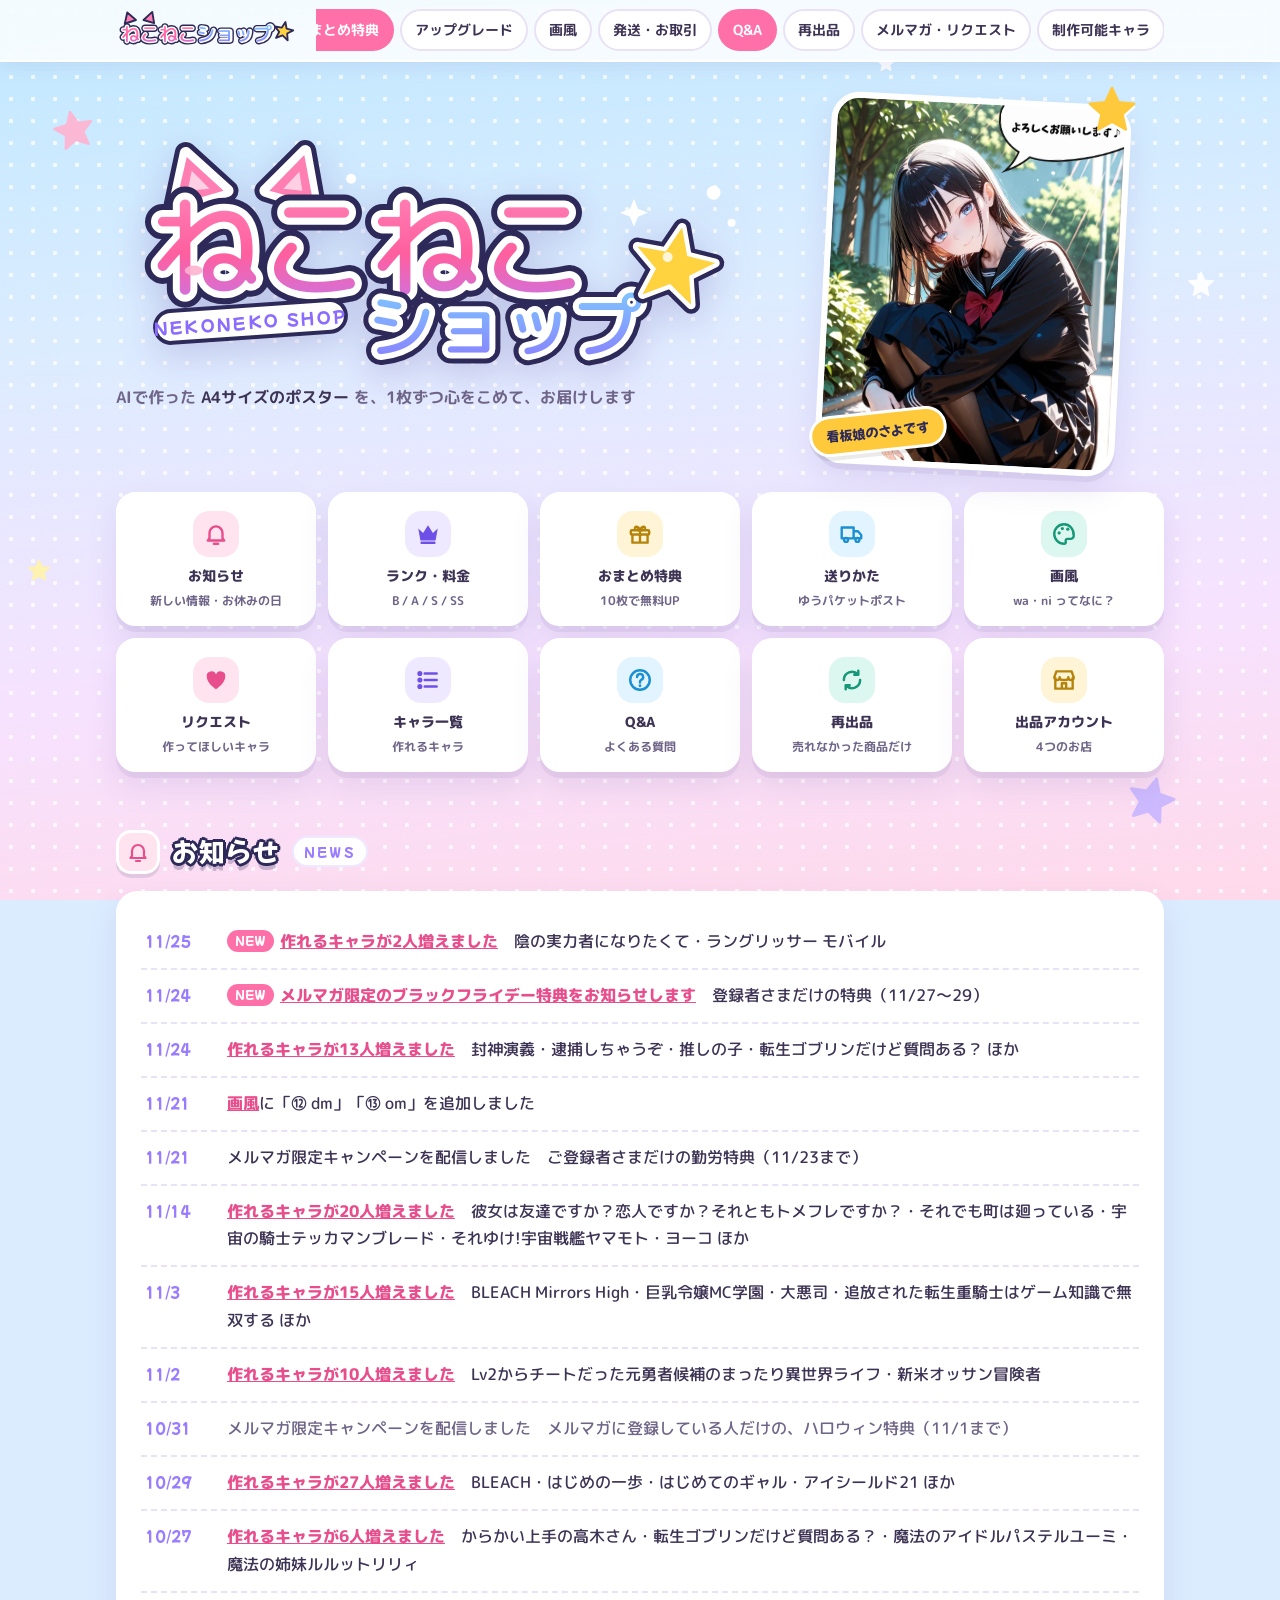
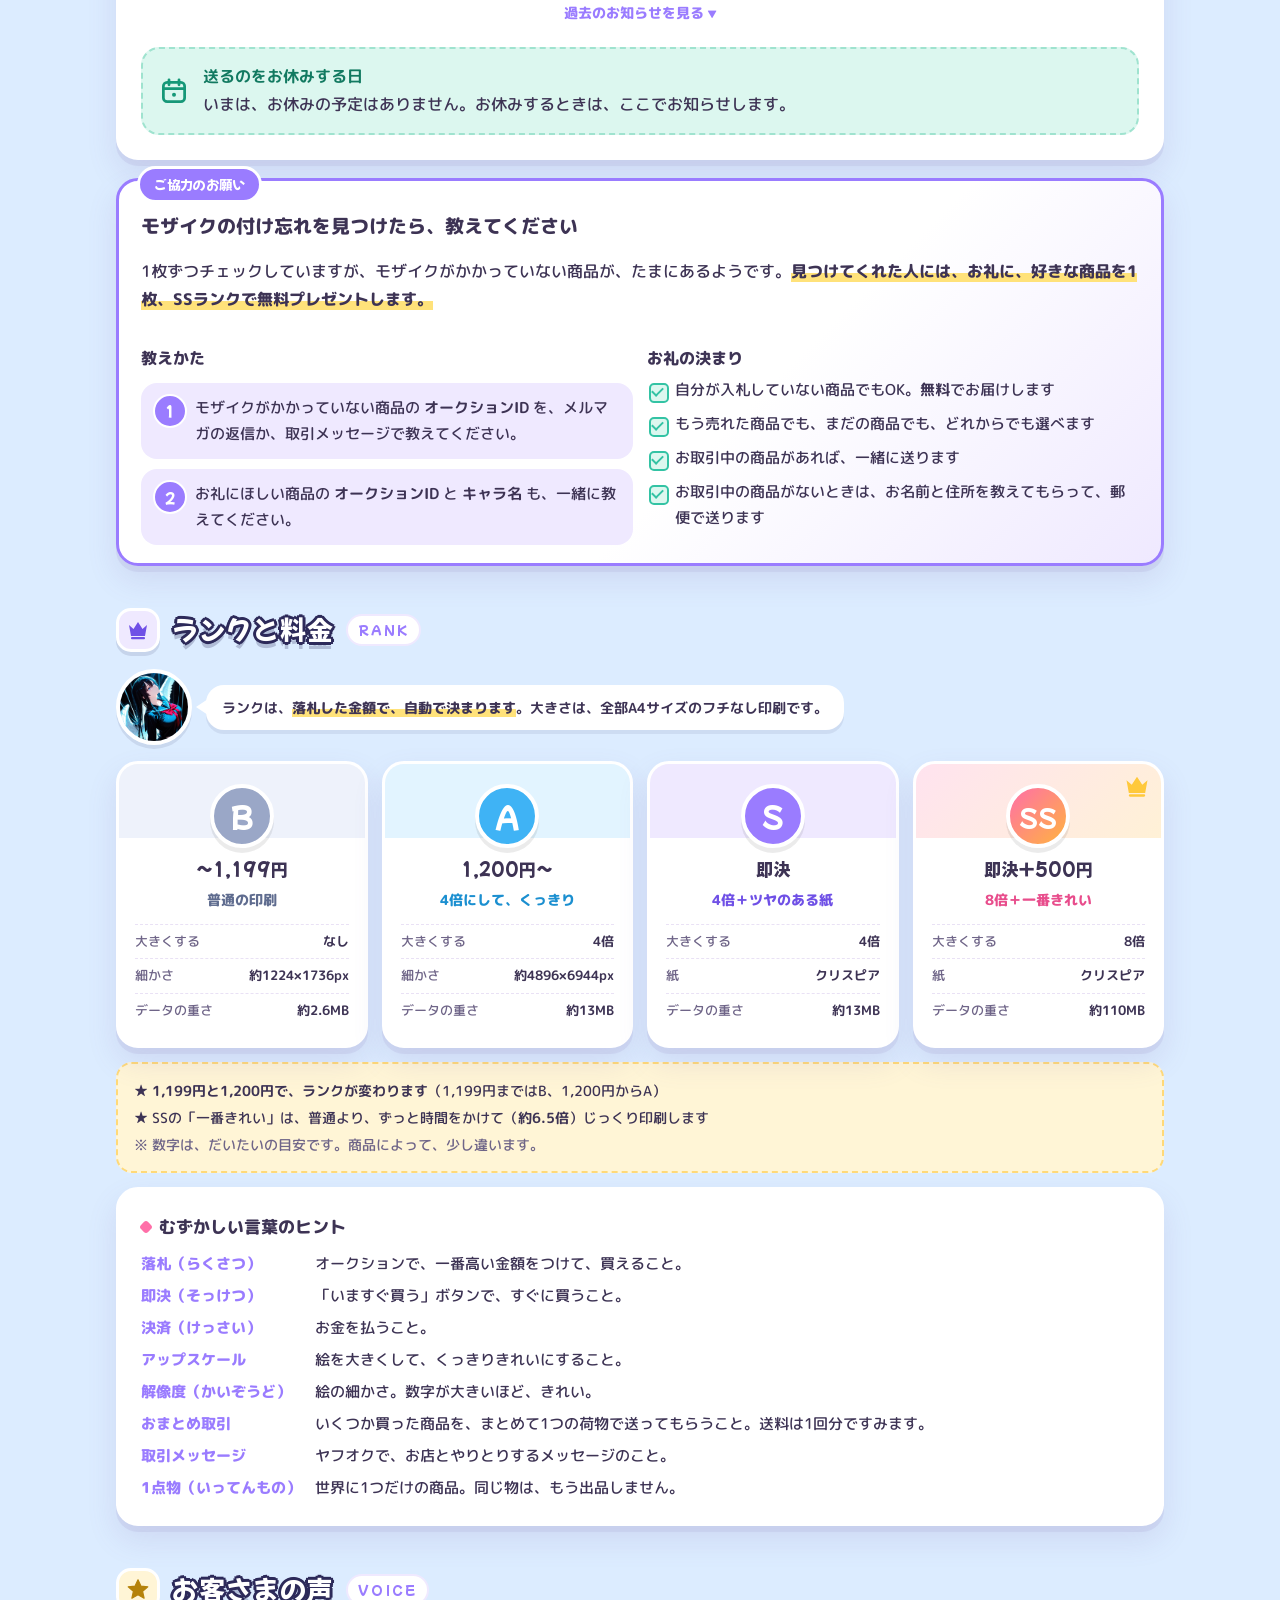
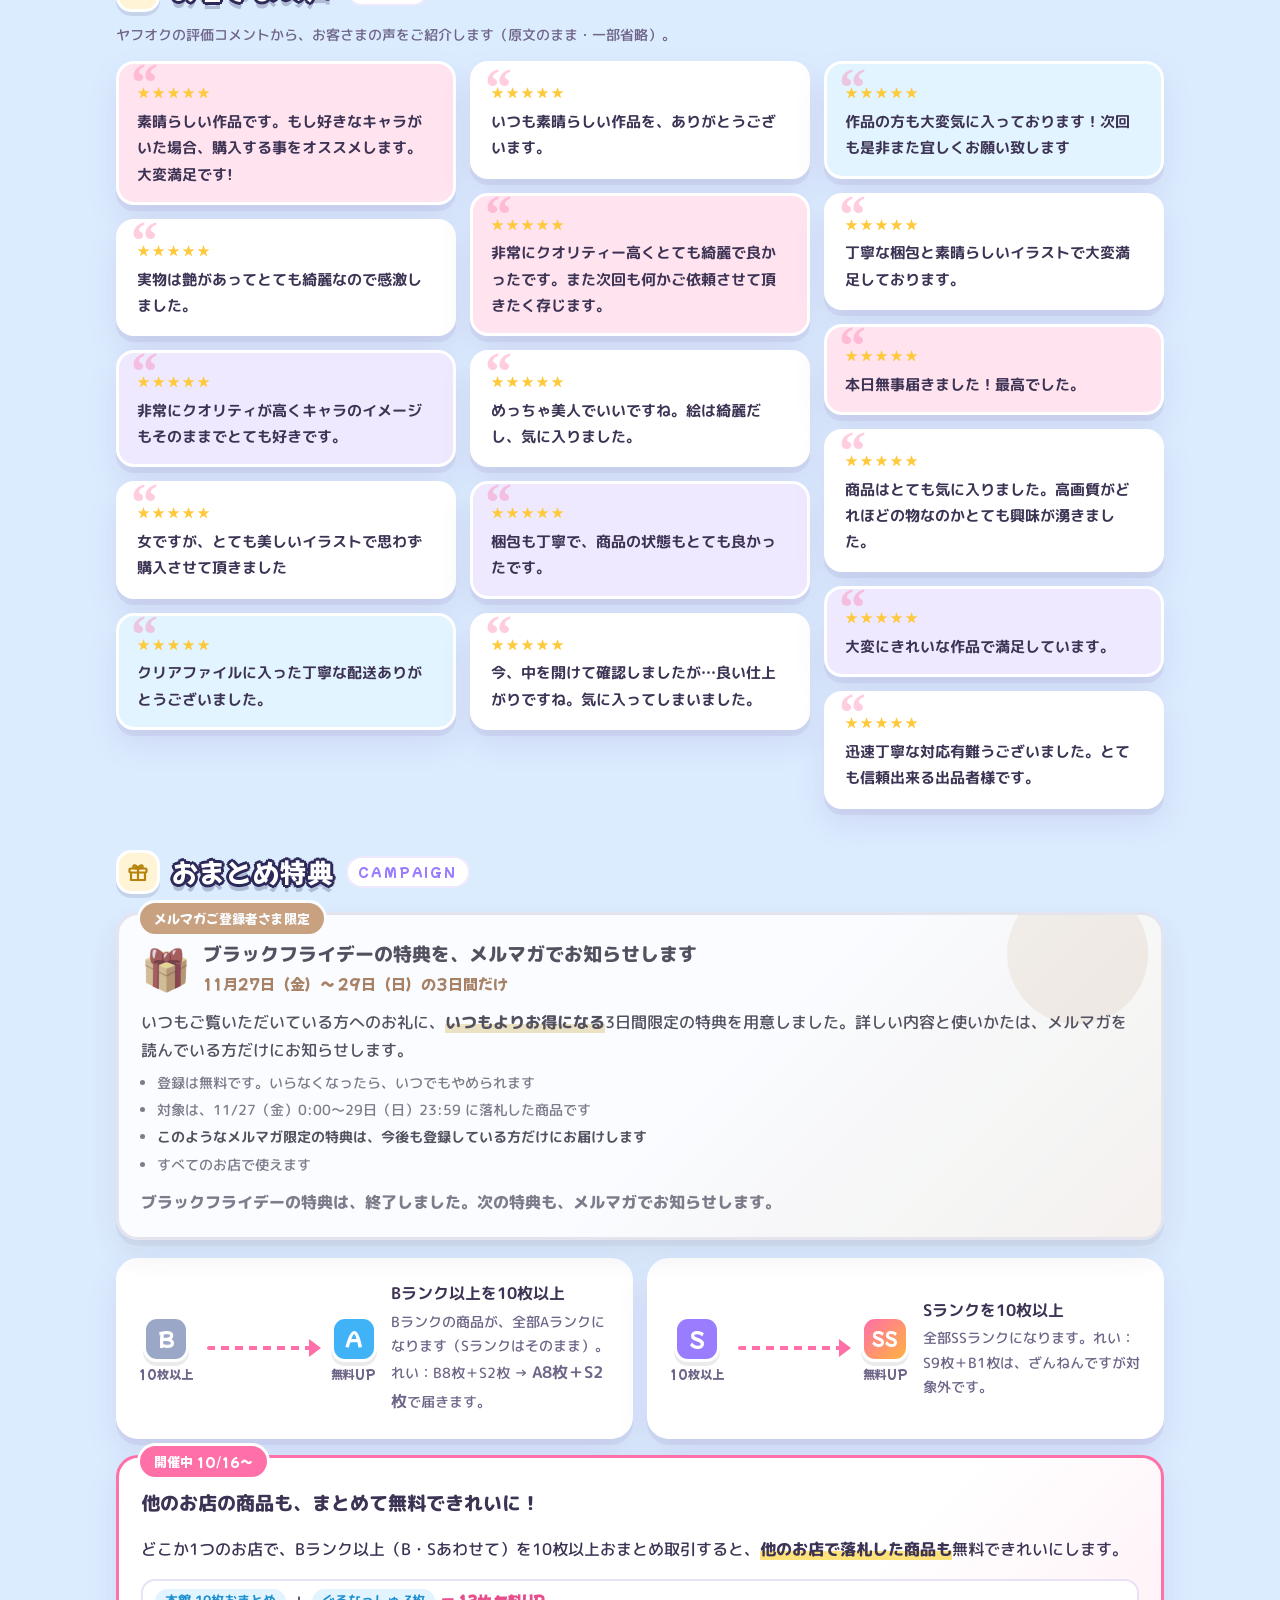
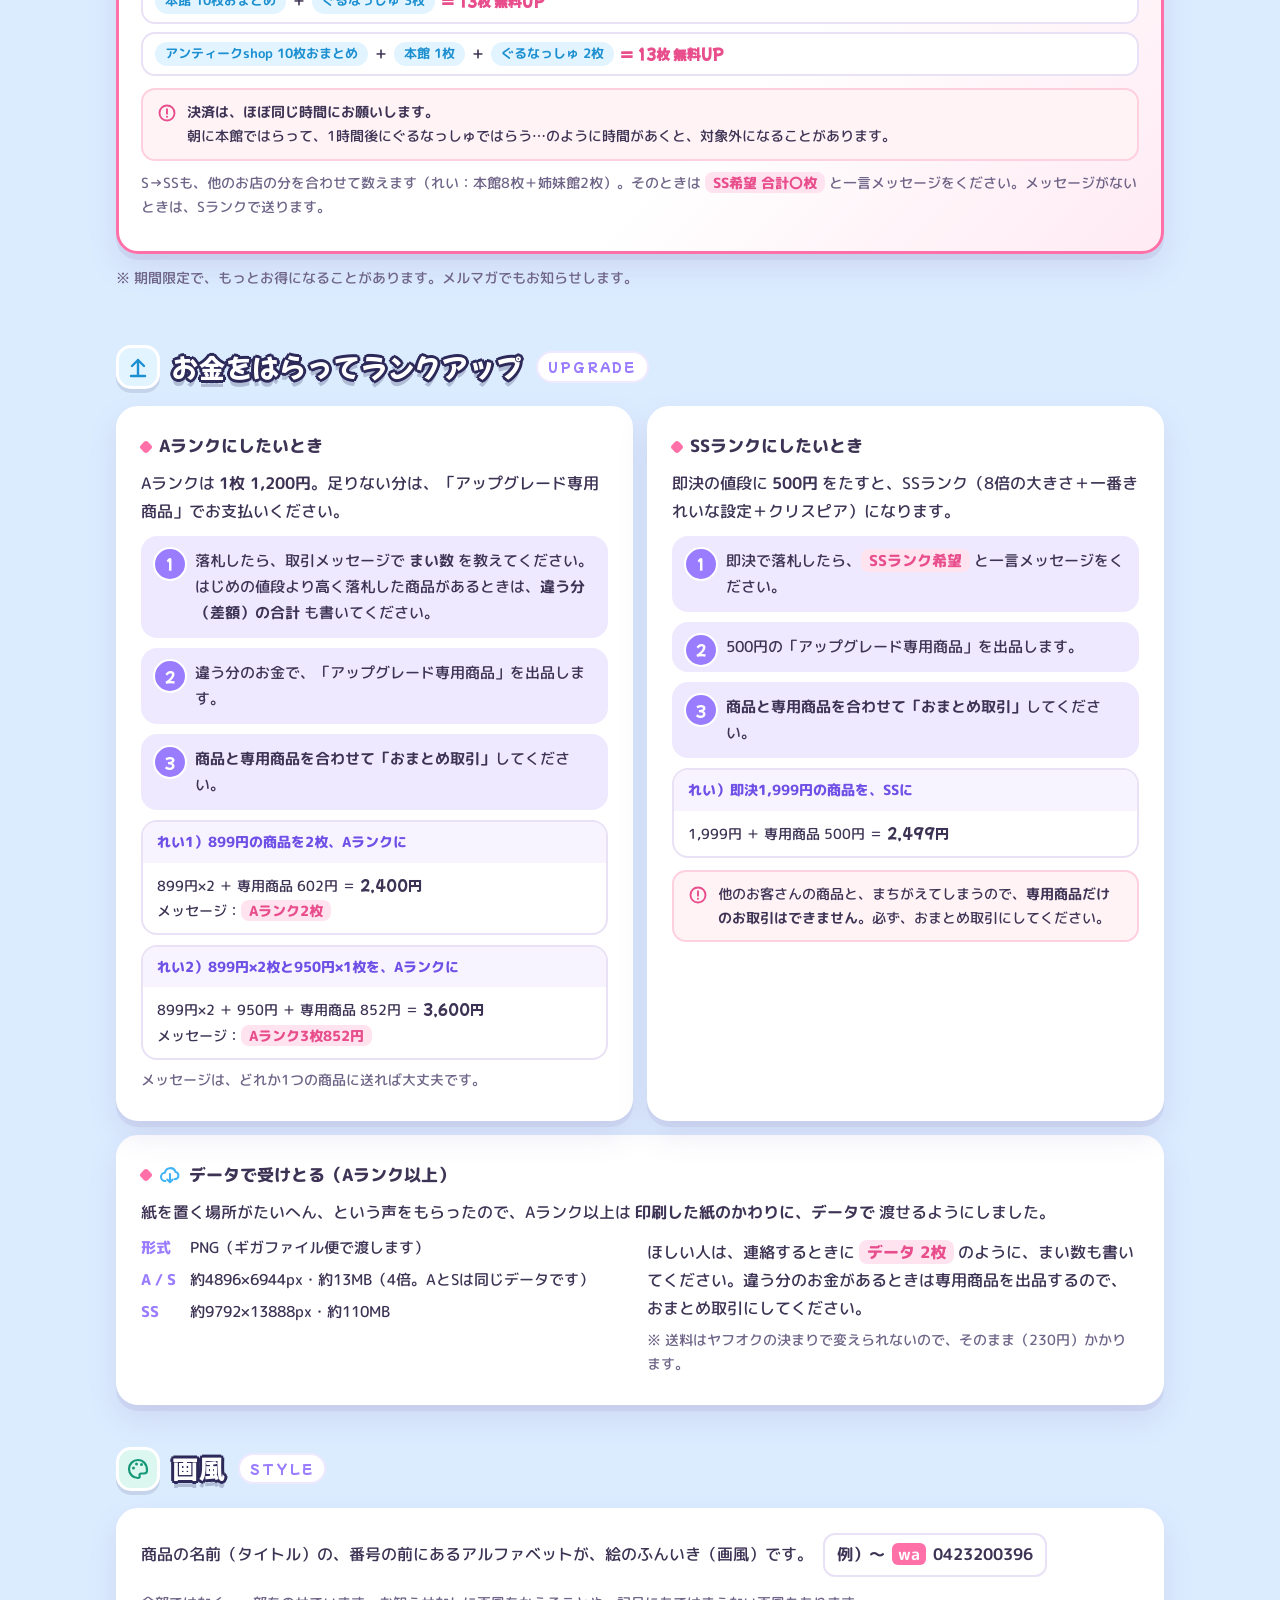
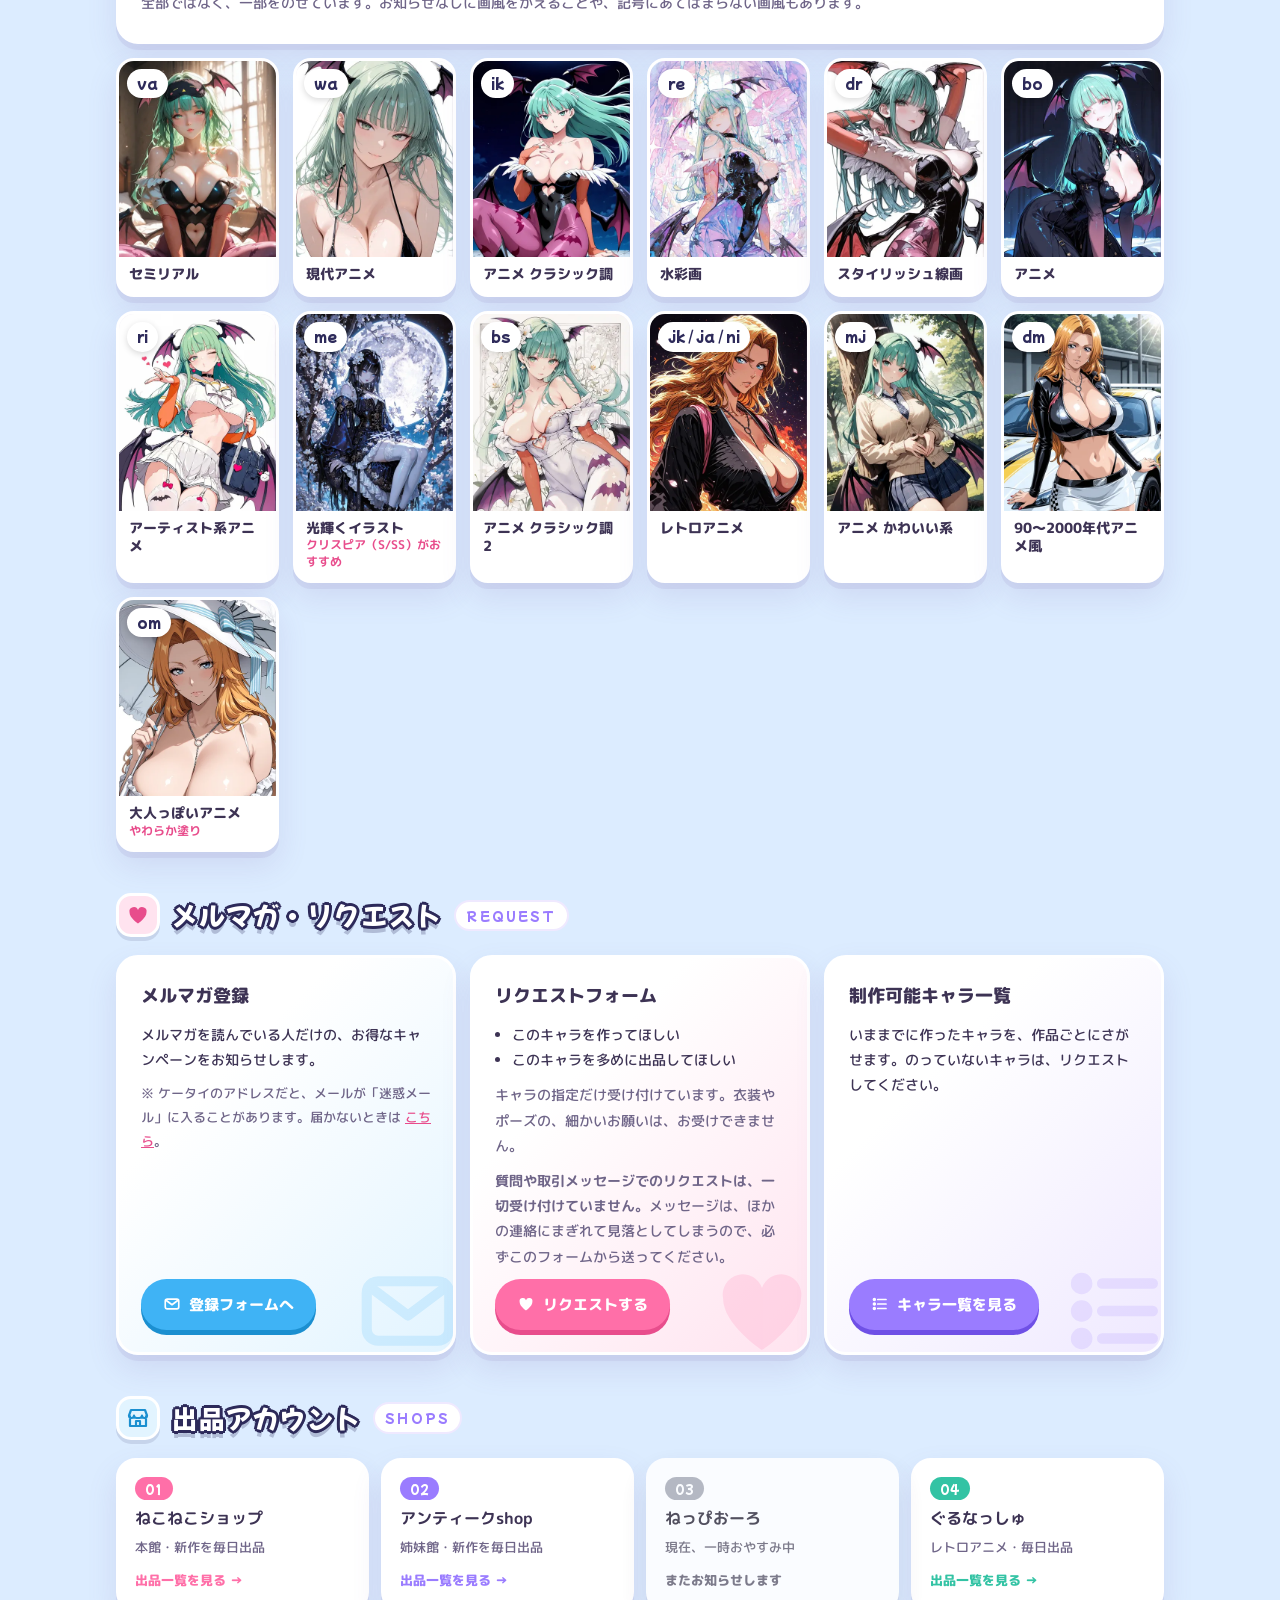
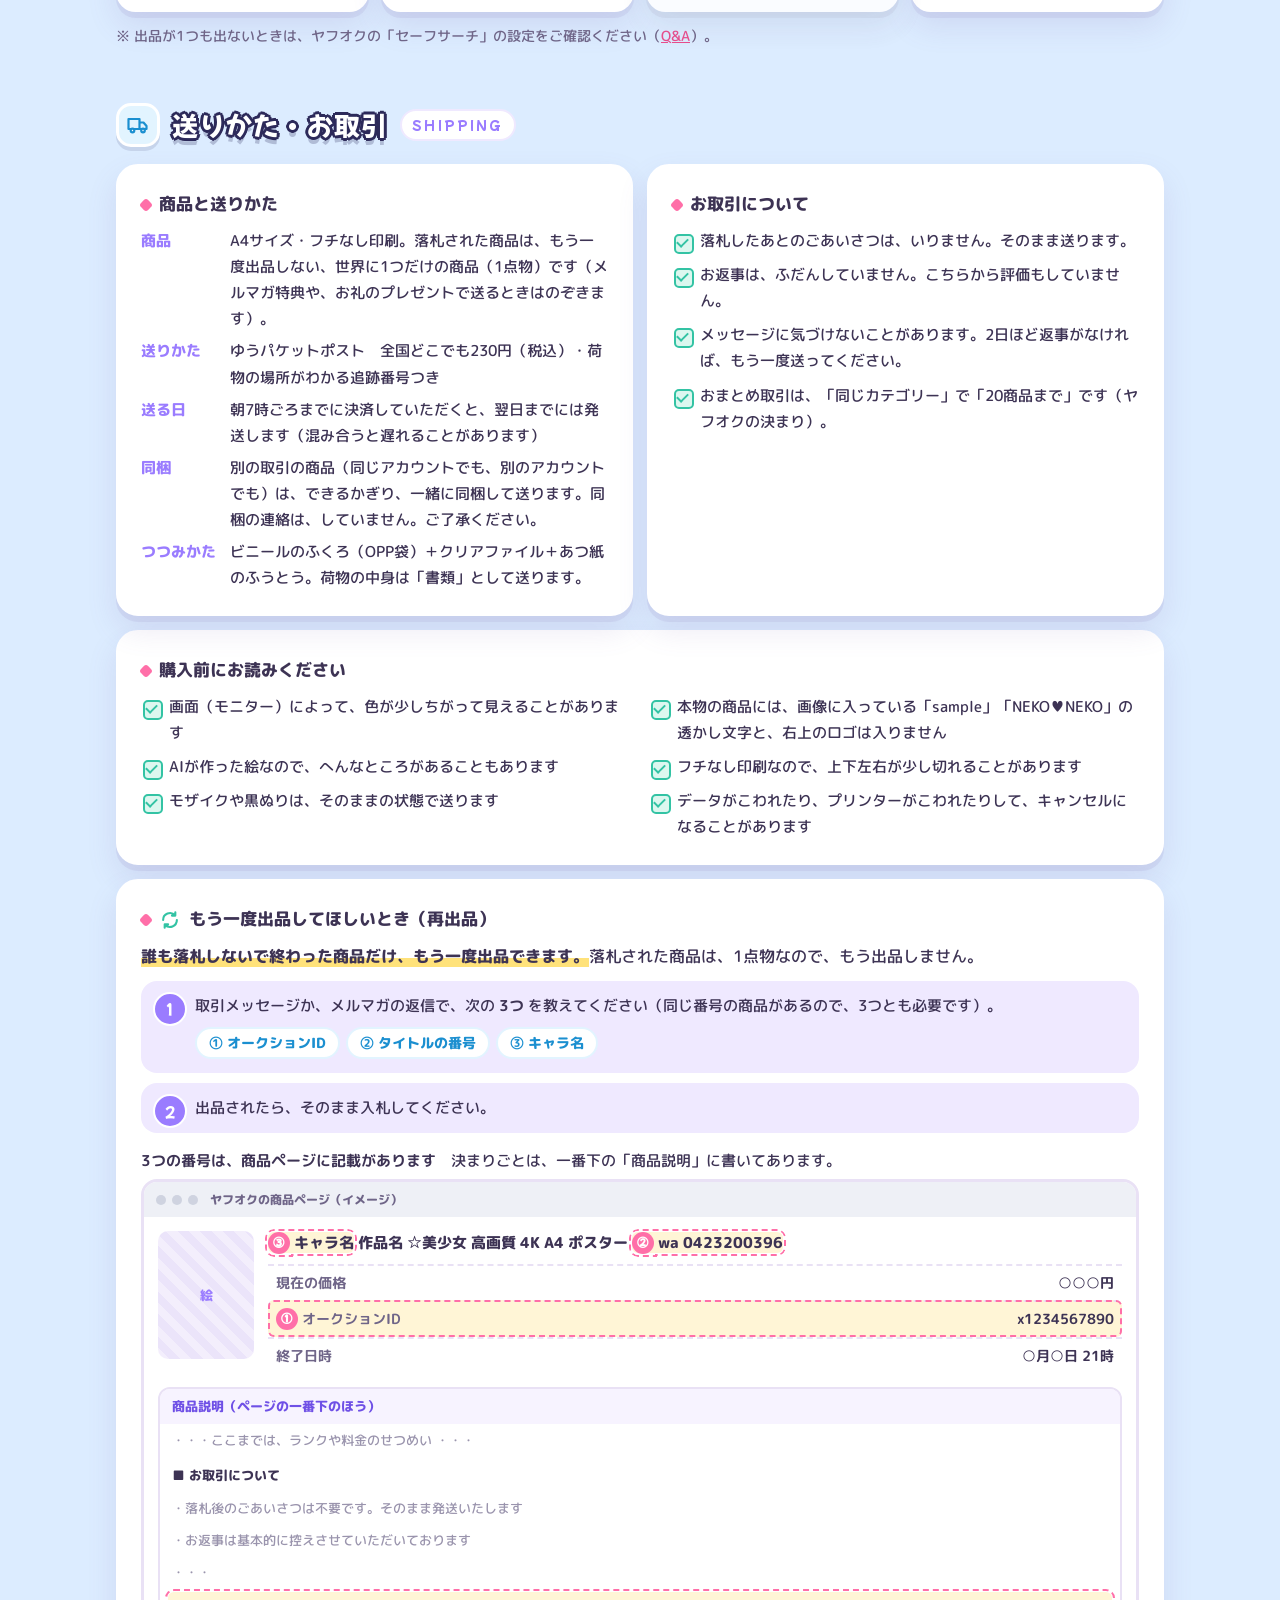
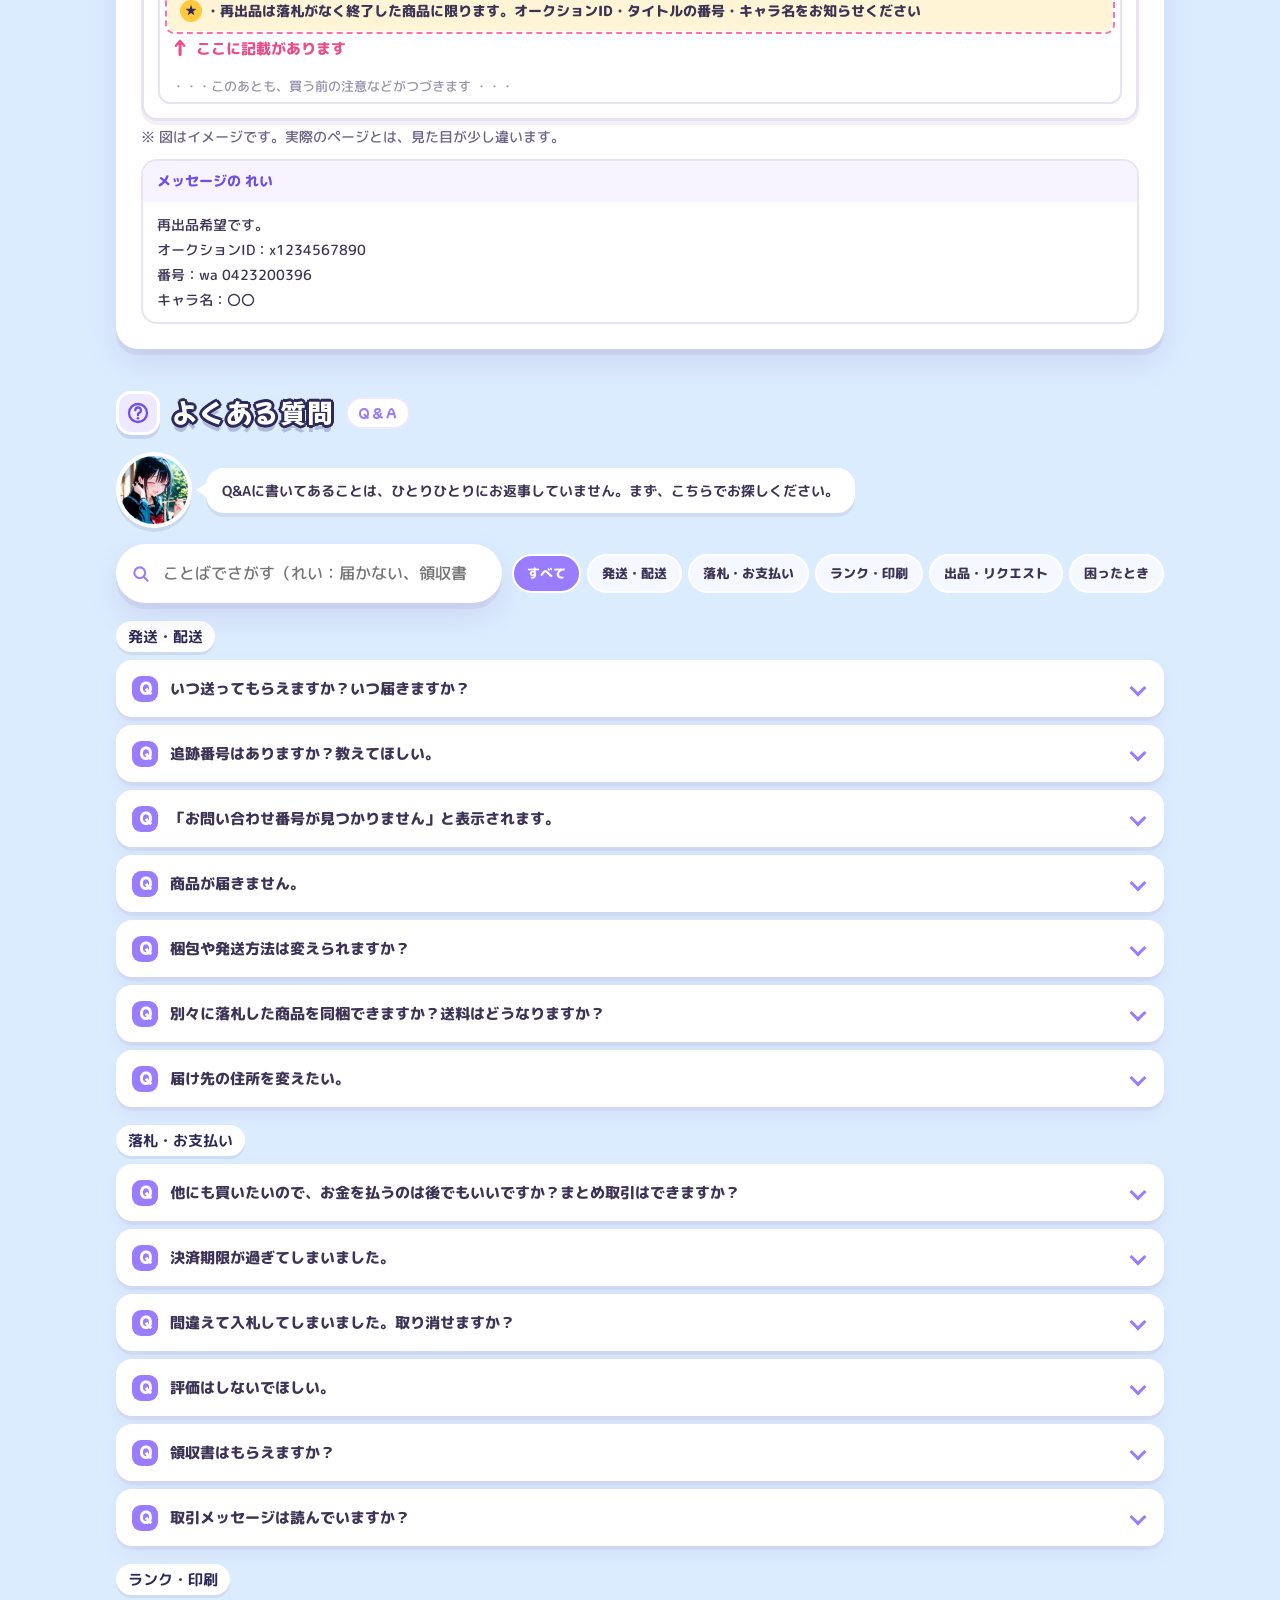
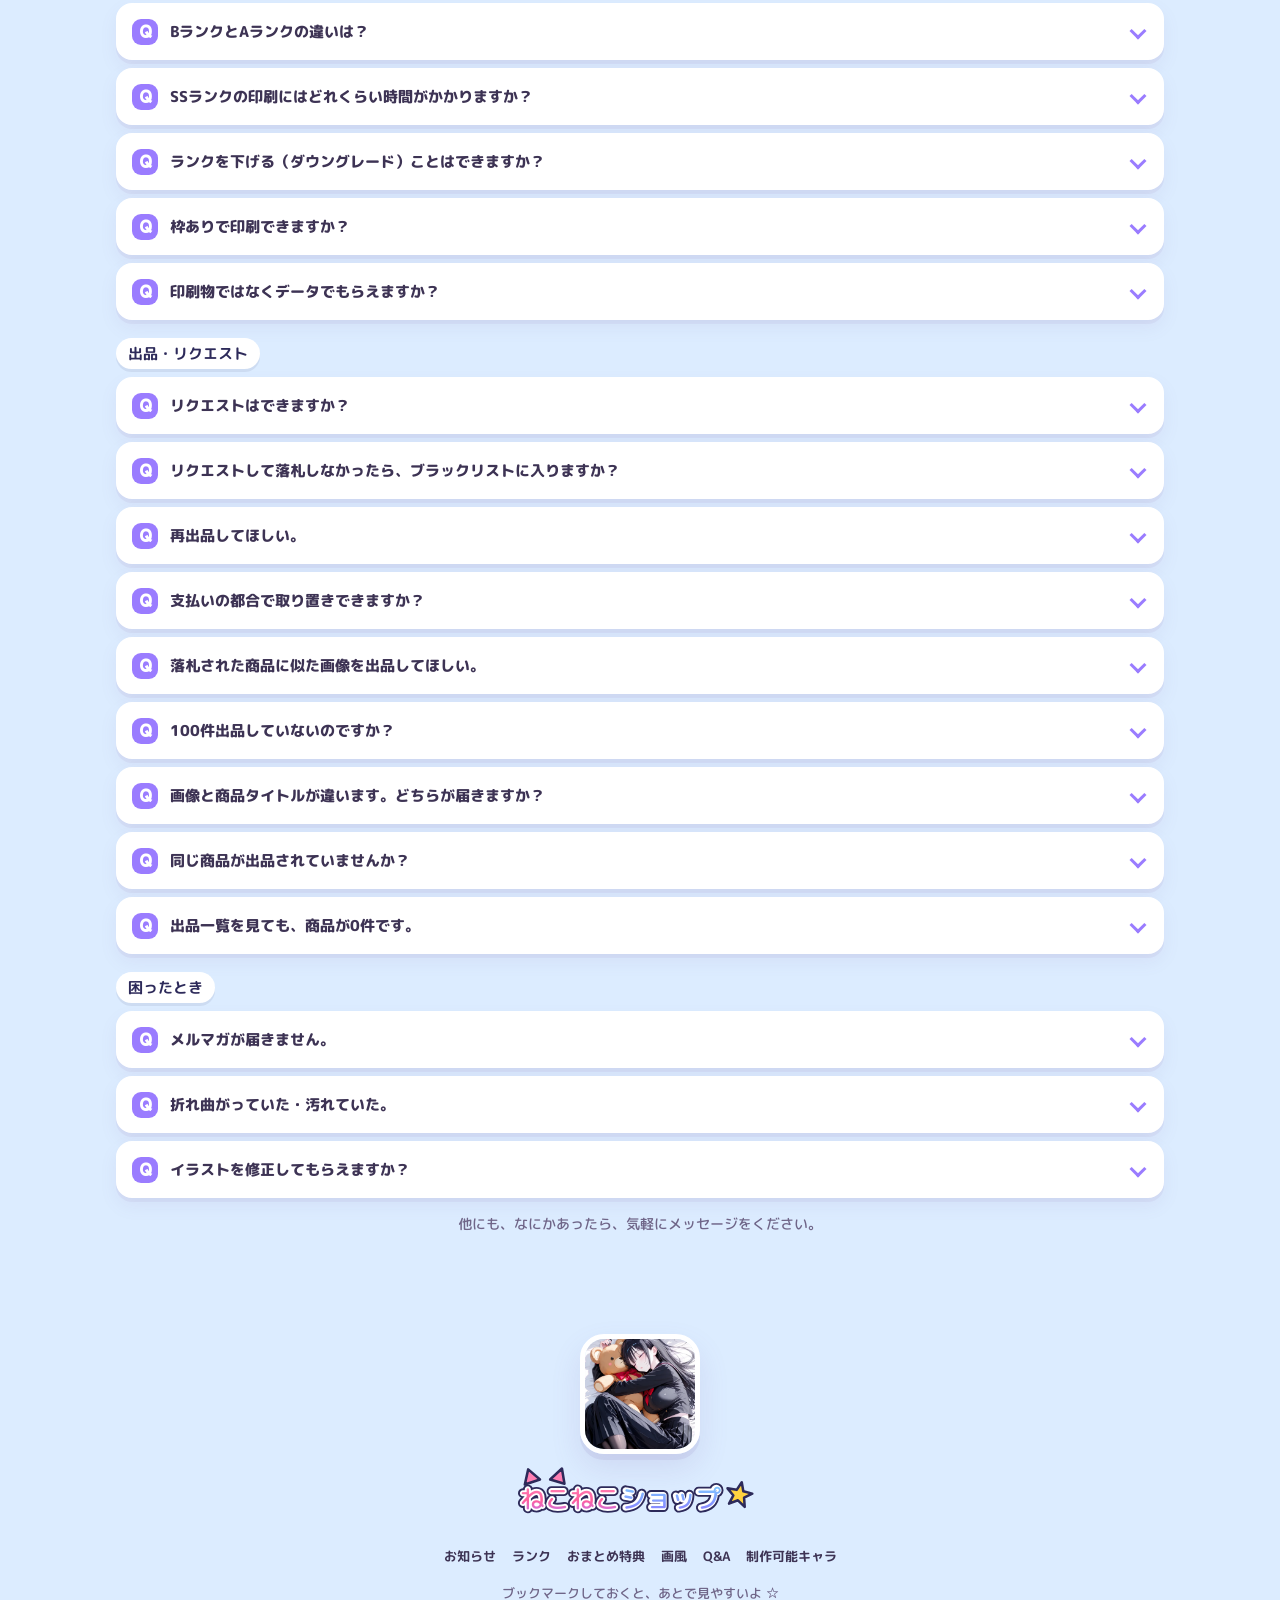
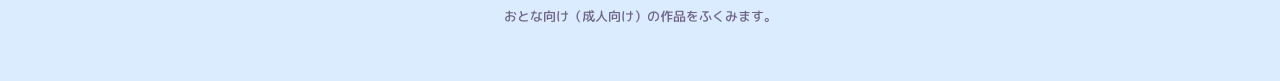
<file: index.html>
<!doctype html>
<html lang="ja">
<head>
<meta charset="utf-8">
<meta name="viewport" content="width=device-width,initial-scale=1">
<!-- Google tag (gtag.js) -->
<script async src="https://www.googletagmanager.com/gtag/js?id=G-HG3246N7RH"></script>
<script>
  window.dataLayer = window.dataLayer || [];
  function gtag(){dataLayer.push(arguments);}
  gtag('js', new Date());
  gtag('config', 'G-HG3246N7RH');
</script>
<title>ねこねこショップ☆ お知らせ</title>
<meta name="description" content="ねこねこショップ☆（ヤフオク）のお知らせ。品質ランク・おまとめ特典・発送・画風・Q&Aをまとめています。">
<meta name="theme-color" content="#ffb3d1">
<meta name="robots" content="noindex">
<link rel="icon" href="assets/img/favicon.svg" type="image/svg+xml">
<link rel="preconnect" href="https://fonts.googleapis.com">
<link rel="preconnect" href="https://fonts.gstatic.com" crossorigin>
<link href="https://fonts.googleapis.com/css2?family=M+PLUS+Rounded+1c:wght@500;700;800&family=Mochiy+Pop+One&display=swap" rel="stylesheet">
<link rel="stylesheet" href="assets/style.css?v=20261121">
</head>
<body>

<!--SPRITE-->
<!-- アイコン -->
<svg width="0" height="0" style="position:absolute" aria-hidden="true">
  <defs>
    <linearGradient id="lg-logo" x1="0" y1="0" x2="0" y2="1"><stop offset="0" stop-color="#ff8cbc"/><stop offset=".55" stop-color="#ff5f9e"/><stop offset="1" stop-color="#b77bff"/></linearGradient>
    <linearGradient id="lg-logo2" x1="0" y1="0" x2="0" y2="1"><stop offset="0" stop-color="#7cd3ff"/><stop offset="1" stop-color="#8b74ff"/></linearGradient>
  </defs>
  <symbol id="i-star" viewBox="0 0 24 24"><path fill="currentColor" d="M12 1.8l2.9 6.3 6.9.7-5.2 4.6 1.5 6.8L12 16.7l-6.1 3.5 1.5-6.8L2.2 8.8l6.9-.7z" stroke="currentColor" stroke-width="1.2" stroke-linejoin="round"/></symbol>
  <symbol id="i-bell" viewBox="0 0 24 24"><path fill="none" stroke="currentColor" stroke-width="2.2" stroke-linecap="round" stroke-linejoin="round" d="M6 16V11a6 6 0 1 1 12 0v5l1.5 2h-15zM10 21h4"/></symbol>
  <symbol id="i-crown" viewBox="0 0 24 24"><path fill="currentColor" d="M3 7l4.5 4L12 4l4.5 7L21 7l-2 11H5z"/><rect x="5" y="19" width="14" height="2.2" rx="1" fill="currentColor"/></symbol>
  <symbol id="i-gift" viewBox="0 0 24 24"><g fill="none" stroke="currentColor" stroke-width="2.2" stroke-linejoin="round"><rect x="3.5" y="8.5" width="17" height="4" rx="1"/><path d="M5 12.5V20h14v-7.5M12 8.5V20M12 8.5C10 4 6.5 5 7.5 7.4 8 8.4 12 8.5 12 8.5zM12 8.5c2-4.5 5.5-3.5 4.5-1.1-.5 1-4.5 1.1-4.5 1.1z"/></g></symbol>
  <symbol id="i-up" viewBox="0 0 24 24"><path fill="none" stroke="currentColor" stroke-width="2.4" stroke-linecap="round" stroke-linejoin="round" d="M12 20V5M6 11l6-6 6 6M5 21h14"/></symbol>
  <symbol id="i-palette" viewBox="0 0 24 24"><path fill="none" stroke="currentColor" stroke-width="2.2" d="M12 3a9 9 0 1 0 0 18c1.4 0 2-1 1.6-2.1-.5-1.3.4-2.4 1.7-2.4H18a3 3 0 0 0 3-3C21 7 17 3 12 3z"/><circle cx="7.5" cy="11" r="1.5" fill="currentColor"/><circle cx="10.5" cy="7" r="1.5" fill="currentColor"/><circle cx="15.5" cy="7.5" r="1.5" fill="currentColor"/></symbol>
  <symbol id="i-shop" viewBox="0 0 24 24"><path fill="none" stroke="currentColor" stroke-width="2.2" stroke-linejoin="round" d="M4 9.5V20h16V9.5M3 9.5L5 4h14l2 5.5c0 1.5-1.2 2.5-2.6 2.5S16 11 16 9.5c0 1.5-1.3 2.5-2.7 2.5h-2.6C9.3 12 8 11 8 9.5 8 11 6.9 12 5.6 12S3 11 3 9.5zM10 20v-5h4v5"/></symbol>
  <symbol id="i-mail" viewBox="0 0 24 24"><g fill="none" stroke="currentColor" stroke-width="2.2" stroke-linejoin="round"><rect x="3" y="5.5" width="18" height="13" rx="2.5"/><path d="M4 7l8 6 8-6"/></g></symbol>
  <symbol id="i-heart" viewBox="0 0 24 24"><path fill="currentColor" d="M12 20.5S3.5 15 3.5 9.2A4.4 4.4 0 0 1 12 7a4.4 4.4 0 0 1 8.5 2.2C20.5 15 12 20.5 12 20.5z"/></symbol>
  <symbol id="i-list" viewBox="0 0 24 24"><g fill="none" stroke="currentColor" stroke-width="2.3" stroke-linecap="round"><path d="M9 6h11M9 12h11M9 18h11"/><circle cx="4.5" cy="6" r="1.2" fill="currentColor"/><circle cx="4.5" cy="12" r="1.2" fill="currentColor"/><circle cx="4.5" cy="18" r="1.2" fill="currentColor"/></g></symbol>
  <symbol id="i-q" viewBox="0 0 24 24"><g fill="none" stroke="currentColor" stroke-width="2.3" stroke-linecap="round"><circle cx="12" cy="12" r="9"/><path d="M9.3 9.3a2.8 2.8 0 1 1 3.8 2.6c-.7.3-1.1.9-1.1 1.7v.6"/></g><circle cx="12" cy="17.3" r="1.3" fill="currentColor"/></symbol>
  <symbol id="i-truck" viewBox="0 0 24 24"><g fill="none" stroke="currentColor" stroke-width="2.2" stroke-linejoin="round"><path d="M2.5 6h11v10h-11zM13.5 9.5h4l3 3.5V16h-7z"/><circle cx="6.5" cy="17.5" r="1.8" fill="#fff"/><circle cx="17" cy="17.5" r="1.8" fill="#fff"/></g></symbol>
  <symbol id="i-check" viewBox="0 0 24 24"><g fill="none" stroke="currentColor" stroke-width="2.3" stroke-linecap="round" stroke-linejoin="round"><rect x="3.5" y="3.5" width="17" height="17" rx="4"/><path d="M8 12.3l2.7 2.7L16.3 9"/></g></symbol>
  <symbol id="i-search" viewBox="0 0 24 24"><g fill="none" stroke="currentColor" stroke-width="2.5" stroke-linecap="round"><circle cx="10.5" cy="10.5" r="6.5"/><path d="M15.5 15.5L20 20"/></g></symbol>
  <symbol id="i-top" viewBox="0 0 24 24"><path fill="none" stroke="currentColor" stroke-width="2.8" stroke-linecap="round" stroke-linejoin="round" d="M6 14l6-6 6 6"/></symbol>
  <symbol id="i-alert" viewBox="0 0 24 24"><g fill="none" stroke="currentColor" stroke-width="2.3" stroke-linecap="round"><circle cx="12" cy="12" r="9"/><path d="M12 7.5v5.5"/></g><circle cx="12" cy="16.5" r="1.3" fill="currentColor"/></symbol>
  <symbol id="i-data" viewBox="0 0 24 24"><g fill="none" stroke="currentColor" stroke-width="2.2" stroke-linecap="round" stroke-linejoin="round"><path d="M7 18.5a4.5 4.5 0 0 1-.6-9A6 6 0 0 1 18 8.6a4 4 0 0 1-.5 7.9"/><path d="M12 11v9M9 17l3 3 3-3"/></g></symbol>
  <symbol id="i-cal" viewBox="0 0 24 24"><g fill="none" stroke="currentColor" stroke-width="2.2" stroke-linecap="round"><rect x="3.5" y="5" width="17" height="15.5" rx="3"/><path d="M3.5 10h17M8 3v4M16 3v4"/></g><circle cx="12" cy="15" r="1.6" fill="currentColor"/></symbol>
  <symbol id="i-paw" viewBox="0 0 24 24"><g fill="currentColor"><ellipse cx="12" cy="16" rx="5" ry="4.2"/><ellipse cx="5.5" cy="10.5" rx="2" ry="2.6"/><ellipse cx="9.3" cy="6.4" rx="2" ry="2.7"/><ellipse cx="14.7" cy="6.4" rx="2" ry="2.7"/><ellipse cx="18.5" cy="10.5" rx="2" ry="2.6"/></g></symbol>
  <symbol id="i-redo" viewBox="0 0 24 24"><path fill="none" stroke="currentColor" stroke-width="2.3" stroke-linecap="round" stroke-linejoin="round" d="M4.5 12a7.5 7.5 0 0 1 13-5.1M19.5 12a7.5 7.5 0 0 1-13 5.1M17.8 3.5v3.7h-3.7M6.2 20.5v-3.7h3.7"/></symbol>
  <symbol id="i-out" viewBox="0 0 24 24"><path fill="none" stroke="currentColor" stroke-width="2.4" stroke-linecap="round" stroke-linejoin="round" d="M14 4h6v6M20 4l-9 9M18 14v5a1 1 0 0 1-1 1H5a1 1 0 0 1-1-1V7a1 1 0 0 1 1-1h5"/></symbol>

  <!-- ロゴ（大） -->
  <symbol id="logo-big" viewBox="0 0 640 230">
    <g font-family="Mochiy Pop One, M PLUS Rounded 1c, sans-serif" text-anchor="start">
      <!-- ねこみみ -->
      <g stroke-linejoin="round">
        <path d="M58 70 L70 14 L112 52 Z M150 52 L190 12 L200 68 Z" fill="#2d2a5a" stroke="#2d2a5a" stroke-width="22"/>
        <path d="M58 70 L70 14 L112 52 Z M150 52 L190 12 L200 68 Z" fill="#fff" stroke="#fff" stroke-width="12"/>
        <path d="M60 66 L71 18 L108 52 Z M154 52 L189 16 L198 64 Z" fill="#ff7fb3"/>
        <path d="M72 52 L76 32 L94 50 Z M168 50 L184 33 L187 52 Z" fill="#ffd0e3"/>
      </g>
      <g font-size="112" letter-spacing="-2">
        <text x="34" y="150" fill="#2d2a5a" stroke="#2d2a5a" stroke-width="26" stroke-linejoin="round">ねこねこ</text>
        <text x="34" y="150" fill="#fff" stroke="#fff" stroke-width="14" stroke-linejoin="round">ねこねこ</text>
        <text x="34" y="150" fill="url(#lg-logo)">ねこねこ</text>
      </g>
      <g font-size="70" letter-spacing="-1">
        <text x="250" y="214" fill="#2d2a5a" stroke="#2d2a5a" stroke-width="22" stroke-linejoin="round">ショップ</text>
        <text x="250" y="214" fill="#fff" stroke="#fff" stroke-width="12" stroke-linejoin="round">ショップ</text>
        <text x="250" y="214" fill="url(#lg-logo2)">ショップ</text>
      </g>
      <!-- ほっぺ -->
      <ellipse cx="78" cy="132" rx="9" ry="5" fill="#ffb3cf" opacity=".9"/>
      <!-- 星 -->
      <g transform="translate(560 128) rotate(12)">
        <path d="M0 -40 L11 -13 L40 -12 L17 6 L25 34 L0 18 L-25 34 L-17 6 L-40 -12 L-11 -13 Z" fill="#2d2a5a" stroke="#2d2a5a" stroke-width="18" stroke-linejoin="round"/>
        <path d="M0 -40 L11 -13 L40 -12 L17 6 L25 34 L0 18 L-25 34 L-17 6 L-40 -12 L-11 -13 Z" fill="#fff" stroke="#fff" stroke-width="9" stroke-linejoin="round"/>
        <path d="M0 -40 L11 -13 L40 -12 L17 6 L25 34 L0 18 L-25 34 L-17 6 L-40 -12 L-11 -13 Z" fill="#ffd23f"/>
        <circle cx="-8" cy="-8" r="5" fill="#fff" opacity=".8"/>
      </g>
      <!-- リボン -->
      <g transform="translate(36 172) rotate(-4)">
        <rect x="0" y="0" width="196" height="36" rx="18" fill="#2d2a5a"/>
        <rect x="4" y="4" width="188" height="28" rx="14" fill="#fff"/>
        <text x="98" y="25" font-family="Mochiy Pop One, sans-serif" font-size="15.5" letter-spacing="2.4" fill="#8b6cff" text-anchor="middle">NEKONEKO SHOP</text>
      </g>
      <g fill="#fff"><circle cx="600" cy="54" r="7"/><circle cx="618" cy="84" r="4"/><circle cx="236" cy="40" r="5"/></g>
      <path d="M520 60 l4 10 10 4 -10 4 -4 10 -4 -10 -10 -4 10 -4z" fill="#fff"/>
    </g>
  </symbol>

  <!-- ロゴ（ヘッダー用・横長） -->
  <symbol id="logo-bar" viewBox="0 0 300 64">
    <g font-family="Mochiy Pop One, M PLUS Rounded 1c, sans-serif" font-size="30">
      <path d="M14 22 L18 4 L32 16 Z M44 16 L58 3 L61 21 Z" fill="#ff7fb3" stroke="#2d2a5a" stroke-width="3" stroke-linejoin="round"/>
      <text x="8" y="50" fill="#2d2a5a" stroke="#2d2a5a" stroke-width="9" stroke-linejoin="round">ねこねこショップ</text>
      <text x="8" y="50" fill="#fff" stroke="#fff" stroke-width="4.5" stroke-linejoin="round">ねこねこショップ</text>
      <text x="8" y="50" fill="url(#lg-logo)">ねこねこ</text>
      <text x="128" y="50" fill="url(#lg-logo2)">ショップ</text>
      <g transform="translate(268 34) rotate(12)"><path d="M0 -15 L4 -5 L15 -4.5 L6.5 2.3 L9.5 12.8 L0 6.8 L-9.5 12.8 L-6.5 2.3 L-15 -4.5 L-4 -5 Z" fill="#ffd23f" stroke="#2d2a5a" stroke-width="3" stroke-linejoin="round"/></g>
    </g>
  </symbol>
</svg>
<!--/SPRITE-->

<div class="sky-deco" aria-hidden="true">
  <svg class="s1" viewBox="0 0 24 24"><use href="#i-star"/></svg>
  <svg class="s2" viewBox="0 0 24 24"><use href="#i-star"/></svg>
  <svg class="s3" viewBox="0 0 24 24"><use href="#i-star"/></svg>
  <svg class="s4" viewBox="0 0 24 24"><use href="#i-star"/></svg>
  <svg class="s5" viewBox="0 0 24 24"><use href="#i-star"/></svg>
</div>

<header class="topbar">
  <div class="wrap">
    <a class="brand" href="#top" aria-label="ねこねこショップ☆ トップへ"><svg viewBox="0 0 300 64"><use href="#logo-bar"/></svg></a>
    <nav class="nav" aria-label="ページ内メニュー">
      <a href="#news">お知らせ</a>
      <a href="#rank">ランク・料金</a>
      <a href="#voice">お客さまの声</a>
      <a href="#campaign" class="hot">おまとめ特典</a>
      <a href="#upgrade">アップグレード</a>
      <a href="#style">画風</a>
      <a href="#trade">発送・お取引</a>
      <a href="#qa">Q&amp;A</a>
      <a href="#resale">再出品</a>
      <a href="#mail">メルマガ・リクエスト</a>
      <a href="list.html">制作可能キャラ</a>
    </nav>
  </div>
</header>

<main id="top">

<!-- ===== ヒーロー ===== -->
<section class="hero">
  <div class="wrap hero-main">
    <div class="hero-text">
      <div class="hero-logo"><svg viewBox="0 0 640 230" role="img" aria-label="ねこねこショップ☆"><use href="#logo-big"/></svg></div>
      <p class="hero-lead">AIで作った <b>A4サイズのポスター</b> を、1枚ずつ心をこめて、お届けします</p>
      <a class="latest" href="#bf" data-until="2026-11-30">
        <span class="badge">PICK UP</span>
        <span class="t">11/27〜29　メルマガ登録者さま限定のブラックフライデー特典</span>
        <span class="go"><svg width="16" height="16" style="transform:rotate(90deg)"><use href="#i-top"/></svg></span>
      </a>
    </div>
    <div class="hero-pic">
      <div class="frame"><img src="assets/img/sayo_hello.webp" alt="看板娘のさよ「よろしくお願いします♪」" width="720" height="1020" fetchpriority="high"></div>
      <span class="tag">看板娘のさよです</span>
      <svg class="star" viewBox="0 0 24 24" aria-hidden="true"><use href="#i-star"/></svg>
    </div>
  </div>
  <div class="wrap">
    <!-- スマホだけに出す「キャラ一覧」大ボタン -->
    <a class="sp-list" href="list.html">
      <span class="pic"><img src="assets/img/sayo_conbini.webp" alt="" loading="lazy" width="720" height="1020"></span>
      <span class="txt"><span class="nb">NEW あり</span><b>制作可能キャラ一覧</b><small>作品名やキャラ名で、さがせます</small></span>
      <span class="go"><svg width="18" height="18" style="transform:rotate(90deg)"><use href="#i-top"/></svg></span>
    </a>
    <nav class="quick" aria-label="よく見られる項目">
      <a href="#news"><span class="ic c-pink"><svg><use href="#i-bell"/></svg></span>お知らせ<small>新しい情報・お休みの日</small></a>
      <a href="#rank"><span class="ic c-lav"><svg><use href="#i-crown"/></svg></span>ランク・料金<small>B / A / S / SS</small></a>
      <a href="#campaign"><span class="ic c-sun"><svg><use href="#i-gift"/></svg></span>おまとめ特典<small>10枚で無料UP</small></a>
      <a href="#trade"><span class="ic c-sky"><svg><use href="#i-truck"/></svg></span>送りかた<small>ゆうパケットポスト</small></a>
      <a href="#style"><span class="ic c-mint"><svg><use href="#i-palette"/></svg></span>画風<small>wa・ni ってなに？</small></a>
      <a href="#mail"><span class="ic c-pink"><svg><use href="#i-heart"/></svg></span>リクエスト<small>作ってほしいキャラ</small></a>
      <a href="list.html"><span class="ic c-lav"><svg><use href="#i-list"/></svg></span>キャラ一覧<small>作れるキャラ</small></a>
      <a href="#qa"><span class="ic c-sky"><svg><use href="#i-q"/></svg></span>Q&amp;A<small>よくある質問</small></a>
      <a href="#resale"><span class="ic c-mint"><svg><use href="#i-redo"/></svg></span>再出品<small>売れなかった商品だけ</small></a>
      <a href="#shops"><span class="ic c-sun"><svg><use href="#i-shop"/></svg></span>出品アカウント<small>4つのお店</small></a>
    </nav>
  </div>
</section>

<!-- ===== お知らせ ===== -->
<section class="block" id="news">
  <div class="wrap">
    <div class="sec-title"><span class="ic c-pink"><svg><use href="#i-bell"/></svg></span><h2>お知らせ</h2><span class="en">NEWS</span></div>
    <div class="card">
      <!-- 新しいお知らせは一番上に追加してください -->
      <ul class="news">
        <li><time>11/25</time><div><span class="new">NEW</span><a href="list.html#g-NEW">作れるキャラが2人増えました</a>　陰の実力者になりたくて・ラングリッサー モバイル</div></li>
        <li><time>11/24</time><div><span class="new">NEW</span><a href="#bf">メルマガ限定のブラックフライデー特典をお知らせします</a>　登録者さまだけの特典（11/27〜29）</div></li>
        <li><time>11/24</time><div><a href="list.html#g-NEW">作れるキャラが13人増えました</a>　封神演義・逮捕しちゃうぞ・推しの子・転生ゴブリンだけど質問ある？ ほか</div></li>
        <li><time>11/21</time><div><a href="#style">画風</a>に「⑫ dm」「⑬ om」を追加しました</div></li>
        <li><time>11/21</time><div>メルマガ限定キャンペーンを配信しました　ご登録者さまだけの勤労特典（11/23まで）</div></li>
        <li><time>11/14</time><div><a href="list.html#g-NEW">作れるキャラが20人増えました</a>　彼女は友達ですか？恋人ですか？それともトメフレですか？・それでも町は廻っている・宇宙の騎士テッカマンブレード・それゆけ!宇宙戦艦ヤマモト・ヨーコ ほか</div></li>
        <li><time>11/3</time><div><a href="list.html#g-NEW">作れるキャラが15人増えました</a>　BLEACH Mirrors High・巨乳令嬢MC学園・大悪司・追放された転生重騎士はゲーム知識で無双する ほか</div></li>
        <li><time>11/2</time><div><a href="list.html#g-NEW">作れるキャラが10人増えました</a>　Lv2からチートだった元勇者候補のまったり異世界ライフ・新米オッサン冒険者</div></li>
        <li><time>10/31</time><div class="past">メルマガ限定キャンペーンを配信しました　メルマガに登録している人だけの、ハロウィン特典（11/1まで）</div></li>
        <li><time>10/29</time><div><a href="list.html#g-NEW">作れるキャラが27人増えました</a>　BLEACH・はじめの一歩・はじめてのギャル・アイシールド21 ほか</div></li>
        <li><time>10/27</time><div><a href="list.html#g-NEW">作れるキャラが6人増えました</a>　からかい上手の高木さん・転生ゴブリンだけど質問ある？・魔法のアイドルパステルユーミ・魔法の姉妹ルルットリリィ</div></li>
      </ul>
      <details class="older"><summary>過去のお知らせを見る</summary>
      <ul class="news">
        <li><time>10/23</time><div><a href="list.html#g-NEW">作れるキャラが21人増えました</a>　盾の勇者の成り上がり・勇者王ガオガイガー・勇者警察ジェイデッカー・勇者特急マイトガイン</div></li>
        <li><time>10/21</time><div><a href="list.html#g-NEW">作れるキャラが31人増えました</a>　死亡遊戯で飯を食う・ブラッククローバー・生徒会にも穴はある ほか</div></li>
        <li><time>10/20</time><div><a href="#report">モザイクの付け忘れを、教えてください</a>　教えてくれた人に、好きな1枚をSSランクでプレゼント</div></li>
        <li><time>10/17</time><div><a href="list.html#g-NEW">作れるキャラが11人増えました</a>　Fate・推しの子・変幻退魔夜行 カルラ舞う ほか</div></li>
        <li><time>10/16</time><div><a href="#campaign">おまとめキャンペーン開さい</a>　他のお店の商品も、まとめて無料できれいにします</div></li>
        <li><time>10/9</time><div><a href="list.html#g-NEW">作れるキャラが14人増えました</a>　宇宙海賊サラ・ヤッターマン・エスパー魔美・地獄楽 ほか</div></li>
        <li><time>9/19</time><div class="past">メルマガ限定キャンペーン（シルバーウィーク特別内容）を配信しました</div></li>
        <li><time>9/12</time><div><a href="#style">画風</a>に「⑪ mj」を追加しました</div></li>
        <li><time>9/7</time><div><a href="#qa">Q&amp;A</a>に「商品が届かない」を追加しました</div></li>
        <li><time>9/3</time><div><a href="#mail">リクエストフォーム</a>を公開しました</div></li>
        <li><time>8/13</time><div class="past">メルマガ限定キャンペーンを配信しました</div></li>
        <li><time>7/28</time><div><a href="#qa">Q&amp;A</a>に「別々に落札した場合の同梱・送料」を追加しました</div></li>
        <li><time>7/25</time><div class="past">メルマガ限定キャンペーンを配信／メルマガ限定リクエストフォームを設置しました</div></li>
        <li><time>7/3</time><div class="past">メルマガ限定キャンペーンを配信しました</div></li>
      </ul>
      </details>
      <div class="holiday">
        <svg><use href="#i-cal"/></svg>
        <div><b>送るのをお休みする日</b><br>いまは、お休みの予定はありません。お休みするときは、ここでお知らせします。</div>
      </div>
    </div>

    <!-- モザイク漏れ報告のお願い（10/20） -->
    <div class="cmp report" id="report">
      <span class="ribbon">ご協力のお願い</span>
      <h3>モザイクの付け忘れを見つけたら、教えてください</h3>
      <p>1枚ずつチェックしていますが、モザイクがかかっていない商品が、たまにあるようです。<span class="mark">見つけてくれた人には、お礼に、好きな商品を1枚、SSランクで無料プレゼントします。</span></p>
      <div class="grid2" style="margin-top:12px">
        <div>
          <p style="font-weight:800;margin-bottom:4px">教えかた</p>
          <ol class="steps">
            <li>モザイクがかかっていない商品の <b>オークションID</b> を、メルマガの返信か、取引メッセージで教えてください。</li>
            <li>お礼にほしい商品の <b>オークションID</b> と <b>キャラ名</b> も、一緒に教えてください。</li>
          </ol>
        </div>
        <div>
          <p style="font-weight:800;margin-bottom:4px">お礼の決まり</p>
          <ul class="checklist" style="grid-template-columns:1fr">
            <li>自分が入札していない商品でもOK。<b>無料</b>でお届けします</li>
            <li>もう売れた商品でも、まだの商品でも、どれからでも選べます</li>
            <li>お取引中の商品があれば、一緒に送ります</li>
            <li>お取引中の商品がないときは、お名前と住所を教えてもらって、郵便で送ります</li>
          </ul>
        </div>
      </div>
    </div>
  </div>
</section>

<!-- ===== ランク ===== -->
<section class="block" id="rank">
  <div class="wrap">
    <div class="sec-title"><span class="ic c-lav"><svg><use href="#i-crown"/></svg></span><h2>ランクと料金</h2><span class="en">RANK</span></div>
    <div class="talk">
      <div class="face"><img src="assets/img/sayo_angel.webp" alt="" loading="lazy"></div>
      <div class="bubble">ランクは、<span class="mark">落札した金額で、自動で決まります</span>。大きさは、全部A4サイズのフチなし印刷です。</div>
    </div>
    <div class="ranks">
      <div class="rank rk-b">
        <div class="lv">B</div>
        <div class="price">〜1,199円</div>
        <div class="how">普通の印刷</div>
        <ul><li>大きくする<b>なし</b></li><li>細かさ<b>約1224×1736px</b></li><li>データの重さ<b>約2.6MB</b></li></ul>
      </div>
      <div class="rank rk-a">
        <div class="lv">A</div>
        <div class="price">1,200円〜</div>
        <div class="how">4倍にして、くっきり</div>
        <ul><li>大きくする<b>4倍</b></li><li>細かさ<b>約4896×6944px</b></li><li>データの重さ<b>約13MB</b></li></ul>
      </div>
      <div class="rank rk-s">
        <div class="lv">S</div>
        <div class="price">即決</div>
        <div class="how">4倍＋ツヤのある紙</div>
        <ul><li>大きくする<b>4倍</b></li><li>紙<b>クリスピア</b></li><li>データの重さ<b>約13MB</b></li></ul>
      </div>
      <div class="rank rk-ss">
        <svg class="crown" viewBox="0 0 24 24"><use href="#i-crown"/></svg>
        <div class="lv">SS</div>
        <div class="price">即決＋500円</div>
        <div class="how">8倍＋一番きれい</div>
        <ul><li>大きくする<b>8倍</b></li><li>紙<b>クリスピア</b></li><li>データの重さ<b>約110MB</b></li></ul>
      </div>
    </div>
    <div class="notebox">
      <p>★ <b>1,199円と1,200円で、ランクが変わります</b>（1,199円まではB、1,200円からA）</p>
      <p>★ SSの「一番きれい」は、普通より、ずっと時間をかけて（<b>約6.5倍</b>）じっくり印刷します</p>
      <p class="muted">※ 数字は、だいたいの目安です。商品によって、少し違います。</p>
    </div>

    <div class="card" id="words" style="margin-top:14px">
      <h3>むずかしい言葉のヒント</h3>
      <dl class="kv">
        <dt>落札（らくさつ）</dt><dd>オークションで、一番高い金額をつけて、買えること。</dd>
        <dt>即決（そっけつ）</dt><dd>「いますぐ買う」ボタンで、すぐに買うこと。</dd>
        <dt>決済（けっさい）</dt><dd>お金を払うこと。</dd>
        <dt>アップスケール</dt><dd>絵を大きくして、くっきりきれいにすること。</dd>
        <dt>解像度（かいぞうど）</dt><dd>絵の細かさ。数字が大きいほど、きれい。</dd>
        <dt>おまとめ取引</dt><dd>いくつか買った商品を、まとめて1つの荷物で送ってもらうこと。送料は1回分ですみます。</dd>
        <dt>取引メッセージ</dt><dd>ヤフオクで、お店とやりとりするメッセージのこと。</dd>
        <dt>1点物（いってんもの）</dt><dd>世界に1つだけの商品。同じ物は、もう出品しません。</dd>
      </dl>
    </div>
  </div>
</section>

<!-- ===== お客さまの声（ヤフオク各店の評価コメントから。原文のまま、決まり文句は「…」で省略） ===== -->
<section class="block" id="voice">
  <div class="wrap">
    <div class="sec-title"><span class="ic c-sun"><svg><use href="#i-star"/></svg></span><h2>お客さまの声</h2><span class="en">VOICE</span></div>
    <p class="muted" style="margin:-6px 0 14px">ヤフオクの評価コメントから、お客さまの声をご紹介します（原文のまま・一部省略）。</p>
    <div class="voices" id="voices">
      <p class="voice pk"><span class="st">★★★★★</span>素晴らしい作品です。もし好きなキャラがいた場合、購入する事をオススメします。大変満足です!</p>
      <p class="voice"><span class="st">★★★★★</span>実物は艶があってとても綺麗なので感激しました。</p>
      <p class="voice lv"><span class="st">★★★★★</span>非常にクオリティが高くキャラのイメージもそのままでとても好きです。</p>
      <p class="voice"><span class="st">★★★★★</span>女ですが、とても美しいイラストで思わず購入させて頂きました</p>
      <p class="voice sk"><span class="st">★★★★★</span>クリアファイルに入った丁寧な配送ありがとうございました。</p>
      <p class="voice"><span class="st">★★★★★</span>いつも素晴らしい作品を、ありがとうございます。</p>
      <p class="voice pk"><span class="st">★★★★★</span>非常にクオリティー高くとても綺麗で良かったです。また次回も何かご依頼させて頂きたく存じます。</p>
      <p class="voice"><span class="st">★★★★★</span>めっちゃ美人でいいですね。絵は綺麗だし、気に入りました。</p>
      <p class="voice lv"><span class="st">★★★★★</span>梱包も丁寧で、商品の状態もとても良かったです。</p>
      <p class="voice"><span class="st">★★★★★</span>今、中を開けて確認しましたが…良い仕上がりですね。気に入ってしまいました。</p>
      <p class="voice sk"><span class="st">★★★★★</span>作品の方も大変気に入っております！次回も是非また宜しくお願い致します</p>
      <p class="voice"><span class="st">★★★★★</span>丁寧な梱包と素晴らしいイラストで大変満足しております。</p>
      <p class="voice pk"><span class="st">★★★★★</span>本日無事届きました！最高でした。</p>
      <p class="voice"><span class="st">★★★★★</span>商品はとても気に入りました。高画質がどれほどの物なのかとても興味が湧きました。</p>
      <p class="voice lv"><span class="st">★★★★★</span>大変にきれいな作品で満足しています。</p>
      <p class="voice"><span class="st">★★★★★</span>迅速丁寧な対応有難うございました。とても信頼出来る出品者様です。</p>
    </div>
    <div class="voice-more"><button type="button" onclick="document.getElementById('voices').classList.add('open')">もっと見る（あと10件）</button></div>
  </div>
</section>

<!-- ===== おまとめ特典 ===== -->
<section class="block" id="campaign">
  <div class="wrap">
    <div class="sec-title"><span class="ic c-sun"><svg><use href="#i-gift"/></svg></span><h2>おまとめ特典</h2><span class="en">CAMPAIGN</span></div>

    <!-- メルマガ限定ハロウィン特典（10/31〜11/1）。中身・合言葉はメルマガだけで伝える。HPは登録したくなる案内のみ -->
    <div class="hw" id="bf" data-until="2026-11-30">
  <span class="ribbon">メルマガご登録者さま限定</span>
  <div class="hw-head">
    <span class="hw-ic" aria-hidden="true">🎁</span>
    <div>
      <h3>ブラックフライデーの特典を、メルマガでお知らせします</h3>
      <p class="hw-date">11月27日（金）〜 29日（日）の3日間だけ</p>
    </div>
  </div>
  <p style="margin:12px 0 6px">いつもご覧いただいている方へのお礼に、<span class="mark">いつもよりお得になる</span>3日間限定の特典を用意しました。詳しい内容と使いかたは、メルマガを読んでいる方だけにお知らせします。</p>
  <ul class="hw-notes">
    <li>登録は無料です。いらなくなったら、いつでもやめられます</li>
    <li>対象は、11/27（金）0:00〜29日（日）23:59 に落札した商品です</li>
    <li><b>このようなメルマガ限定の特典は、今後も登録している方だけにお届けします</b></li>
    <li>すべてのお店で使えます</li>
  </ul>
  <div class="hw-cta">
    <p><b>お得な特典を見逃さないよう、ぜひご登録ください</b></p>
    <a class="btn sky" href="https://docs.google.com/forms/d/e/1FAIpQLSff_8JDBhhR4v01TJLgXbiaox4jvobafaizHJTGWckNsbKI6Q/viewform" target="_blank" rel="noopener"><svg><use href="#i-mail"/></svg>メルマガに登録する</a>
  </div>
  <p class="hw-end">ブラックフライデーの特典は、終了しました。次の特典も、メルマガでお知らせします。</p>
</div>
    <div class="grid2">
      <div class="perk">
        <div class="from"><span class="chip" style="background:#9aa7c7">B</span><small>10枚以上</small></div>
        <div class="arrow"></div>
        <div class="to"><span class="chip" style="background:#3fb3f5">A</span><small>無料UP</small></div>
        <div class="perk-body"><b>Bランク以上を10枚以上</b><p>Bランクの商品が、全部Aランクになります（Sランクはそのまま）。<br>れい：B8枚＋S2枚 → <b>A8枚＋S2枚</b>で届きます。</p></div>
      </div>
      <div class="perk">
        <div class="from"><span class="chip" style="background:#9a7cff">S</span><small>10枚以上</small></div>
        <div class="arrow"></div>
        <div class="to"><span class="chip" style="background:linear-gradient(135deg,#ff6fa8,#ffb340);font-size:17px">SS</span><small>無料UP</small></div>
        <div class="perk-body"><b>Sランクを10枚以上</b><p>全部SSランクになります。れい：S9枚＋B1枚は、ざんねんですが対象外です。</p></div>
      </div>
    </div>

    <div class="cmp">
      <span class="ribbon">開催中 10/16〜</span>
      <h3>他のお店の商品も、まとめて無料できれいに！</h3>
      <p>どこか1つのお店で、Bランク以上（B・Sあわせて）を10枚以上おまとめ取引すると、<span class="mark">他のお店で落札した商品も</span>無料できれいにします。</p>
      <div class="ex">
        <div><span class="pill">本館 10枚おまとめ</span>＋<span class="pill">ぐるなっしゅ 3枚</span><span class="eq">＝ 13枚 無料UP</span></div>
        <div><span class="pill">アンティークshop 10枚おまとめ</span>＋<span class="pill">本館 1枚</span>＋<span class="pill">ぐるなっしゅ 2枚</span><span class="eq">＝ 13枚 無料UP</span></div>
      </div>
      <div class="warn"><svg><use href="#i-alert"/></svg><div><b>決済は、ほぼ同じ時間にお願いします。</b><br>朝に本館ではらって、1時間後にぐるなっしゅではらう…のように時間があくと、対象外になることがあります。</div></div>
      <p class="muted" style="margin-top:10px">S→SSも、他のお店の分を合わせて数えます（れい：本館8枚＋姉妹館2枚）。そのときは <span class="msg">SS希望 合計〇枚</span> と一言メッセージをください。メッセージがないときは、Sランクで送ります。</p>
    </div>
    <p class="muted" style="margin-top:12px">※ 期間限定で、もっとお得になることがあります。メルマガでもお知らせします。</p>
  </div>
</section>

<!-- ===== アップグレード ===== -->
<section class="block" id="upgrade">
  <div class="wrap">
    <div class="sec-title"><span class="ic c-sky"><svg><use href="#i-up"/></svg></span><h2>お金をはらってランクアップ</h2><span class="en">UPGRADE</span></div>
    <div class="grid2">
      <div class="card">
        <h3>Aランクにしたいとき</h3>
        <p>Aランクは <b>1枚 1,200円</b>。足りない分は、「アップグレード専用商品」でお支払いください。</p>
        <ol class="steps">
          <li>落札したら、取引メッセージで <b>まい数</b> を教えてください。はじめの値段より高く落札した商品があるときは、<b>違う分（差額）の合計</b> も書いてください。</li>
          <li>違う分のお金で、「アップグレード専用商品」を出品します。</li>
          <li><b>商品と専用商品を合わせて「おまとめ取引」</b>してください。</li>
        </ol>
        <div class="calc"><div class="h">れい1）899円の商品を2枚、Aランクに</div><div class="b">899円×2 ＋ 専用商品 602円 ＝ <span class="sum">2,400円</span><br>メッセージ：<code>Aランク2枚</code></div></div>
        <div class="calc"><div class="h">れい2）899円×2枚と950円×1枚を、Aランクに</div><div class="b">899円×2 ＋ 950円 ＋ 専用商品 852円 ＝ <span class="sum">3,600円</span><br>メッセージ：<code>Aランク3枚852円</code></div></div>
        <p class="muted" style="margin-top:8px">メッセージは、どれか1つの商品に送れば大丈夫です。</p>
      </div>
      <div class="card">
        <h3>SSランクにしたいとき</h3>
        <p>即決の値段に <b>500円</b> をたすと、SSランク（8倍の大きさ＋一番きれいな設定＋クリスピア）になります。</p>
        <ol class="steps">
          <li>即決で落札したら、<code class="msg">SSランク希望</code> と一言メッセージをください。</li>
          <li>500円の「アップグレード専用商品」を出品します。</li>
          <li><b>商品と専用商品を合わせて「おまとめ取引」</b>してください。</li>
        </ol>
        <div class="calc"><div class="h">れい）即決1,999円の商品を、SSに</div><div class="b">1,999円 ＋ 専用商品 500円 ＝ <span class="sum">2,499円</span></div></div>
        <div class="warn" style="margin-top:12px"><svg><use href="#i-alert"/></svg><div>他のお客さんの商品と、まちがえてしまうので、<b>専用商品だけのお取引はできません</b>。必ず、おまとめ取引にしてください。</div></div>
      </div>
    </div>

    <div class="card" id="data" style="margin-top:14px">
      <h3><svg width="22" height="22" style="color:var(--sky)"><use href="#i-data"/></svg>データで受けとる（Aランク以上）</h3>
      <p>紙を置く場所がたいへん、という声をもらったので、Aランク以上は <b>印刷した紙のかわりに、データで</b> 渡せるようにしました。</p>
      <div class="grid2" style="margin-top:8px">
        <dl class="kv">
          <dt>形式</dt><dd>PNG（ギガファイル便で渡します）</dd>
          <dt>A / S</dt><dd>約4896×6944px・約13MB（4倍。AとSは同じデータです）</dd>
          <dt>SS</dt><dd>約9792×13888px・約110MB</dd>
        </dl>
        <div>
          <p>ほしい人は、連絡するときに <code class="msg">データ 2枚</code> のように、まい数も書いてください。違う分のお金があるときは専用商品を出品するので、おまとめ取引にしてください。</p>
          <p class="muted">※ 送料はヤフオクの決まりで変えられないので、そのまま（230円）かかります。</p>
        </div>
      </div>
    </div>
  </div>
</section>

<!-- ===== 画風 ===== -->
<section class="block" id="style">
  <div class="wrap">
    <div class="sec-title"><span class="ic c-mint"><svg><use href="#i-palette"/></svg></span><h2>画風</h2><span class="en">STYLE</span></div>
    <div class="card" style="margin-bottom:14px">
      <div class="howto-code">
        <span>商品の名前（タイトル）の、番号の前にあるアルファベットが、絵のふんいき（画風）です。</span>
        <span class="title-sample">例）〜 <em>wa</em> 0423200396</span>
      </div>
      <p class="muted">全部ではなく、一部をのせています。お知らせなしに画風をかえることや、記号にあてはまらない画風もあります。</p>
    </div>
    <div class="styles">
      <div class="style"><span class="code">va</span><img src="assets/img/style/va.webp" alt="va の見本" loading="lazy" width="420" height="596"><div class="cap">セミリアル</div></div>
      <div class="style"><span class="code">wa</span><img src="assets/img/style/wa.webp" alt="wa の見本" loading="lazy" width="420" height="596"><div class="cap">現代アニメ</div></div>
      <div class="style"><span class="code">ik</span><img src="assets/img/style/ik.webp" alt="ik の見本" loading="lazy" width="420" height="596"><div class="cap">アニメ クラシック調</div></div>
      <div class="style"><span class="code">re</span><img src="assets/img/style/re.webp" alt="re の見本" loading="lazy" width="420" height="596"><div class="cap">水彩画</div></div>
      <div class="style"><span class="code">dr</span><img src="assets/img/style/dr.webp" alt="dr の見本" loading="lazy" width="420" height="596"><div class="cap">スタイリッシュ線画</div></div>
      <div class="style"><span class="code">bo</span><img src="assets/img/style/bo.webp" alt="bo の見本" loading="lazy" width="420" height="596"><div class="cap">アニメ</div></div>
      <div class="style"><span class="code">ri</span><img src="assets/img/style/ri.webp" alt="ri の見本" loading="lazy" width="420" height="596"><div class="cap">アーティスト系アニメ</div></div>
      <div class="style"><span class="code">me</span><img src="assets/img/style/me.webp" alt="me の見本" loading="lazy" width="420" height="596"><div class="cap">光輝くイラスト<small>クリスピア（S/SS）がおすすめ</small></div></div>
      <div class="style"><span class="code">bs</span><img src="assets/img/style/bs.webp" alt="bs の見本" loading="lazy" width="420" height="596"><div class="cap">アニメ クラシック調2</div></div>
      <div class="style"><span class="code">jk / ja / ni</span><img src="assets/img/style/ni.webp" alt="ni の見本" loading="lazy" width="420" height="596"><div class="cap">レトロアニメ</div></div>
      <div class="style"><span class="code">mj</span><img src="assets/img/style/mj.webp" alt="mj の見本" loading="lazy" width="420" height="596"><div class="cap">アニメ かわいい系</div></div>
      <div class="style"><span class="code">dm</span><img src="assets/img/style/dm.webp" alt="dm の見本" loading="lazy" width="420" height="596"><div class="cap">90〜2000年代アニメ風</div></div>
      <div class="style"><span class="code">om</span><img src="assets/img/style/om.webp" alt="om の見本" loading="lazy" width="420" height="596"><div class="cap">大人っぽいアニメ<small>やわらか塗り</small></div></div>
    </div>
  </div>
</section>

<!-- ===== メルマガ・リクエスト ===== -->
<section class="block" id="mail">
  <div class="wrap">
    <div class="sec-title"><span class="ic c-pink"><svg><use href="#i-heart"/></svg></span><h2>メルマガ・リクエスト</h2><span class="en">REQUEST</span></div>
    <div class="grid3">
      <div class="cta mail">
        <h3>メルマガ登録</h3>
        <p>メルマガを読んでいる人だけの、お得なキャンペーンをお知らせします。</p>
        <p class="muted" style="font-size:.85em">※ ケータイのアドレスだと、メールが「迷惑メール」に入ることがあります。届かないときは <a href="#q-nomail">こちら</a>。</p>
        <a class="btn sky" href="https://docs.google.com/forms/d/e/1FAIpQLSff_8JDBhhR4v01TJLgXbiaox4jvobafaizHJTGWckNsbKI6Q/viewform" target="_blank" rel="noopener"><svg><use href="#i-mail"/></svg>登録フォームへ</a>
        <svg class="deco" viewBox="0 0 24 24" style="color:var(--sky)"><use href="#i-mail"/></svg>
      </div>
      <div class="cta req">
        <h3>リクエストフォーム</h3>
        <ul><li>このキャラを作ってほしい</li><li>このキャラを多めに出品してほしい</li></ul>
        <p class="muted">キャラの指定だけ受け付けています。衣装やポーズの、細かいお願いは、お受けできません。</p>
        <p class="muted"><b>質問や取引メッセージでのリクエストは、一切受け付けていません。</b>メッセージは、ほかの連絡にまぎれて見落としてしまうので、必ずこのフォームから送ってください。</p>
        <a class="btn" href="request.html"><svg><use href="#i-heart"/></svg>リクエストする</a>
        <svg class="deco" viewBox="0 0 24 24" style="color:var(--pink)"><use href="#i-heart"/></svg>
      </div>
      <div class="cta list">
        <h3>制作可能キャラ一覧</h3>
        <p>いままでに作ったキャラを、作品ごとにさがせます。のっていないキャラは、リクエストしてください。</p>
        <a class="btn lav" href="list.html"><svg><use href="#i-list"/></svg>キャラ一覧を見る</a>
        <svg class="deco" viewBox="0 0 24 24" style="color:var(--lav)"><use href="#i-list"/></svg>
      </div>
    </div>
  </div>
</section>

<!-- ===== 出品アカウント ===== -->
<section class="block" id="shops">
  <div class="wrap">
    <div class="sec-title"><span class="ic c-sky"><svg><use href="#i-shop"/></svg></span><h2>出品アカウント</h2><span class="en">SHOPS</span></div>
    <div class="shops">
      <a class="shop" style="--c:#ff6fa8" href="https://auctions.yahoo.co.jp/sellinglist/7mmAxUxGdHDt7fjyFD2e7cguFGdQu?fixed=0&amp;auccat=26146&amp;b=1&amp;is_postage_mode=1&amp;select=3" target="_blank" rel="noopener"><span class="no">01</span><b>ねこねこショップ</b><small>本館・新作を毎日出品</small><span class="open">出品一覧を見る →</span></a>
      <a class="shop" style="--c:#9a7cff" href="https://auctions.yahoo.co.jp/sellinglist/7iFfpUkBLoLVPfJbYuFg6VSMXQUnH?fixed=0&amp;auccat=26146&amp;b=1" target="_blank" rel="noopener"><span class="no">02</span><b>アンティークshop</b><small>姉妹館・新作を毎日出品</small><span class="open">出品一覧を見る →</span></a>
      <div class="shop paused" style="--c:#aab0c4"><span class="no">03</span><b>ねっぴおーろ</b><small>現在、一時おやすみ中</small><span class="open">またお知らせします</span></div>
      <a class="shop" style="--c:#33c3a4" href="https://auctions.yahoo.co.jp/seller/C4J19aFyyj8Tx7Qv9oh6XeF6JnU6z?fixed=0&amp;auccat=26146&amp;b=1" target="_blank" rel="noopener"><span class="no">04</span><b>ぐるなっしゅ</b><small>レトロアニメ・毎日出品</small><span class="open">出品一覧を見る →</span></a>
    </div>
    <p class="muted" style="margin-top:12px">※ 出品が1つも出ないときは、ヤフオクの「セーフサーチ」の設定をご確認ください（<a href="#q-safesearch">Q&amp;A</a>）。</p>
  </div>
</section>

<!-- ===== 発送・お取引 ===== -->
<section class="block" id="trade">
  <div class="wrap">
    <div class="sec-title"><span class="ic c-sky"><svg><use href="#i-truck"/></svg></span><h2>送りかた・お取引</h2><span class="en">SHIPPING</span></div>
    <div class="grid2">
      <div class="card">
        <h3>商品と送りかた</h3>
        <dl class="kv">
          <dt>商品</dt><dd>A4サイズ・フチなし印刷。落札された商品は、もう一度出品しない、世界に1つだけの商品（1点物）です（メルマガ特典や、お礼のプレゼントで送るときはのぞきます）。</dd>
          <dt>送りかた</dt><dd>ゆうパケットポスト　全国どこでも230円（税込）・荷物の場所がわかる追跡番号つき</dd>
          <dt>送る日</dt><dd>朝7時ごろまでに決済していただくと、翌日までには発送します（混み合うと遅れることがあります）</dd>
          <dt>同梱</dt><dd>別の取引の商品（同じアカウントでも、別のアカウントでも）は、できるかぎり、一緒に同梱して送ります。同梱の連絡は、していません。ご了承ください。</dd>
          <dt>つつみかた</dt><dd>ビニールのふくろ（OPP袋）＋クリアファイル＋あつ紙のふうとう。荷物の中身は「書類」として送ります。</dd>
        </dl>
      </div>
      <div class="card">
        <h3>お取引について</h3>
        <ul class="checklist" style="grid-template-columns:1fr">
          <li>落札したあとのごあいさつは、いりません。そのまま送ります。</li>
          <li>お返事は、ふだんしていません。こちらから評価もしていません。</li>
          <li>メッセージに気づけないことがあります。2日ほど返事がなければ、もう一度送ってください。</li>
          <li>おまとめ取引は、「同じカテゴリー」で「20商品まで」です（ヤフオクの決まり）。</li>
        </ul>
      </div>
    </div>
    <div class="card" style="margin-top:14px">
      <h3>購入前にお読みください</h3>
      <ul class="checklist">
        <li>画面（モニター）によって、色が少しちがって見えることがあります</li>
        <li>本物の商品には、画像に入っている「sample」「NEKO♥NEKO」の透かし文字と、右上のロゴは入りません</li>
        <li>AIが作った絵なので、へんなところがあることもあります</li>
        <li>フチなし印刷なので、上下左右が少し切れることがあります</li>
        <li>モザイクや黒ぬりは、そのままの状態で送ります</li>
        <li>データがこわれたり、プリンターがこわれたりして、キャンセルになることがあります</li>
      </ul>
    </div>
    <div class="card" id="resale" style="margin-top:14px">
      <h3><svg width="22" height="22" style="color:var(--mint)"><use href="#i-redo"/></svg>もう一度出品してほしいとき（再出品）</h3>
      <p><span class="mark">誰も落札しないで終わった商品だけ、もう一度出品できます。</span>落札された商品は、1点物なので、もう出品しません。</p>
      <ol class="steps">
        <li>取引メッセージか、メルマガの返信で、次の <b>3つ</b> を教えてください（同じ番号の商品があるので、3つとも必要です）。
          <div class="need3"><span>① オークションID</span><span>② タイトルの番号</span><span>③ キャラ名</span></div>
        </li>
        <li>出品されたら、そのまま入札してください。</li>
      </ol>
      <div class="where">
        <p class="where-h"><b>3つの番号は、商品ページに記載があります</b>　決まりごとは、一番下の「商品説明」に書いてあります。</p>
        <div class="shot" role="img" aria-label="ヤフオクの商品ページのイメージ図。上のほうに、タイトルとオークションID。一番下の商品説明の中の「お取引について」に、再出品の決まりが書いてあります">
          <div class="shot-bar"><span></span><span></span><span></span><em>ヤフオクの商品ページ（イメージ）</em></div>
          <div class="shot-body">
            <div class="shot-top">
              <div class="shot-pic">絵</div>
              <div class="shot-main">
                <div class="shot-title"><span class="hl"><i class="pin">③</i>キャラ名</span> 作品名 ☆美少女 高画質 4K A4 ポスター <span class="hl"><i class="pin">②</i>wa 0423200396</span></div>
                <div class="shot-row"><span>現在の価格</span><b>○○○円</b></div>
                <div class="shot-row hl"><span><i class="pin">①</i>オークションID</span><b>x1234567890</b></div>
                <div class="shot-row"><span>終了日時</span><b>○月○日 21時</b></div>
              </div>
            </div>
            <div class="shot-desc">
              <div class="shot-dh">商品説明（ページの一番下のほう）</div>
              <p class="dim">・・・ここまでは、ランクや料金のせつめい ・・・</p>
              <p class="sec">■ お取引について</p>
              <p class="dim">・落札後のごあいさつは不要です。そのまま発送いたします</p>
              <p class="dim">・お返事は基本的に控えさせていただいております</p>
              <p class="dim">・・・</p>
              <p class="hl"><i class="pin star">★</i>・再出品は落札がなく終了した商品に限ります。オークションID・タイトルの番号・キャラ名をお知らせください</p>
              <div class="shot-call">ここに記載があります</div>
              <p class="dim">・・・このあとも、買う前の注意などがつづきます ・・・</p>
            </div>
          </div>
        </div>
        <p class="where-note">※ 図はイメージです。実際のページとは、見た目が少し違います。</p>
      </div>
      <div class="calc"><div class="h">メッセージの れい</div><div class="b">再出品希望です。<br>オークションID：x1234567890<br>番号：wa 0423200396<br>キャラ名：〇〇</div></div>
    </div>
  </div>
</section>

<!-- ===== Q&A ===== -->
<section class="block" id="qa">
  <div class="wrap">
    <div class="sec-title"><span class="ic c-lav"><svg><use href="#i-q"/></svg></span><h2>よくある質問</h2><span class="en">Q&amp;A</span></div>
    <div class="talk">
      <div class="face"><img src="assets/img/sayo_ramen.webp" alt="" loading="lazy"></div>
      <div class="bubble">Q&amp;Aに書いてあることは、ひとりひとりにお返事していません。まず、こちらでお探しください。</div>
    </div>
    <div class="qa-tools">
      <label class="search"><svg><use href="#i-search"/></svg><input id="qa-search" type="search" placeholder="ことばでさがす（れい：届かない、領収書）" autocomplete="off"></label>
      <div class="tabs" id="qa-tabs">
        <button class="on" data-cat="all">すべて</button>
        <button data-cat="ship">発送・配送</button>
        <button data-cat="pay">落札・お支払い</button>
        <button data-cat="rank">ランク・印刷</button>
        <button data-cat="list">出品・リクエスト</button>
        <button data-cat="trouble">困ったとき</button>
      </div>
    </div>

    <div id="qa-list">
      <div class="qa-group" data-cat="ship"><h3><span>発送・配送</span></h3>
        <details class="qa"><summary><span class="q">Q</span>いつ送ってもらえますか？いつ届きますか？</summary><div class="ans"><span class="a">A</span><div><p>朝7時ごろまでに決済していただくと、翌日までには発送します。だいたい2〜3日で届きます。追跡番号で、荷物の場所が見られます。</p><p>送るのをお休みする日は、<a href="#news">お知らせ</a>にのせます。</p></div></div></details>
        <details class="qa"><summary><span class="q">Q</span>追跡番号はありますか？教えてほしい。</summary><div class="ans"><span class="a">A</span><div><p>ゆうパケットポストには、追跡番号がついています。取引ナビに自動で出るので、自分で見てください。</p></div></div></details>
        <details class="qa"><summary><span class="q">Q</span>「お問い合わせ番号が見つかりません」と表示されます。</summary><div class="ans"><span class="a">A</span><div><p>他のお店でも買って、いっしょの荷物（同梱）で送ったときに、出ることがあります。他のお店の取引で出た「お問い合わせ番号」も見てください。</p><p>1週間たっても届かないときは、連絡してください。</p></div></div></details>
        <details class="qa"><summary><span class="q">Q</span>商品が届きません。</summary><div class="ans"><span class="a">A</span><div><p>他のお店の商品と、一緒に送っていないか、見てください。いっしょでないときは、送りなおしますので、連絡してください。</p></div></div></details>
        <details class="qa"><summary><span class="q">Q</span>梱包や発送方法は変えられますか？</summary><div class="ans"><span class="a">A</span><div><p>お受けしていません。すべて、OPP袋＋クリアファイル＋あつ紙のふうとうで、ゆうパケットポストで送ります。</p></div></div></details>
        <details class="qa"><summary><span class="q">Q</span>別々に落札した商品を同梱できますか？送料はどうなりますか？</summary><div class="ans"><span class="a">A</span><div><p>ふだんは、一緒に送っていませんが、気づいたときは、一緒に送っています。はらってもらった送料は、返せません（お金を入れることもしません）。ごりょうしょうください。</p></div></div></details>
        <details class="qa"><summary><span class="q">Q</span>届け先の住所を変えたい。</summary><div class="ans"><span class="a">A</span><div><p>匿名取引なので、こちらでは住所などは、まったくわかりません。落札した人が、ヤフオクの設定で変えてください。</p></div></div></details>
      </div>

      <div class="qa-group" data-cat="pay"><h3><span>落札・お支払い</span></h3>
        <details class="qa"><summary><span class="q">Q</span>他にも買いたいので、お金を払うのは後でもいいですか？まとめ取引はできますか？</summary><div class="ans"><span class="a">A</span><div><p>もちろんです。<b>72時間以内・同じカテゴリー・20件まで</b> おまとめ取引ができます（成人向けなら成人向けどうし）。送料が1件230円かかるので、最大4,370円お得です。</p><p>詳しい条件は <a href="https://support.yahoo-net.jp/PccAuctions/s/article/H000008942" target="_blank" rel="noopener">ヤフオクのヘルプ</a> を見てください。</p></div></div></details>
        <details class="qa"><summary><span class="q">Q</span>決済期限が過ぎてしまいました。</summary><div class="ans"><span class="a">A</span><div><p>落札した人の都合で取引を削除し、いたずら入札と考えて、ブラックリストに登録します。取引をつづけたいときは、すぐに取引メッセージをください。</p><p>期限までにはらえないとわかったときは、<b>期限の前に</b>連絡してくれれば、取り置き（いったんキャンセルして、あとで再出品）できます。</p></div></div></details>
        <details class="qa"><summary><span class="q">Q</span>間違えて入札してしまいました。取り消せますか？</summary><div class="ans"><span class="a">A</span><div><p>オークションが終わる前に気づけば、入札を取り消します。終わってしまったときは、落札した人の都合で取引中止にします。</p></div></div></details>
        <details class="qa"><summary><span class="q">Q</span>評価はしないでほしい。</summary><div class="ans"><span class="a">A</span><div><p>そういう声が多いので、こちらからは評価していません。評価がほしい人は、取引メッセージをください。</p></div></div></details>
        <details class="qa"><summary><span class="q">Q</span>領収書はもらえますか？</summary><div class="ans"><span class="a">A</span><div><p>発行していません。Yahoo!簡単決済の利用明細（支払明細画面）が、領収書のかわりになります。そちらを使ってください。</p></div></div></details>
        <details class="qa"><summary><span class="q">Q</span>取引メッセージは読んでいますか？</summary><div class="ans"><span class="a">A</span><div><p>「やることリスト」に出ているものは、見ています。でも、やることリストが多くなると、お知らせなしで出ないことがあるようです。お手数ですが、もう一度送るか、メルマガの返信でお知らせください。</p></div></div></details>
      </div>

      <div class="qa-group" data-cat="rank"><h3><span>ランク・印刷</span></h3>
        <details class="qa"><summary><span class="q">Q</span>BランクとAランクの違いは？</summary><div class="ans"><span class="a">A</span><div><p>Aランクは、絵を4倍の大きさにして、くっきりさせています。細かさは 約1224×1736px → 約4896×6944px、データの重さは 約2.6MB → 約13MB になります。くわしくは<a href="#rank">ランクと料金</a>を見てください。</p></div></div></details>
        <details class="qa"><summary><span class="q">Q</span>SSランクの印刷にはどれくらい時間がかかりますか？</summary><div class="ans"><span class="a">A</span><div><p>普通のランクの、約6.5倍の時間をかけて、印刷しています。</p></div></div></details>
        <details class="qa"><summary><span class="q">Q</span>ランクを下げる（ダウングレード）ことはできますか？</summary><div class="ans"><span class="a">A</span><div><p>取引メッセージをくれれば、対応します（A→B、S→A または B）。金額は、そのままです。ごりょうしょうください。</p></div></div></details>
        <details class="qa"><summary><span class="q">Q</span>枠ありで印刷できますか？</summary><div class="ans"><span class="a">A</span><div><p>はい。落札したあとに <code class="msg">枠あり</code> と一言メッセージをください。いくつも落札したときは、ほしい商品の番号だけ書いてください。</p></div></div></details>
        <details class="qa"><summary><span class="q">Q</span>印刷物ではなくデータでもらえますか？</summary><div class="ans"><span class="a">A</span><div><p>Aランク以上は、印刷した紙のかわりに、PNGデータで渡せます。送料（230円）は変えられないので、そのままかかります。くわしくは<a href="#data">データで受けとる</a>を見てください。</p></div></div></details>
      </div>

      <div class="qa-group" data-cat="list"><h3><span>出品・リクエスト</span></h3>
        <details class="qa"><summary><span class="q">Q</span>リクエストはできますか？</summary><div class="ans"><span class="a">A</span><div><p><a href="#mail">リクエストフォーム</a>で受け付けています。キャラの指定のみのお受けで、細かいご要望は、お受けできません。ご了承ください。</p><p>質問や取引メッセージでのリクエストは、見落としてしまうため、一切受け付けていません。必ずフォームから送ってください。</p></div></div></details>
        <details class="qa"><summary><span class="q">Q</span>リクエストして落札しなかったら、ブラックリストに入りますか？</summary><div class="ans"><span class="a">A</span><div><p>そんなことはしません。ただ、リクエストの商品は手間がかかるので、落札していただけると、大変励みになります。</p></div></div></details>
        <details class="qa"><summary><span class="q">Q</span>再出品してほしい。</summary><div class="ans"><span class="a">A</span><div><p>誰も落札しないで終わった商品だけ、もう一度出品できます。オークションID・タイトルの番号・キャラ名を教えてください。落札された商品は、もう出品しないので、お気に入りの絵は、即決がおすすめです。</p><p><a href="#resale">図で見る（商品ページのどこに書いてあるか）</a></p></div></div></details>
        <details class="qa"><summary><span class="q">Q</span>支払いの都合で取り置きできますか？</summary><div class="ans"><span class="a">A</span><div><p>できます。ようすに合わせて、取引メッセージか、メルマガの返信で連絡してください。</p><ul><li><b>まだ落札していない商品</b>：タイトルの番号を書いて、再出品してほしい時期を教えてください。</li><li><b>落札したけれど、期限までにお金をはらえないとき</b>：<b>期限の前に</b>連絡してください。いったん取引をキャンセルして、ほしい時期に再出品します。</li></ul></div></div></details>
        <details class="qa"><summary><span class="q">Q</span>落札された商品に似た画像を出品してほしい。</summary><div class="ans"><span class="a">A</span><div><p>もうしわけありませんが、お受けしていません。落札してくれた人に悪いので、似た商品のお願いは、おことわりしています（そのうち、似た商品を出品することはあります）。</p></div></div></details>
        <details class="qa"><summary><span class="q">Q</span>100件出品していないのですか？</summary><div class="ans"><span class="a">A</span><div><p>100件、出品しています。即決で売れた分が減るので、100件にならないことがあります（れい：100件出品 → 3件即決 → 97件）。</p></div></div></details>
        <details class="qa"><summary><span class="q">Q</span>画像と商品タイトルが違います。どちらが届きますか？</summary><div class="ans"><span class="a">A</span><div><p>もうしわけありません。画像の商品をお届けします。</p></div></div></details>
        <details class="qa"><summary><span class="q">Q</span>同じ商品が出品されていませんか？</summary><div class="ans"><span class="a">A</span><div><p>たいへんもうしわけありません。同じ商品を落札して、返金してほしい人は、取引メッセージをください。</p></div></div></details>
        <details class="qa" id="q-safesearch"><summary><span class="q">Q</span>出品一覧を見ても、商品が0件です。</summary><div class="ans"><span class="a">A</span><div><p>ヤフオクの「セーフサーチ」が「中」だと、成人向けの商品が出ません。「弱」に変えてください。</p><ul><li><a href="https://support.yahoo-net.jp/PccSearch/s/article/H000007973" target="_blank" rel="noopener">セーフサーチについて（ヤフオクのヘルプ）</a></li><li><a href="https://support.yahoo-net.jp/PccSearch/s/article/H000007977" target="_blank" rel="noopener">設定のしかた</a></li><li><a href="https://search.yahoo.co.jp/search/preferences?pref_done=https%3A%2F%2Fsearch.yahoo.co.jp%2F" target="_blank" rel="noopener">セーフサーチ設定画面</a></li></ul></div></div></details>
      </div>

      <div class="qa-group" data-cat="trouble"><h3><span>困ったとき</span></h3>
        <details class="qa" id="q-nomail"><summary><span class="q">Q</span>メルマガが届きません。</summary><div class="ans"><span class="a">A</span><div><p>ケータイ（ドコモ・au・ソフトバンクなど）や Yahoo!メールのアドレスだと、メルマガが「迷惑メール」に入ったり、届かなかったりすることがあります。次のことをお試しください。</p><p>① 「迷惑メール」フォルダを見てみる（Gmailは「プロモーション」も）。見つけたら、「迷惑メールではない」にしてください。</p><p>② ケータイの会社の「迷惑メール設定」で、登録のあとに届く確認メールの <b>差出人のアドレス</b> を、「受信を許可」に入れる。「指定受信」にしている人は、これが必要です。</p><p>③ それでもだめなときは、Gmailなど、別のアドレスで、もう一度ご登録ください。</p></div></div></details>
        <details class="qa"><summary><span class="q">Q</span>折れ曲がっていた・汚れていた。</summary><div class="ans"><span class="a">A</span><div><p>普通は郵便局の補償ですが、成人向けの作品もあり、郵便局へ出すのがむずかしいので、取引メッセージで連絡してください。よごれも、同じです。</p></div></div></details>
        <details class="qa"><summary><span class="q">Q</span>イラストを修正してもらえますか？</summary><div class="ans"><span class="a">A</span><div><p>修正はお受けしていません。のせている画像のまま、送ります。</p></div></div></details>
      </div>
      <p class="qa-empty" id="qa-empty">見つかりませんでした。他の言葉でさがすか、取引メッセージで聞いてください。</p>
    </div>
    <p class="muted" style="margin-top:14px;text-align:center">他にも、なにかあったら、気軽にメッセージをください。</p>
  </div>
</section>

</main>

<footer>
  <div class="wrap">
    <div class="fbear"><img src="assets/img/sayo_bear.webp" alt="" loading="lazy"></div>
    <div class="flogo"><svg viewBox="0 0 300 64" role="img" aria-label="ねこねこショップ☆"><use href="#logo-bar"/></svg></div>
    <nav><a href="#news">お知らせ</a><a href="#rank">ランク</a><a href="#campaign">おまとめ特典</a><a href="#style">画風</a><a href="#qa">Q&amp;A</a><a href="list.html">制作可能キャラ</a></nav>
    <p>ブックマークしておくと、あとで見やすいよ ☆<br>おとな向け（成人向け）の作品をふくみます。</p>
  </div>
</footer>

<a class="totop" id="totop" href="#top" aria-label="ページの先頭へ"><svg><use href="#i-top"/></svg></a>

<script src="assets/site.js"></script>
</body>
</html>
</file>
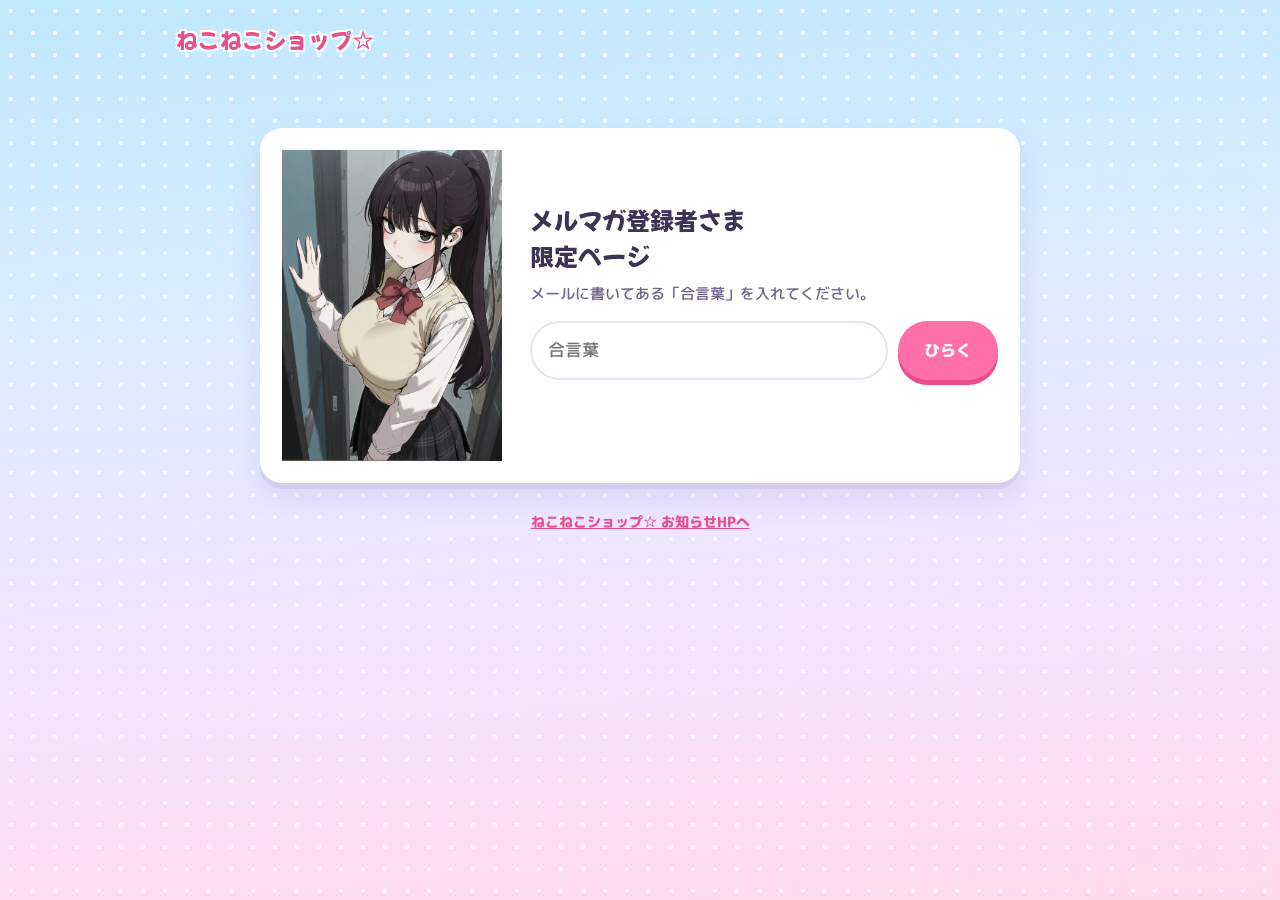
<file: m/index.html>
<!doctype html>
<html lang="ja">
<head>
<meta charset="utf-8">
<meta name="viewport" content="width=device-width,initial-scale=1">
<meta name="robots" content="noindex,nofollow">
<!-- Google tag (gtag.js) -->
<script async src="https://www.googletagmanager.com/gtag/js?id=G-HG3246N7RH"></script>
<script>
  window.dataLayer = window.dataLayer || [];
  function gtag(){dataLayer.push(arguments);}
  gtag('js', new Date());
  gtag('config', 'G-HG3246N7RH');
</script>
<title>メルマガ登録者さま限定｜ねこねこショップ☆</title>
<meta name="theme-color" content="#ffb3d1">
<link rel="icon" href="../assets/img/favicon.svg" type="image/svg+xml">
<link rel="preconnect" href="https://fonts.googleapis.com">
<link rel="preconnect" href="https://fonts.gstatic.com" crossorigin>
<link href="https://fonts.googleapis.com/css2?family=M+PLUS+Rounded+1c:wght@500;700;800&family=Mochiy+Pop+One&display=swap" rel="stylesheet">
<style>
:root{--ink:#3d3354;--ink-soft:#6f6588;--line:#e9e1f5;--pink:#ff6fa8;--pink-d:#e84d8c;--pink-l:#ffe3ef;--lav:#9a7cff;--lav-l:#efe9ff;--sky:#3fb3f5;--sky-l:#e2f4ff;--sun:#ffc93c;--sun-l:#fff5d6;--navy:#2d2a5a;
 --shadow:0 6px 0 rgba(122,96,170,.10),0 14px 30px rgba(122,96,170,.14);--pop:"Mochiy Pop One","M PLUS Rounded 1c",sans-serif;--round:"M PLUS Rounded 1c","Hiragino Maru Gothic ProN","Meiryo",sans-serif}
*{box-sizing:border-box}
[hidden]{display:none!important}
body{margin:0;color:var(--ink);font-family:var(--round);font-weight:500;line-height:1.8;font-size:16px;background:#dcecff;-webkit-text-size-adjust:100%}
body::before{content:"";position:fixed;inset:0;z-index:-1;background-image:radial-gradient(rgba(255,255,255,.75) 2px,transparent 2.5px),linear-gradient(175deg,#bfe8ff 0%,#dcecff 35%,#f6e2ff 70%,#ffd9ea 100%);background-size:22px 22px,100% 100%}
img{max-width:100%;height:auto;display:block}
.wrap{max-width:960px;margin:0 auto;padding:20px 16px 40px}
.brand{font-family:var(--pop);font-size:22px;color:var(--pink-d);text-decoration:none;display:inline-block;margin-bottom:14px;text-shadow:2px 2px 0 #fff,-2px 2px 0 #fff,2px -2px 0 #fff,-2px -2px 0 #fff}
.card{background:#fff;border-radius:22px;box-shadow:var(--shadow);padding:22px}
/* 合言葉画面 */
.lock{display:grid;grid-template-columns:220px 1fr;gap:28px;align-items:center;max-width:760px;margin:6vh auto 0}
.lock h1{font-family:var(--pop);font-weight:400;font-size:24px;margin:0 0 6px;line-height:1.5}
.lock p{margin:0 0 14px;color:var(--ink-soft);font-size:15px}
.lock form{display:flex;gap:10px}
.lock input{flex:1;min-width:0;font:inherit;font-size:17px;padding:12px 16px;border-radius:999px;border:2.5px solid var(--line);outline:none}
.lock input:focus{border-color:var(--pink)}
.btn{font:inherit;font-weight:800;font-size:16px;color:#fff;background:var(--pink);border:0;border-radius:999px;padding:12px 26px;box-shadow:0 5px 0 var(--pink-d);cursor:pointer}
.btn:active{transform:translateY(3px);box-shadow:0 2px 0 var(--pink-d)}
.err{color:#d23c6e;font-weight:800;font-size:14px;min-height:1.6em;margin-top:6px}
@media (max-width:640px){.lock{grid-template-columns:1fr;gap:10px;margin-top:2vh}.lock .pic{max-width:160px;margin:0 auto}.lock h1{font-size:20px;text-align:center}.lock p{text-align:center}}
/* キャンペーン本文（暗号化された中身で使う部品） */
.hero{display:grid;grid-template-columns:1fr 200px;gap:18px;align-items:center;background:var(--pink-l);border:3px solid #fff}
.hero .tag{display:inline-block;background:var(--pink);color:#fff;font-weight:800;font-size:13px;border-radius:999px;padding:2px 14px}
.hero h1{font-family:var(--pop);font-weight:400;font-size:clamp(26px,5vw,42px);line-height:1.35;margin:8px 0;color:var(--pink-d)}
.hero .period{font-weight:800;font-size:17px}
.hero .plus{display:inline-block;background:#fff;border-radius:16px;padding:6px 16px 6px 8px;line-height:1.6;margin:2px 0 10px;font-weight:800;font-size:16px}
.hero .plus b{color:var(--pink-d);font-weight:800;white-space:nowrap}
.hero .plus .tl{display:inline-grid;vertical-align:middle;margin-right:8px}
.grid{display:grid;grid-template-columns:1fr 1fr;gap:18px;margin-top:18px}
.h{font-family:var(--pop);font-weight:400;font-size:19px;margin:0 0 12px;display:flex;align-items:center;gap:8px}
.h .no{flex:none;width:30px;height:30px;border-radius:50%;background:var(--sun);color:var(--navy);display:grid;place-items:center;font-size:15px}
/* 商品カード（絵で枚数を見せる） */
.tiles{display:flex;flex-wrap:wrap;gap:6px;align-items:center}
.tl{width:36px;height:48px;border-radius:7px;display:grid;place-items:center;color:#fff;font-family:var(--pop);font-weight:400;font-size:14px;border:2px solid #fff;box-shadow:0 3px 0 rgba(45,42,90,.10);flex:none}
.tl.B{background:#9aa3b8}.tl.A{background:#5fb7f0}.tl.S{background:#a77cf0}.tl.SS{background:linear-gradient(135deg,#ff6fa8,#ffb340);font-size:12px}
.tl.gift{background:linear-gradient(90deg,transparent 43%,#ffd23f 43% 57%,transparent 57%),linear-gradient(transparent 38%,#ffd23f 38% 52%,transparent 52%),#ff6fa8;animation:pop .5s ease-out both}
.tl.new{animation:pop .4s ease-out both}
@keyframes pop{0%{transform:scale(.4);opacity:0}70%{transform:scale(1.12)}100%{transform:scale(1);opacity:1}}
.rk{display:inline-grid;place-items:center;min-width:40px;height:32px;padding:0 10px;border-radius:999px;color:#fff;font-family:var(--pop);font-weight:400;font-size:15px;vertical-align:middle}
.rk.B{background:#9aa3b8}.rk.A{background:#5fb7f0}.rk.S{background:#a77cf0}.rk.SS{background:linear-gradient(135deg,#ff6fa8,#ffb340)}
.gift{color:var(--pink-d)}
.big{font-family:var(--pop);font-weight:400;line-height:1.45}
/* いつも vs いまだけ */
.cmp{display:grid;gap:12px}
.cmp .ln{display:grid;grid-template-columns:84px 1fr auto;gap:12px;align-items:center;background:#f6f3fb;border-radius:16px;padding:12px 14px}
.cmp .ln.now{background:var(--pink-l);position:relative}
.cmp .ln b{font-family:var(--pop);font-weight:400;font-size:17px;line-height:1.4}
.cmp .ln.now b{color:var(--pink-d)}
.cmp .ln .to{display:flex;align-items:center;gap:6px;font-weight:800;font-size:20px;color:var(--pink)}
.stamp{position:absolute;right:-6px;top:-14px;background:var(--sun);color:var(--navy);font-family:var(--pop);font-size:16px;border-radius:999px;padding:2px 14px;transform:rotate(6deg);border:3px solid #fff}
/* シミュレーター */
.sim .pick{display:flex;flex-wrap:wrap;gap:8px;margin-bottom:10px}
.giftsim .pick{display:flex;flex-wrap:wrap;gap:8px;margin-bottom:10px}
.sim .pick button{font:inherit;font-weight:800;font-size:16px;border-radius:999px;border:2.5px solid var(--line);background:#fff;color:var(--ink);padding:7px 18px;cursor:pointer}
.giftsim .pick button{font:inherit;font-weight:800;font-size:16px;border-radius:999px;border:2.5px solid var(--line);background:#fff;color:var(--ink);padding:7px 18px;cursor:pointer}
.sim .pick button.on{background:var(--navy);border-color:var(--navy);color:#fff}
.giftsim .pick button.on{background:var(--navy);border-color:var(--navy);color:#fff}
.sim .pick.cnt button.on{background:var(--pink);border-color:var(--pink)}
.giftsim .pick.cnt button.on{background:var(--pink);border-color:var(--pink)}
.sim .stage{background:#f9f7fd;border-radius:18px;padding:14px;display:grid;gap:10px;margin-top:4px}
.giftsim .stage{background:#f9f7fd;border-radius:18px;padding:14px;display:grid;gap:10px;margin-top:4px}
.sim .lab{font-weight:800;font-size:14px;color:var(--ink-soft)}
.giftsim .lab{font-weight:800;font-size:14px;color:var(--ink-soft)}
.sim .down{text-align:center;font-size:26px;line-height:1;color:var(--pink)}
.giftsim .down{text-align:center;font-size:26px;line-height:1;color:var(--pink)}
.sim .msg{text-align:center;font-size:clamp(20px,3.4vw,26px);margin-top:4px}
.giftsim .msg{text-align:center;font-size:clamp(20px,3.4vw,26px);margin-top:4px}
.sim .msg small{display:block;font-family:var(--round);font-size:15px;font-weight:800;color:var(--ink-soft)}
.giftsim .msg small{display:block;font-family:var(--round);font-size:15px;font-weight:800;color:var(--ink-soft)}
/* ランクの説明 */
.ladder{display:flex;align-items:flex-end;gap:8px;justify-content:center;margin:6px 0 10px}
.ladder div{text-align:center;font-weight:800;font-size:13px;color:var(--ink-soft)}
.ladder .rk{display:grid;margin:0 auto 4px}
.steps{margin:0;padding:0;list-style:none;counter-reset:s;display:grid;gap:10px}
.steps li{counter-increment:s;display:flex;gap:12px;align-items:flex-start;font-weight:800}
.steps li::before{content:counter(s);flex:none;width:28px;height:28px;border-radius:50%;background:var(--sky);color:#fff;display:grid;place-items:center;font-size:14px;margin-top:2px}
.steps small{display:block;font-weight:500;color:var(--ink-soft);font-size:14px}
.kw{display:inline-block;background:var(--sun-l);border:2px dashed var(--sun);border-radius:10px;padding:0 10px;font-family:var(--pop);font-weight:400}
details.note{margin-top:18px}
details.note summary{cursor:pointer;font-family:var(--pop);font-size:17px;list-style:none}
details.note summary::after{content:"＋";float:right;color:var(--pink)}
details.note[open] summary::after{content:"−"}
details.note ul{margin:12px 0 0;padding-left:1.3em;font-size:15px}
.ended{background:#3d3354;color:#fff;border-radius:16px;padding:12px 18px;font-weight:800;margin-bottom:16px;text-align:center}
.foot{text-align:center;margin-top:26px;font-size:14px;color:var(--ink-soft)}
.foot a{color:var(--pink-d);font-weight:800}
@media (max-width:760px){.sim .pick,.giftsim .pick{gap:6px}.sim .pick button,.giftsim .pick button{padding:6px 12px;font-size:15px}.hero{grid-template-columns:1fr 84px;padding:16px;gap:10px}.hero h1{font-size:22px}.hero .period{font-size:15px}.sim .msg{font-size:18px}.grid{grid-template-columns:1fr}.tl{width:30px;height:40px;font-size:12px}.tl.SS{font-size:10px}.cmp .ln{grid-template-columns:1fr auto}.cmp .ln b{grid-column:1/-1}}
.wait{background:var(--sun-l);border:2.5px dashed var(--sun);border-radius:18px;padding:12px 16px;margin:0 0 14px;font-weight:800;line-height:1.7}
.wait b{font-family:var(--pop);font-weight:400;font-size:1.25em;color:var(--pink-d)}
.lock input:disabled,.lock button:disabled{opacity:.5;cursor:not-allowed}
</style>
</head>
<body>
<div class="wrap">
  <a class="brand" href="../">ねこねこショップ☆</a>

  <div id="lockview" class="lock card">
    <div class="pic"><img src="../assets/img/bf_lock.webp" alt="メルマガ限定ページのイラスト" width="720" height="1018"></div>
    <div>
      <h1>メルマガ登録者さま<br>限定ページ</h1>
      <p>メールに書いてある<span style="white-space:nowrap">「合言葉」を入れてください。</span></p>
      <div id="wait" class="wait" role="status" aria-live="polite" hidden></div>
      <form id="unlock" autocomplete="off">
        <input id="kw" type="text" placeholder="合言葉" aria-label="合言葉" enterkeyhint="go">
        <button class="btn" type="submit">ひらく</button>
      </form>
      <div class="err" id="err" role="status" aria-live="polite"></div>
    </div>
  </div>

  <div id="content" hidden></div>

  <div class="foot"><a href="../">ねこねこショップ☆ お知らせHPへ</a></div>
</div>

<script id="payload" type="application/json">{"id": "bf20261127", "iter": 250000, "keys": [{"salt": "MD2jvAoa3BPJvXOhied0oQ==", "iv": "fyL0WTaNjvNwUsZ+", "k": "oSHh+Dd/B+uhF/fRlId/K3gFN/R8HbU2nJiRnrkb52KcDDEGWMRCSgn5L337Og9R"}, {"salt": "h4BJ3+yYhcK9IT26VAku4g==", "iv": "qYRAw+qsUWIdvo73", "k": "72JT7glpOuQYncOpMDpx/iLDoz6GcJmj33e+hUjGkpMfL/AAm04+IQGi6EgFHtP2"}, {"salt": "Mq/88jb7MAlC9x5F7o9A4A==", "iv": "ev0aOUGcu+RHwF76", "k": "4OmqAiUuQDXyUalt4tOE/dW2AdbRyxxlQVCAZI0GBWmtkXz3Lu0/yq3I/utUgzIf"}], "iv": "Utei1BAKyRVUXnY8", "data": "2te7MO84DtXcrPgwR10A3UDAU5t2YkO5EEhrj7HqLNXJCqbNQ9boeMX5Opd2ZxUqtSWT+/ujac15g2zAsDC+HGrIXDaryy5smTp5DKZBz9asZh+pcjhc3F8cYjGQN8t2of7l2ouD7crXxnHgxDu7f460ndkVFjabNl2K59QYlWbIFL/oJWyQ/uAhGUK6mEPwtNAok52B2dXloFlBzsVQKnkln2eZMaJkYAU4qbk2hyRt/tzpwdlzVlHeN1EEsjQ2LZv+ux3Jv1xxiP5Na97JAxkqFmmDJvwqq8U7l8tQFa8V1eaR25GyUkwGzoiCsc1Klms1cC64IkAoefs0HgrlblChGb5q4hKQ7p/06YOb6J9iKQaRWaOOF70/EMlC886qYqPZRfoS80j2vTnlN3ToosaQyNKwf+EuZhNHwsgrujy1zCWBU/Ge4mdgdZV/5Z2Y7x/91kNPRzv9NFPKWwDycPKAysRaSL14xjj/WJtcWQq2JJH1FWjZ/rRjztbIZBfPk4InyAGYlngiOotrxdv/IPkHfzelmIdCxDnhya1pw2j3KTX3SxkVU1hb2bP31trn8M7l4zY43F+NF74Nx8bOf861lJ34ED+vDlAr5ipUHWCKus2N4Z5w4PQ0WMzxP4pUZmPwuTXUDWPkgPxdaVPvClJt/4YueGWbM4hit8Hw2p0qosEhzGFuifNJ5EyhpXXonAV9nZhlZE32YrAHteIn7S56BB+KcQbpGSf/KLtlWHspGKv/Q9+u5OJKOQQP/51tVjUiTvrsBsoCevVwXq8O+JjG/ddLY+PP5NLHXwLH25HbVmZlRpCU6huwz8XT/Lz5YEaK8ZjPMzyi9B0W9tRp8nQ2/[base64]/nrNplNlpaC5c5KG++meBb48h2ckebLOVOLT/S6rVHDrsFJTZND+OuF/nhRJrGgN5cwIMz1e2RES8IB+aXAuAfMMScP6/T0gLiBBEVX8T10tPsi8PI+LATtm0K9X/Naj5hf8ch2gUvChU3iqmAkatGRSl93cLx8f0V5s8VeYmT82Rgsng15jss5aTdSGeAV3vHZmdz0AeeiwLwQO0Xmi5jxWcpMu/SWg1OqJevliy6PlkXooUWISL2zwOncnsCLRe/WPMAjB/IX5/L0Re3ub/lWp+4PHsbVg74gl6gwnGw7WBhbapzw5XIcOgvtbvJxoEeIJ66bvc5nI0P6lOYLsnmKrdBj1zZ8Rs/C7noFCEo6Z7coChBx0l+Vv9SSHRwvuofMqjrvRKoFlAB58uYSFZjpvbfQFZa/79QJJ2f2KL+8Ob5mH/[base64]/7s3KruhVZBVivpLOLBbwTK8yXl+Jmt0IMS9PW2wqnyKoeLJ86IBZCUb+yEQQxJW8napB/bC32O3Nfqj1UKrvvWbd7nh0Owh8s5URuymswwlULk2r0nfBJis2Vl7JKkua3JTnLAdg0CHQm5KyZTRd6QkcxiR9kATkGj/GCeGoDerR+HOd5hkphVIkVrePCxK8i+6sMng7XLaKYh+Zxwg8v+9/oOgnzm/tZBTnHj1EFdMis5vclUuXhWDZAINieBqiZNYdmeh1NLSxsiOl7FLaiRB0rjogpfFGkiVueSt8lTDgBB69cRwLttkCJ6Lk8v7Vo7yaMLXsFV8N/K5bpC2RjquXVaklru8Vyf6yZUkgpFhURuFVsp9u6dDXTIudwX/IiYpK+/m9gGbf2UMVL1HLK69cdsyoLAGY/ZcmdSzMPr6el3RY261K2EB8jCU+G8k0AzkIqfujY/QdOpD+5588NHlHhQ/+CMH4Ufk2+mDmuQq9MlRFXZzBUS5SxmrmxkXl8NAZZBs9Un+qpLmXB5gaiZoC3tHQnjAq+1LzjFDwNJsbiPkrvprER5SDVTFHT82u2aoiB2mCJ0CFhGmdNEz7AcxTSX5PowHrxrQF5bZ6xA8x5rJhscT6ILiwyKijtZ8xPfY//aDlD2LuM4asbSBAyfr35W8KYaGrI+bPPHBqLJKzs3DoOjS2acnvixF64C5J2XoEV1xIPLk5AKXgMFPO1TyPvY9/ntOj1MbBp8k8dO9mOvAjGb/E0qwYNlruOUm+BxBJFJEZqGBHROJeaKrHOHjFEGtQ+PiafFAVmUIo1V7DgrJkY6whPTq7je/h+eymutpQRX2d3u/43nO3pRKfh0s82CI+fCEJqs1/J0N7DceVE6kVKf7ukSaw235GjgBHlE9ViAVeMSbYbIVQYnGjjslHPboLAWQ4PFSuRXcnqBbxgM1PFeNWbHn1vPXjSWj5DTkwWyL6eHrKlawkyGPoUj97knUQvkS7RDKFIp+dYSrGeeR4o64mKJudhiFTvjJX6/BB1KiEa+aq24X4e91s98TEMrhARho1LbJOZNra3mIyYyv8eHPdTqexJ90OrrL8yOl+1LyW2/6qgB43F5i3thlz1gaF9b6vClXSW+4dGvEms2D72t7hFxYiFWUWnN2k1eLPM9F+1d8jhruo7vFFt2afPdkMdDcvG6+kaqe+LN0ZDjuWYfJ4E2oUGQkJ4N21IirS+WOGPE3qH7G1bMv5hjJdBOr20EKYonPtGy4mdLOoG+9dREHTrESq1CRxBFXTrv/osP6a/SM/HspoltJE6lAaar3Ss6U44UeM6Dmcv7x9h/j/LAmflNeRW2ytgKGuJ25BpWBgBjJ3zotJUSTs4eH68e5a3mOzM+c7PkV+5jX7chu1g0G7v1s6PXeryVJvieHGsdZmhVqegRdfSV11F5AAZ9dNxCJU4hnkhGF7/3QjvDDXg5iweFWCUXmVwO+YCirk07Ws/1OP+sj8OW6hLNz3ObuZNn9+8YmRufJNiprurkILLwzJzwZ1KNaM/CZ2dJruRoUjep7k1+hJMe0Vh5f9tFEm6Az0BqRFdDPOhyYT/ixPoHYRS9R/wDwNtpmUWpbG+m3uzGNHyCLJ+eJqT6t3+tXovAqEChi/RkqVl3okisybs43prRlZn05Eph3Te0xlvvseiXkGyPkgvleuiZ59pFiPhhJY75z7Cp7wEAJr/t+Z4HpXFS8RB+0aVuzQbIbdwGd+171Ltt0SgSUa0wx7KY4YuvS5V/5KKkg/aUC3bbpNKnhiJfJjaKpe/21b9W2N82XHiOfYb3AmHAqnen3Ti7SKNektaRwj8Ka612MZJaToorcDVuuWFzNGr6ebIToIOtBvij6RZCh8pTU0k9gU0KVNCtbNHBSnUAxzr0eNHPS6V0Fpm9FiyEOmfsPa5IEMzQ4GhHZYnRN7v6AjFmLc0epC7uXeRufeQJar/rbSPTorkhcD+x9uj84B243H7cv6PJjkCriOm6yvFmg2laX6a4CR1ZDC07XebJ4PCHqszPA7zk0RAAHRMiFgJ73oWyYQAJO3XKmuAjVuFu8yIOxqEUYoomT6+sBOZ09jQVqdt6RF9PxP0Zs9n632aKV0nZ0CoCtuoO+j8yzVMrYYH4dpAjQ07GMaJg/7L4mYo1Ckxd1DWPrg0iE9A4Es/vFH8ynYYmgls6gpBsBYU1WxLK0dOBisGRrZhVbJHiEyc/oTqNdTWgAuxz3qDLagbWsPrk5v7n9Y+F0Kp4WlOPOL/FD+fUFR4o7bsZuSKXPtdx3CtQSNLo++IEDXLXMrqWjM2i5pytHmnPtLJ8vMnjfOnI/0nHbYjwYxwKLKW/U1c+nF3OST1w05mwRfKx3YYyO68ccdpnjaGo6spdMP7QXBVY+OLoSU8711DVwd0DsvV0eBgX9+O5sAfFv9w6QfAJfOd+yfsxEsqPZjDuapNvLsLS2+g7pwTwFNnNrz9kZFSr8RT8+Nz2oJRgUbTxZcTPhUL+r3oRUE2K29rFj/dWAcUo/X8KCSrl1FWN3WmIJMaXKXlqR+opWYKAro10NN0mCXGPN0CF89uWndDebWH/YJSDAt8OqBS/u9pZeorDG3P7FpEnD7lJNKEcnjzlkC5HsyWGqiHUspwCcBomSUkvH3ZGcfliX/mOKLwZrXAhjMCdnQSEXiGgYgLfIRk/NxoPEsc0Of2J5uEND8y+AvOYfR0UqTXKcAfI/cEq0pHTSJL+TrRElXxtaYgC2x7hxDxdT1xLAzBGXBAt6qoUcbu1OSO/l6zLkYhYTIFTEQY4IXKNXy6CUNEBjgj9kNT5KYyJBk/bbPy25JvYNv0Jokt+PXgSPmVkwnE9dduS/PEQzrXEz0GjHaaq+nLg+Mmmt9+MBfeF3sayKr3BxsL39oBmf8Ovit3z4gQJA+m6c5mWgtYq4FqVnXaJus00BtkKpThsU38ByA/u0axoEa8/a+GaFMf154batIAFftuxgE1ckhIea3PfUGUvYiZYGxhS4UG/NUCBd4oh3mjJpFTq6j0xeHIYpse8h4D8zENUsKzc85gNAAjJUPrCx5quGAOW9TP4wiuou1d3c5lxzbGYx3KIPHmpjWzWPq6x4g+4gpQVD9rDIanR938EAv4mdeDt3q0pCuCzbdotEwJY/azRzI0frW1uOGtwEOC7Wbxdn7CF94hFogd9XsJAHNMMZpVzx73/9bJw3of4nZi/T2IwaWv8ItXfyAjebYgk9jFLGzz4wfoKhxIspB2rX9gPWTrutgLNloXUOU+1IqEsLfpX4eBCiQr77MsQ7os2xlk8Q4eIjmH4l5zLxHwl4C/h1LcNFDN9uG6Oov7vOpVWSBlluSxwPCgge4e1VsBhTUERoOwn5ZZONpJJGKI9ztnVsTNiclTOY1qll5ifPtmj7sxggJM9FPwjzR8MMQqwnq8iNjR9NwRcZ7n3uxpkdI3B2M2k0XI5te9Ec36y0H52+35buasAet1XAlYqsoH3hLMWqD/H7OQPK56eu6+7IROEBtSjXJZjoHPSkPxwDBBImAYNTJaSxTo4c20Tr0YIu9NVgUZucEyq+XT30h+YjRrr35uIxnjgH/BXGcQQBDOIAj7sjgVG8zE/DcdjVGCOAxB+i0LdByvRQGzLQj91pl6l27bjv7VWnEUmjmrjWO2K6aSqr0y7cFxG8TTiDPyF0HDOeYFYGJF60EJHDW7gnaOg5COrjE0TQvcPUTSTtqc+kUqxpawWWwMg8/CbHzL2oa27f7cl7Oy3ch05NHrmnEfM7RPFixE97agcKca1OEu5Z1s87S+mdvdzgK7NSzrfti9EoJbpZNGbcqCQvE6aR9ZO2/+Vk32R3nKNyndOqsr5Vt1A9mu9U5eKO8jmHf4uMr6bKQHK60kf2js4TR80w8uY+SLYhgONieEd9Fy1VR9CE+WG0ATwKGujCNEE/4norP8sxEjKJZzDxQYP5qpEwyMmiPlI22lX5YTsthh9TSjtjbCfYofxdfu+K983WBdB1ZhFO5hC51Jl9ztnW286UOu5aO0tiRLee0slK3y7Td1UFfp1aKMEA9vYE+ECtcz5C9ZOq/lOyrD/ed0iDrX4dVppXu7NKG9QyTSj6bq9VqmCW8YMbi+MzEmQbe5wmRdTL4VbcSYalHiEM+mzwvr8m4Xh9FsH+h2B5pDamBprVHJWLe9epf9DoghMLB+R1atCPn4nvJ3DGGe+I/wAn6/C+7WJLCyMZv09sYAzNzl9JJFQTRdMwNrBgi3koKGbwSRnwOY8fhXBystWfFPSHlpiKUWH8YXAxsPa1qnk0f2JyYio59jwgSXqdUeKojxcBg8A1yPnKyOtz2sPpEDsDhygLN7lmyV6dyXmEHyGq1QEf/NsmrGt1knbCnc9xcq9KDc2sIx1uuOVOadzUJL32nLh9big+1HQe70G5bz54x75Sg+P6Qz9+Uf6pqgcmkIp1dxtPh7yv2nBddwnewJpto8yCOF4Ol5dB8MEO7/joooE0oXU0iFlvgdWtWQfS0ghmRdYtU1OMQAUwEt9v4eZ6gyE7EG9/e3oYpKUPCSgH6wAIDDyl128zp8Ie4JCQJAECnF6HodQF/IbfP1OETY8j7WZBj7PJqbn7sK7HQy5kgLFphzZPBF/nBHbEah1AIBFmOLditoeEFNZ8AXnuijUga2sN0D7qe32V+Q8EdFsTM6whG7n2zI0xsh1R8v8xT42KszwVHudV7F8YemXJFIVqvWlTZIMjStP1xUhc+R9U4NjIt9UMcVdrxad4R/BjVAxiGPGjC8vVBuD6fJxLLHQU6vG5NZXgnLeBXNpY44UVB64AUMoBTsdceul5gDsy+4Tl/Pr+tO15l9irAgHKLvnQXhV7rR6bMEGfny+Lyx57YPGM9gTNWuIo0yg5mixhZOtOmQ6IGrhN/PfRSBXze9bo6KfS9a9SOeCzue49mkAICAxYZ7NEorOaS7CT5/jmEkWVxPNWY4OlzGOXjtqfw7RyVroLtnjMENx/RDBd3Hov1cjKTwouSFjs38MsdqZpEYoDmikQfrEz7Gei2z4aYqJkhQjT6UV+9IGjNX220qEprjWzHSLXgi/p3JqSkgSrCfwOUJk1FkYg2/VDyk6f6Oa8raUmy/bRG/+79vHoCusiOJezongRiTJRG5OHLNTBqwb2s3s1t4fLNxjNezHuklCr/12MQGOMQBtAgSze9QzI9F7HsWLU+BtcfyFYraFjWnGObFRPt+PgLPSbL0U+F8wc1PD9ZJ0aTgJvbuv+Kij80+tsNGODn+auQUyyAHVNQicLEmkbt5+P1Wde1NwG/0BWbXbqFxVPFzDF20mOw31X/DGcC5JlbUQ8yQKqtauGrhJjNaigXG9oyfgdyuBxF3GpPt2gQ9W4AgJxzS+4prXjimcFPpX8Aa7s4NFPa2XRm4welzaSlZt+obOnLyOOSf0NmrXu3KZWox3nB7H6W5gGXk8umim8efu6xpRZ5WKICgKpghpgSXlt6/riKMIfVuWkdWVw4g1rCnIFwBprp4iTG1aMpF/[base64]/9LWfhm8yTkYVi/Ot7U9YhjYFP4zTuVyjXiSud8uz3IQySaWGI98ZPxycgvonuPc9o18KqI+jbZQFQX1TIFygZTwJFt8e72jj/kHcAAwjmHn3z6x4e55dXUmUnKHRBp/mTD/uLi/myB92ATPGkHq6EC/OR/kjebBIfHUCpOCcXI9swXxTnI5r18WM/J+cq8kx2ETXIdpfeC2lFNCNkCEgJKqstKuuhUWj8Vdu/38wZ7etNbQDrqQStMAt3ufRowPGsznPiyibeQq4ak+xnQGpMdUFBGR6+OXIM1Ci9OPP7nWdY5wIfXnEaFdrWb1V+384pQNhdNsR2ECV+iFaHLHRC4JLxJki8Dp++STb5qRibDjIrW4XNTMPvos4kVoq/qm4TG6BQ+2koJ2s/IwGme50u/nVuNqZrYumGyYhimv9iTI0o7fDboUKDeeuAakxjSGmDK0KNpn8pme/Fi047x5eC5fyAAlY2yI/[base64]/6kFSyxMXhW9dYM9EkKmnOezdb14kzn7W/p2cWd6ZRjLwyuPjD9bhp4jompNSWwLGGfIk7M5JWU97LA2ZQP4PZY7cetBIV85m4IWwR1Z/tfG/hYXOd+U6GFp0P866rJlgUlhbvfmghMLR9mb2JCVzEKLgdVqEgrOJQmXEgqWpTZ/+8kepaf4USjZCFXPtYyCgq/H+bTvdSDm4uu0Qbiy55vUQTOrCMqujlfEuXDFFYVaqgeUa2i/rn692GAqekmzvgMFZa2hlYvFBQ0sF1jMJG/dwmD0kTuXRfxvRT2OxeDgZ2IfcbS/8xN7ddqQ2m3XFMYFB2+YjGDXBD4o9aEQ0ZckTvQlHMm+pD6bg4EE7kQVnH4J7uHXGkBrvlw201FufSL/2LxH/Qn8Nm2DesrVc4xW5bF85di78Iai53V5NdgfXFK5D81QSl1D/T+H78N9IgrH2ZdKkuFgk0nToRratHTTOqxAV/r0w8PALosb7DlnMHIFlHPEa4lImUcaA+pjl3pZ8vQxKhoQXMPtKKrm1QjdNgYnaS2g5XS7acZhpR4ogo+a/Ba8bBjoqwMoMtvGjCorL8ZfLfJtAhqGgrmSubl9+K6w0p9K6GE2pfKE8mjiR/[base64]/zLDi+6aCEp17krkzsW1VZMLd3zQRMly4GeL8mHNeypi+jLOUCulc1xpVQAtZB0V6qK6KhruQct+C9/8DHkbh+DJ4ynCcP1ToZLCwgWVdXiCjBRey1MV2IIUphLEhyOiRwN7DOkj5V3aFIF3ivReClnaGPfnV9EuthCyqv7TXnEjG5MzgGbUGxmT5hO0UQXiTNCvL8G5xnyzzpliDHTsinHI4VG0NGoSgpHXUM4WUZwwqzDW4u5HeEDayLGrwi11aXTEcQEnTJom/ruBLZCRLpXf5h+s/8T1EzRQWF6gyQbqNDbYSzEH022CCKI68aMxVFKB6aAXkOJlzS8JLUsDzXR122iUXya8rLQr0XOjsG5jwrRsHfjqNlnxlKMb1kSti2Unjl6T2CArzWaSZplCT+yefocKPJNcHM42EBBgaXeRng6gyrdblGmdkJbW2gnYT5ckc0rSaiecG/eaAWWGw8m3bIJcDpW3SOc9SCLAz+zSjizV4mDzKa5cq2nTPwqwDPr6xmPwu+cQlS0CM2wj0DnVm48YPg5uUIKwGCv/p2R3jhyt/b3Oon2XOKTks/TwSarLFShbpPPH6sFJj3aa6PCPaGS6JzzMUi45q56kJIS5QxISQd8kxHZdkaceiXUJL0cW48dO+5Ii5RbsQPKbbE8kvHS+2IOKHl+j2U9Qm8TZ121mnv32MbI9/SOafY7qV2ViAIKR3JlwoD07R6D2WCEAIZlGgACMLC3w51TPnpea0fcQtHVdCI0yQSdeAAFMwl+215nkfFaf/Oj5LuUcWsQW5hyYMf774E094zfwjHbcXuN9epBQ9VEXPZNqZhHSEegY225jFhA1OuJ5paI0ayGvNoa0T1vD0DxIV5Ab0Q5ZGTHDG5MnIG9JzqCafu4lJCqi65Tiq7eI5hfHDD9janSlDddIu/Pl/mwGHP5vMOicZdG/WLAyVHfiAdS5nHpZuDX5W3UcpH+HdQG5zbMQl5njs7Y+YRHovHWoYlS5y1WHD0Y3RB5zRbIIzletiok0C25kugBdUsGEhXSVW1VXB1fKF6ZbPhpcDnX3/[base64]/5NNRUQTQ1sBNEqtwdA5XD/mwp8VZT7vPK9PL0C4GkpOXI9DzqFNN6/Y3O4dj4pDYnvy+AdznHOWmN3ebVv7Z89SPDIxyXVcIc6iQXTna+lKEJKPENouifqEqr3xDpwb44ynpcq1iwUmiPh+Xa8dslgFzoCZEoO2kRFMwMGMr665tr8lcGd1wkrnrAzYfQl7/[base64]/EjkhXLV46e+qvzX2O4Kr5xEglqYp3M/EHi94jXnPgxBTcxFlVyJdphhun3dHsi9qymmXdA1nn6X4lsLRBdqeod5iFRuM1unZKYDXAwgv2eLNDhALbpgkgGTzjgkGri9q4GWuPmyIH3I8v8aSJ+cbVa6CMGIkZ7/VXw0cYOu935VHUaom8T1PO5VpAJOBFyo+vSm1NvVhaDCEybbZuGXux04tr+4CINybOaDf2EWUzfjHslECqBHBRp47ea1/m62VVeavzVleNT0xzTZG9R/dhB0TMxLLwHYVaJMB6E14bH5k658LSDZg+WyrwVyjR5uDLBweRSlT5y+RUrBeW4HtmkjwkyMN2gWVBHRdFHYzqyZmFyyIK3wvKbaiQY7fCeM41Wj6GuiCICirg/I3PEzuX3xlqlJ7cxiEbe1x33NIwLvcxPiAi0x2OimjzFZIAXNaYZwvYN6OpmQHl3Od75fnhAGoJT2kpfQhpqQ7TT5HgnwWHDETteh2cZzuUNT3czFvcOE79LqvSsMewbV9x1A4l7PneITEVIwFQp3gi5Swcuu/w8Jf/gVQrJFdK8A8JkHzM4HINZRIA33+HgL04t5w/ZWt7w7HMsakM6HZPLYs39vp0TuOd4omz8qJG9M5FNOq9gOFqzZH/7MQg255Kh3ino+a5FlUvXLIElJGlogQKWV2LhBFORhZKprEx++xSr/PXN/y1qu50o+L8khMdrK2ytYlO6L9xnx5/VZt5q+mgdOTgr/FZHrRe8JYPaAAxODBPDRxOj6AEZlLaIlnHQFFIuFuaiInJESQ/nbs173Ltsw2mTHe0F7MPoospAuCCWVljIP4VlVFIr0B1q5j64n4bM4VM53LS1BI/AIxj72VxDDKZ/wpUmUQj+ieGKoAR9dFO0+esR7Gb12lrFqSPnIdhomh/ZIJFf0/O3OTKQ3TQmKX4SLvAL8KIGW7CKrL8X7RqTXU++Tf7HbAO84AKox5OdEg4YxX0CkzW/QyTXMSpCfizeSk1CoianT8HLc9bPElU1mbS1hQQhyoOUXbvrR+Jt05/DLQcTvosV8oQ5EA+nJ0N1diuzOPhWubjyNITOcnWLJiIr4uK4bXk/aptw82PY2rlNTTD2OiuFZHji36hCDw4vzjYQIXeusHByxPcSSl0EYSihHIjHuRRqSBOy4FMTwpLIFCRfQInGr+9roRCiJ7nOoNHTQDMYe7Xl4J9tAT0j44UF0R+ngtxWt0CoVZUIwhV+44G8ZYyfn26U+jv2UWKpDBwilX0Ze0g0DNHvvUywb4dU/iDbG7UCwJvYXbdm6VCNQsTUbeT715XH3F5ZFSTLU8xRJ4opvd9sbgYwR28nfkdKrvrafkAPr7b+4dqje1Ilk465m0bFvMPfT49jIpDJTp3MeXXA8YV3udlQ74dByn1ES40t5tEiHyhugr5LJvPzPbN80I/x+K5kRFSfNzI5tES2catAwdCRoAF8qZmirU60loM2E9qgMOFZeDgqKMqui0TkvAwDyagRYm+RBd1UMaGt2bvA1oLwDco/G7eH/a2N1znuDw3PEhpuZ21ZRGaHWvbTkFpuWy5T1IteUbAOzYPQZlzDBUl4n3mqJ0c9u0qBJmN53UX405kp4CapkXK3kxo7dv5ESCjitKZ41jN+SG/IrDzjAFltv2Yov0b9nfv++aHkGBQSewApg9CzyQPX7DE769aLL6Z4GN0Eg/Eljn6S0AUpc+jxmAaqfAsxKSoEfTSpEc/gy8kLip8WVzq36RmNKHx63UbKYmQlu3y88Rn4dhHYMxJ3Vwb8ohT4tylmKY/oYdLg2BVbcKVLUnM1ucFlW+Vkx2+dA8OjVuuRt4wAkFxqWLMm9gZFZ3plwAU7dAUhure0SUM0ILbU1lp1J934qX0sQvGi7eYuQl/HM0SLPSY7m3m6TiJdIRpAUCbZBfFGcJuQo/zJ0dcUIdAMNf7iRpvLIeWZ7YupRYpsHyr0J7d/agY+WEO/Jst9dSUU96qfCukKjJdapM57MFLKTvpgS4gzcDoqR1PJYVcAJLdo/aTV/4+bFuezHOT/pV46cALeYWg7cdDNVpBq/zKImvB1EU0IP12w1rFifU9eLMKIZWpFHqFBF+phrCoPeFP1B2QJ2tq+0i/Uyi6L+1vWVcPU3nbH+zlDT0n4Dsxh8JneoD4jPc6a1kNgdJUAvNwBgYoeW3od8fgquLTxDZ2MyqKzeFm9G4aldn6NqN27dfcxQx8xeyYy8vt+bJ/jb7rBDsuZ3IHeCBBOoBh5SVKKRXCida/i0SmaPvpluFnc8k4euSC+GtNqMnKTpy8AVo++gHqjS1a6IQiTtjCYebvIZzmlMZJEHk+9gqrV4PBi0lLvJBHDLr52K00DNIw3fo++gMY4cjOvdqBBfBRi9mdcULM0WaTjJ5LjEogcf1eslLsdYG8WUcJZCzFlf2oxmj7ZOpOS/Q1Rax+ksop6gs+UgKM/3wNstqFUqm1eHPNGaOF2y+bZrIA05S10DURWySccNRxdvjvEJeGMIJL5F6mGWX01+AEUgSozbM+mMxbVhjaVfXB63gwLNYXCm0YmBFjlm+VOn/[base64]/C9HgmEYnv+WUtzNhWi4KYOqyY7sShnxJMmYSBXYUtcueZGjGSlSxLS75QoBoFhk1I7Kme8DWJ86eHdS+CIxTFhl4tvRNU/[base64]/A5laIdlAd795UMdOSxsmujYvZw/hA7XBTM96joYu2PWcQYnKoyJeW2r8dWPls5Ru3SRQHXlEDMPILlDQwY1S+4qY/MVwIVPlp+Bnea6PY3n7JevhoFW8yfVx7Q/ob2ZLfKZJ7hKlEIRU4MPoEraaVhVrSzyCJUjS6kSzKSJzuFfZUpcIiXCuIAD82qSdbNyLIiUmo16/c/xBMjChuP2WqXUa2RoR0kLvavL7725Z5bqVPPnooYeiuv+4J6Cw5KUWVs4Ll1dxI88hDHkzPSbqBoTgRQXJjtXRZhQu+WU/s2RbaO4+TO9pz1lCAQ9+w3WonuIRC9BrbMcXE84D04lQulb0KcSsr0ClD2RSxC6yFa9a51lbZRTCGEQB3Yu1AbYP+m1VHYQ8hCUHA9i+uXpjsuVdnGo4oWoktwKyr5rbn99UMgOl0fcFmWQzSkvVKQIKM1K0GuuTyX7zCPjOs/0f/R8wCjUpSiVM6YgldIKpupzx0BKIR3voUt0CxqIWw0fxnmRTt1T6iDGBoFWMTwRbMNJ7zoaXDOovTPAjT6qy3zGhylkLPyhxoJUShQwpP+92rm84q1K1lgUJlDZGF/pxsCaIQvrRwgv7EkRULJktCynP7TwCaue4lPWXxZCrLmeSZdonfaajF2oCLFyqrsAaxYpoCqhSY6XWKv+UTThdSoUHuctwhGvpVGw0pd1vSnQjT+qnF7uDrcdPjAMuEtClJaNWM2t3lKQMVLVzcv4afwEGNtwETZCRKkOxjmSzrbSlbbUcR6BmC86MhB6th/wvqUj+aIxkW6wLDX9n2gm0dyWBQib1AqKENe5YinCenepecUcZynIWkK8XRpdKlCu3IDQl3/wbU0ZUqk74XK6tiRjMiw5CB/[base64]/r7eOGyHhb28uO/0F16p7/nq5H0kvQY8IWEFRuRAhf8738gU5+458e+NBRiIgA4jxp6j5snolJ375IQOPAkTDrdQBYb1MLn/uyQI8v4oDqhuyXX8w+PyeEhmnS45TOzdoRXtKxkdCah7y/CkjrZOuvzGhKyCBG6N+LJIVxAAQyvdRQMyTAa7MKmHHlk4gJDTfpcCjSZvgSxwzwhUs4GfntepocYEueeSON6sXRzKChUbuFroXZQIt8GE3RD4KFEx8+Q3vztyiKCxmxwmAljA6D9llUUfSAPDl+SABaCJG8MRvM4Y46cxECBZII2vScZNZf7y8n6+VL+eXKBbCEax/fObAPN3FPMqBGTpDDv8YpDum2EDXH/Q6pv036FL1X88QJe6EwGgVzx53ExEdD4nP1aK3Hjy/sG4s9+n+NmDTNtAKyEYCIl/CahuqyPxVLdP520UarTAik09H9iPk14X3Z1vH6UkzjIzKPf5VWKjR0hVukTJs/zbF9+08bkK8KE8u2+jSJG723yFxq52kT84Twp85CF0vH9YO8AETHsjWVm5n6QTWWnpr0VgCBZ9F16aGi25RsGeJOO9+AsQkDVJCkBxdQD01VoyFsEGg5WNOqrEgirM6xqMmX+DDS1lkqS6gWWHKTYJcGFfOqQirbktHLh8DD+lz5kew8KjKWuH8RKBV7GjT0X85/socsj2Wp8B7mJYCllrw+1AvwEWKIRRT75w+zA7Rta6qbyHKqczRkrOclJYBd7G3jTdJ+UvYEjKRGC2m+qoACCRaTBU4fIQqcr1xF73cNjFSU7eYOUjlWY/s=", "open": "2026-11-27T08:00:00+09:00", "openLabel": "11月27日（金）あさ8時"}</script>
<script>
(function () {
  var P = JSON.parse(document.getElementById('payload').textContent);
  var STORE = 'nn-mail-' + P.id;
  function b64(s) { return Uint8Array.from(atob(s), function (c) { return c.charCodeAt(0); }); }
  // 全角半角・ひらがなカタカナ・大文字小文字・空白の違いは同じ合言葉として扱う（build_campaign.py と同じ処理）
  function norm(s) {
    return s.normalize('NFKC').replace(/\s+/g, '').toLowerCase()
      .replace(/[ぁ-ゖ]/g, function (c) { return String.fromCharCode(c.charCodeAt(0) + 0x60); });
  }
  async function decrypt(word) {
    var base = await crypto.subtle.importKey('raw', new TextEncoder().encode(norm(word)), 'PBKDF2', false, ['deriveKey']);
    for (var i = 0; i < P.keys.length; i++) {          // 合言葉は複数登録できる（例：勤労 / きんろう）
      try {
        var k = P.keys[i];
        var wk = await crypto.subtle.deriveKey({ name: 'PBKDF2', salt: b64(k.salt), iterations: P.iter, hash: 'SHA-256' },
          base, { name: 'AES-GCM', length: 256 }, false, ['decrypt']);
        var raw = await crypto.subtle.decrypt({ name: 'AES-GCM', iv: b64(k.iv) }, wk, b64(k.k));
        var ck = await crypto.subtle.importKey('raw', raw, { name: 'AES-GCM' }, false, ['decrypt']);
        var plain = await crypto.subtle.decrypt({ name: 'AES-GCM', iv: b64(P.iv) }, ck, b64(P.data));
        return new TextDecoder().decode(plain);
      } catch (e) { /* 次の合言葉の鍵を試す */ }
    }
    throw new Error('bad word');
  }
  function setupSims(root) {
    function tiles(n, cls) { var h = ''; for (var i = 0; i < n; i++) h += '<span class="tl ' + cls + '" style="animation-delay:' + (i * 30) + 'ms">' + (cls.indexOf('gift') < 0 ? cls.split(' ')[0] : '') + '</span>'; return h; }
    root.querySelectorAll('[data-tiles]').forEach(function (el) { var t = el.dataset.tiles.split(':'); el.insertAdjacentHTML('afterbegin', tiles(+t[0], t[1])); });
    // data-step 枚で1ランクアップ、それをこえたら data-step 枚ごとにおまけ1枚。data-map は「元>後」
    root.querySelectorAll('.sim').forEach(function (sim) {
      var step = +sim.dataset.step, max = +(sim.dataset.max || 20), map = sim.dataset.map.split(',').map(function (m) { return m.split('>'); });
      var counts = sim.dataset.counts ? sim.dataset.counts.split(',').map(Number) : null; var st = { r: 0, n: counts ? counts[0] : step };
      var h = '<div class="pick rank">' + map.map(function (r, i) { return '<button type="button" data-r="' + i + '"><span class="rk ' + r[0] + '">' + r[0] + '</span> の商品</button>'; }).join('') + '</div><div class="pick cnt">';
      if (counts) counts.forEach(function (n) { h += '<button type="button" data-n="' + n + '">' + n + '枚</button>'; }); else for (var n = step; n <= max; n += step) h += '<button type="button" data-n="' + n + '">' + n + '枚</button>';
      sim.querySelector('.ctl').innerHTML = h + '</div>';
      function show() {
        var r = map[st.r], gift = sim.hasAttribute('data-nogift') ? 0 : Math.floor(st.n / step) - 1, to = r[1], skip = false, sgift = false;
        if (sim.hasAttribute('data-s10gift') && r[0] === 'S' && st.n >= 10) { gift = Math.floor((st.n - 10) / 3) + 1; sgift = true; }
        var note = '';
        if (sim.hasAttribute('data-b10') && r[0] === 'B' && st.n >= 10) { to = 'S'; note = '10枚以上なので、Aを飛ばしてSになります'; }
        if (sim.hasAttribute('data-a10') && r[0] === 'A' && st.n >= 10) { to = 'SS'; note = '10枚以上なので、Sを飛ばしてSSになります'; }
        sim.querySelectorAll('[data-r]').forEach(function (b) { b.classList.toggle('on', +b.dataset.r === st.r); });
        sim.querySelectorAll('[data-n]').forEach(function (b) { b.classList.toggle('on', +b.dataset.n === st.n); });
        sim.querySelector('.stage').innerHTML =
          '<div class="lab">' + (sim.dataset.lab || 'まとめて落札すると…') + '</div><div class="tiles">' + tiles(st.n, r[0]) + '</div>' +
          '<div class="down">▼</div><div class="lab">届くのは…</div><div class="tiles">' + tiles(st.n, to + ' new') + tiles(gift, 'gift') + '</div>' +
          '<div class="msg big">すべて <span class="rk ' + to + '">' + to + '</span> になります' + (note ? '<br><span class="gift">' + note + '</span>' : '') +
          (gift > 0 ? '<br><span class="gift">' + (sgift ? 'SSプレゼント ' + gift + '枚（好きな商品をSSで）' : 'さらに おまけ ' + gift + '枚 プレゼント') + '</span>' : '') +
          (st.n === max ? '<small>1回で届くのは、これがいちばん多い ' + (st.n + gift) + '枚です</small>' : '') + '</div>';
      }
      sim.addEventListener('click', function (e) {
        var b = e.target.closest('button'); if (!b) return;
        if (b.dataset.r) st.r = +b.dataset.r; if (b.dataset.n) st.n = +b.dataset.n; show();
      });
      show();
    });
    // SS無料プレゼント：元がSの商品の枚数 n（10以上）で、3枚ごとに +1（10〜12→1 … 28〜30→7）
    root.querySelectorAll('.giftsim').forEach(function (g) {
      var counts = g.dataset.counts.split(',').map(Number), cur = counts[0];
      g.querySelector('.ctl').innerHTML = '<div class="pick cnt">' + counts.map(function (n) { return '<button type="button" data-n="' + n + '">Sが ' + n + '枚</button>'; }).join('') + '</div>';
      function show() {
        var p = Math.floor((cur - 10) / 3) + 1;
        g.querySelectorAll('[data-n]').forEach(function (b) { b.classList.toggle('on', +b.dataset.n === cur); });
        g.querySelector('.stage').innerHTML =
          '<div class="lab">Sの商品を ' + cur + '枚 落札すると…</div><div class="tiles">' + tiles(cur, 'S') + '</div>' +
          '<div class="down">▼</div><div class="lab">届くのは…</div><div class="tiles">' + tiles(cur, 'SS new') + tiles(p, 'gift') + '</div>' +
          '<div class="msg big">すべて <span class="rk SS">SS</span> ＋ <span class="gift">プレゼント ' + p + '枚</span><small>プレゼントは、好きな商品をSSランクで作ります</small></div>';
      }
      g.addEventListener('click', function (e) { var b = e.target.closest('button'); if (b && b.dataset.n) { cur = +b.dataset.n; show(); } });
      show();
    });
    var c = root.querySelector('[data-until]');
    if (c) {
      var now = new Date(), t = now.getFullYear() + '-' + ('0' + (now.getMonth() + 1)).slice(-2) + '-' + ('0' + now.getDate()).slice(-2);
      if (t > c.dataset.until) c.insertAdjacentHTML('afterbegin', '<div class="ended">このキャンペーンは終了しました。次回をお楽しみに</div>');
    }
  }
  // ---- オープン時刻（P.open があるときだけ）。お客さまのスマホの時計ではなく、サーバーの時刻（Dateヘッダー）で見る ----
  var OPEN = P.open ? new Date(P.open).getTime() : 0, offset = 0;
  function nowMs() { return Date.now() + offset; }
  function isOpen() { return !OPEN || nowMs() >= OPEN; }
  function syncClock() {
    return fetch(location.pathname + '?t=' + Date.now(), { method: 'HEAD', cache: 'no-store' }).then(function (r) {
      var d = r.headers.get('Date'); if (d) { var s = new Date(d).getTime(); if (!isNaN(s)) offset = s - Date.now(); }
    }).catch(function () {});
  }
  function waitText() {
    var ms = OPEN - nowMs(), m = Math.max(1, Math.ceil(ms / 60000)), d = Math.floor(m / 1440), h = Math.floor((m % 1440) / 60), mi = m % 60;
    return '<span style="white-space:nowrap">' + (P.openLabel || '') + '</span> に <span style="white-space:nowrap">オープン！</span><br>あと <b>' + (d ? d + '日 ' : '') + (d || h ? h + '時間 ' : '') + mi + '分</b>';
  }
  var pendingWord = null;
  function tick() {
    var w = document.getElementById('wait'), kw = document.getElementById('kw'), btn = document.querySelector('#unlock button');
    if (isOpen()) {
      w.hidden = true; kw.disabled = false; btn.disabled = false;
      if (pendingWord) { var s = pendingWord; pendingWord = null; open(s, true); }
      return;
    }
    w.hidden = false; w.innerHTML = waitText(); kw.disabled = true; btn.disabled = true;
  }
  async function open(word, quiet) {
    if (!isOpen()) { tick(); return; }
    try {
      var html = await decrypt(word);
      var box = document.getElementById('content');
      box.innerHTML = html; box.hidden = false;
      document.getElementById('lockview').hidden = true;
      setupSims(box);
      try { localStorage.setItem(STORE, word); } catch (e) {}
      if (typeof gtag === 'function') gtag('event', 'mail_unlock', { campaign: P.id });
    } catch (e) {
      if (!quiet) document.getElementById('err').textContent = '合言葉が違うようです。メールの合言葉をもう一度ご確認ください。';
    }
  }
  document.getElementById('unlock').addEventListener('submit', function (ev) {
    ev.preventDefault();
    var w = document.getElementById('kw').value;
    if (!w.trim()) { document.getElementById('err').textContent = '合言葉を入れてください。'; return; }
    open(w);
  });
  document.getElementById('kw').addEventListener('input', function () { document.getElementById('err').textContent = ''; });
  try { var saved = localStorage.getItem(STORE); if (saved) pendingWord = saved; } catch (e) {}
  (OPEN ? syncClock() : Promise.resolve()).then(function () { tick(); if (OPEN) setInterval(tick, 15000); });
})();
</script>
</body>
</html>
</file>
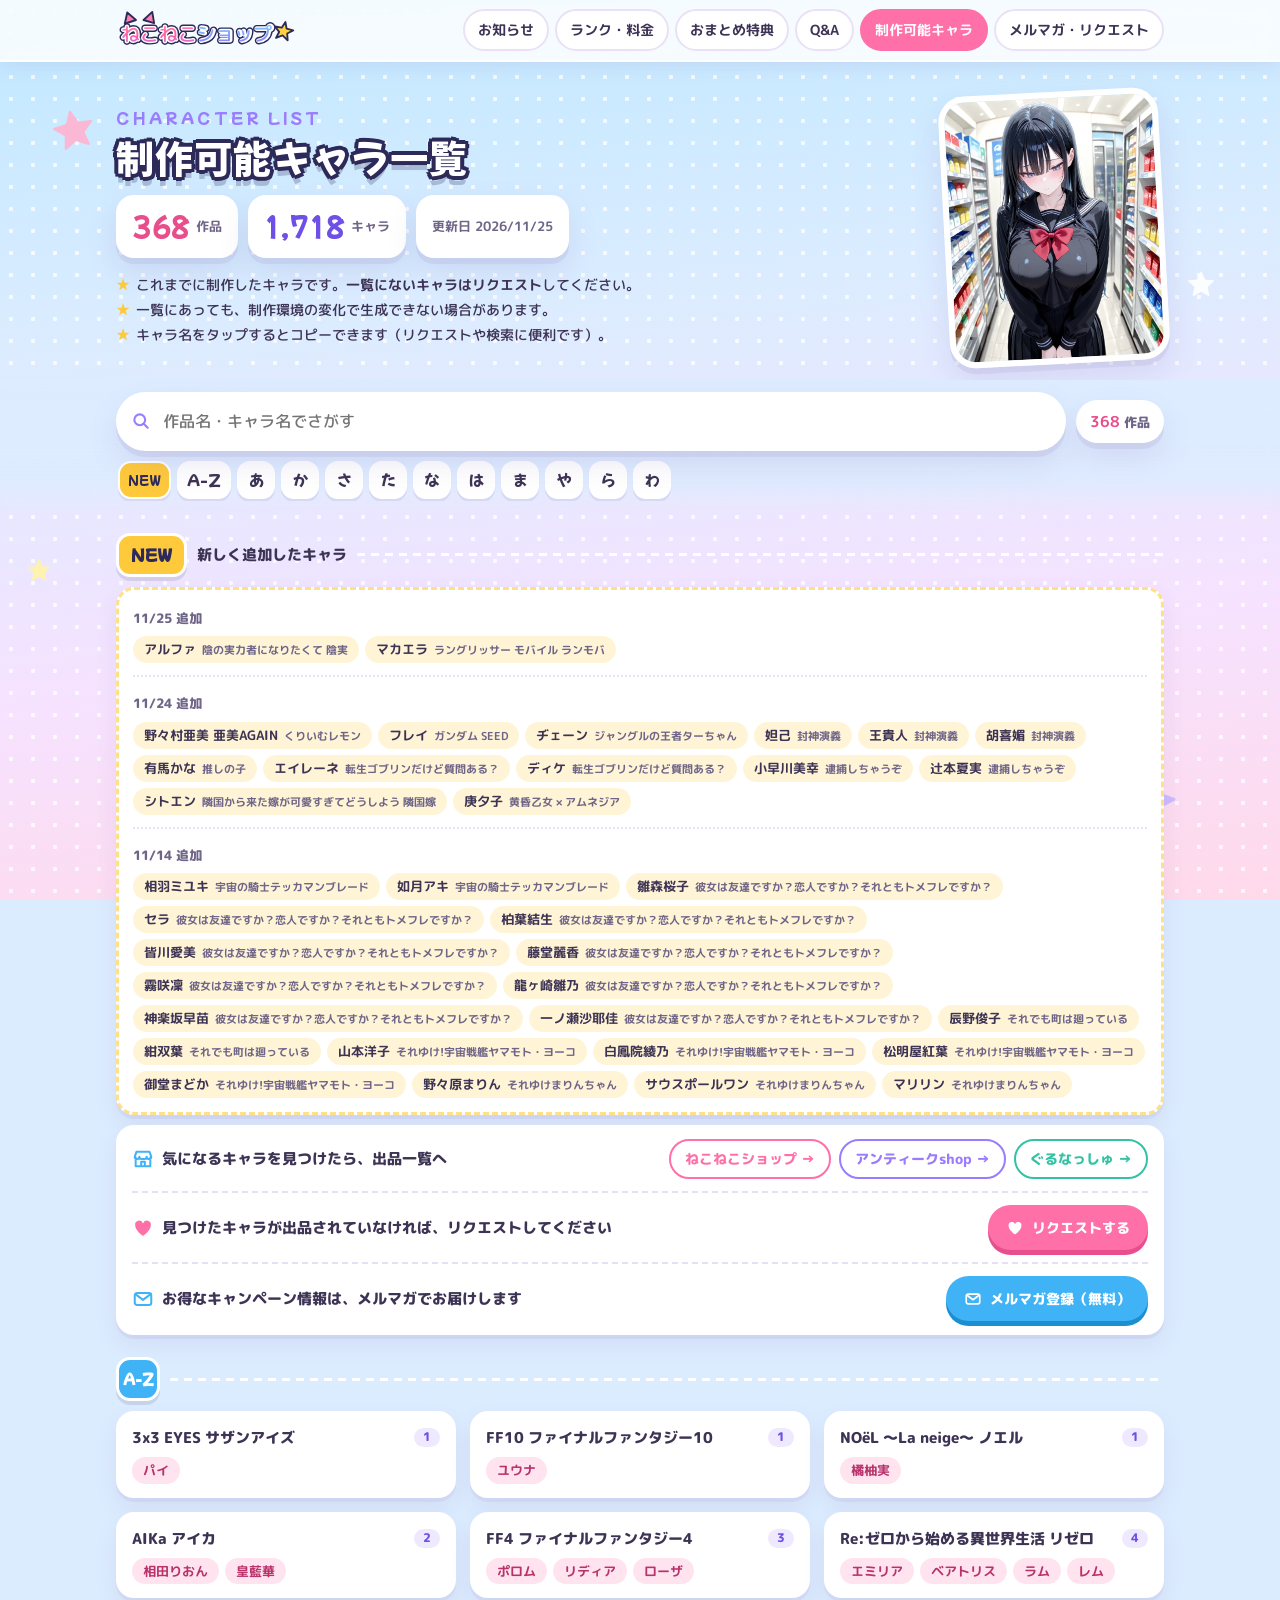
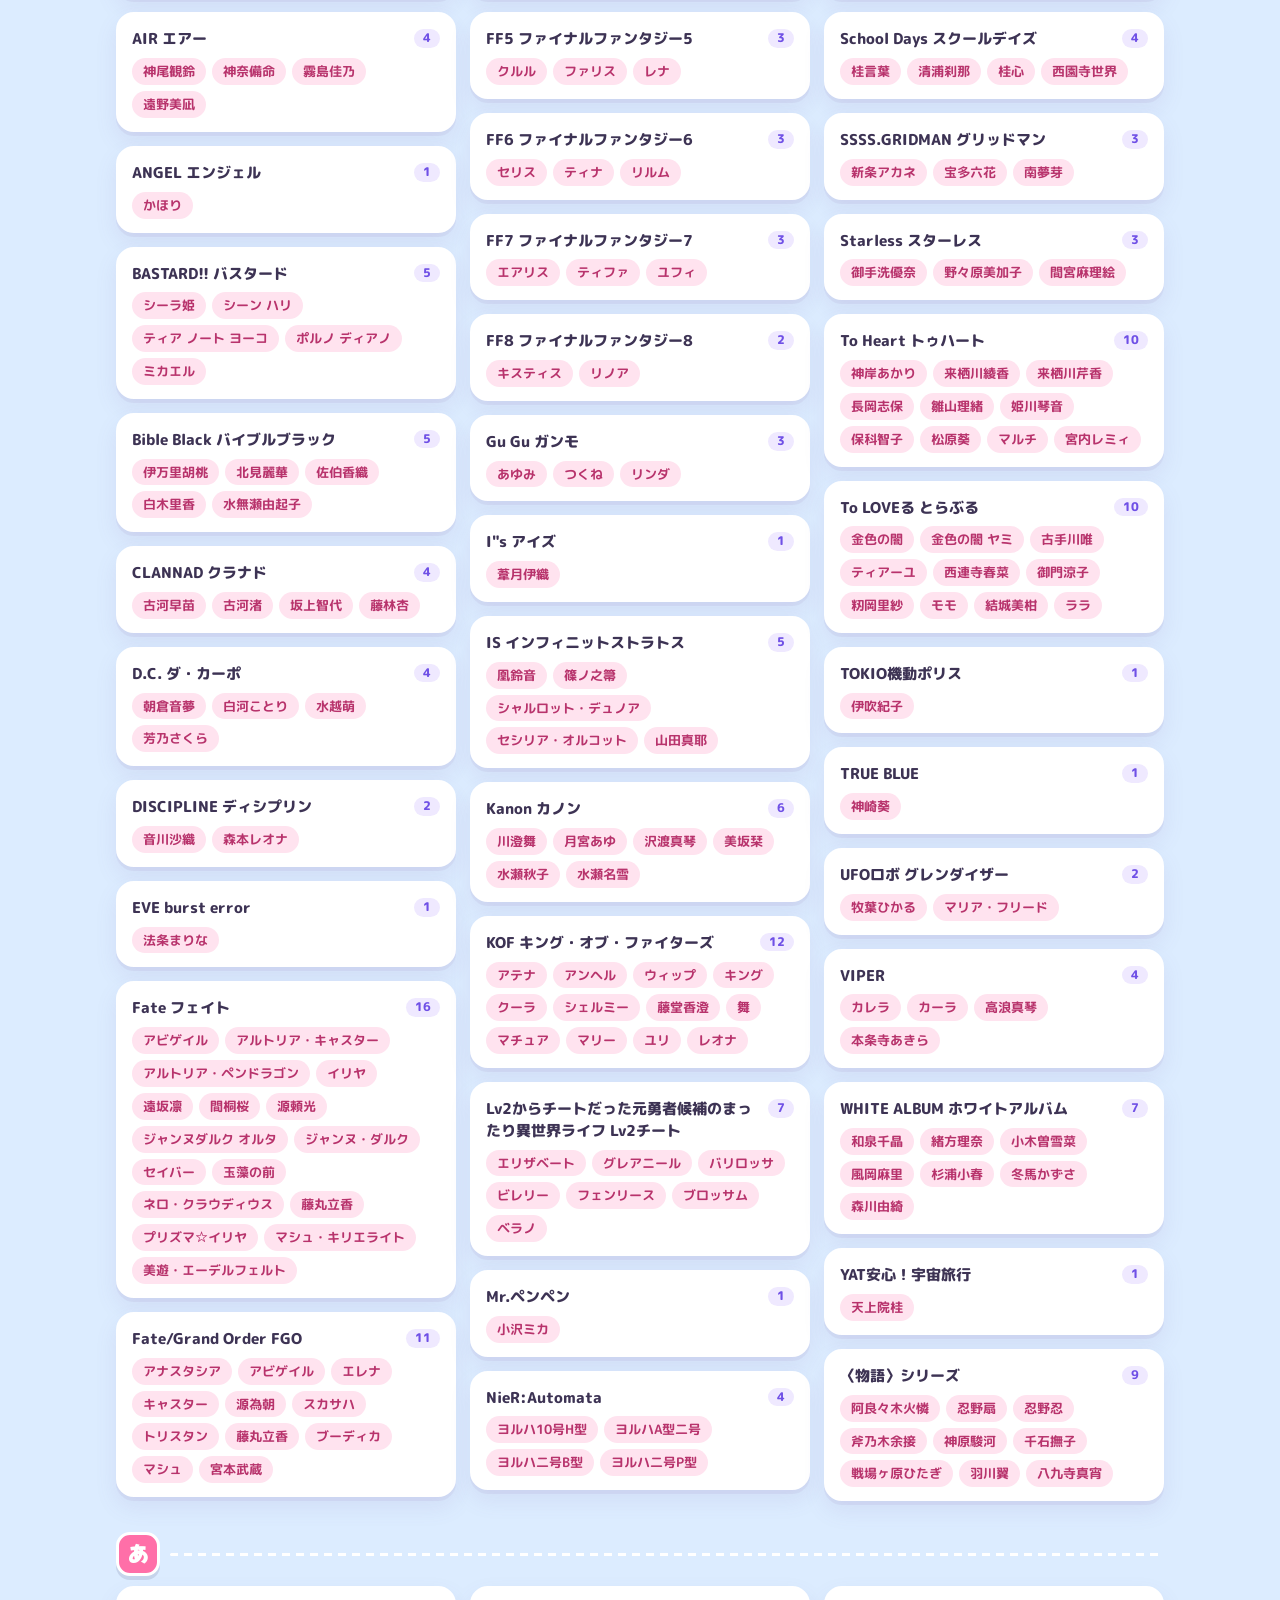
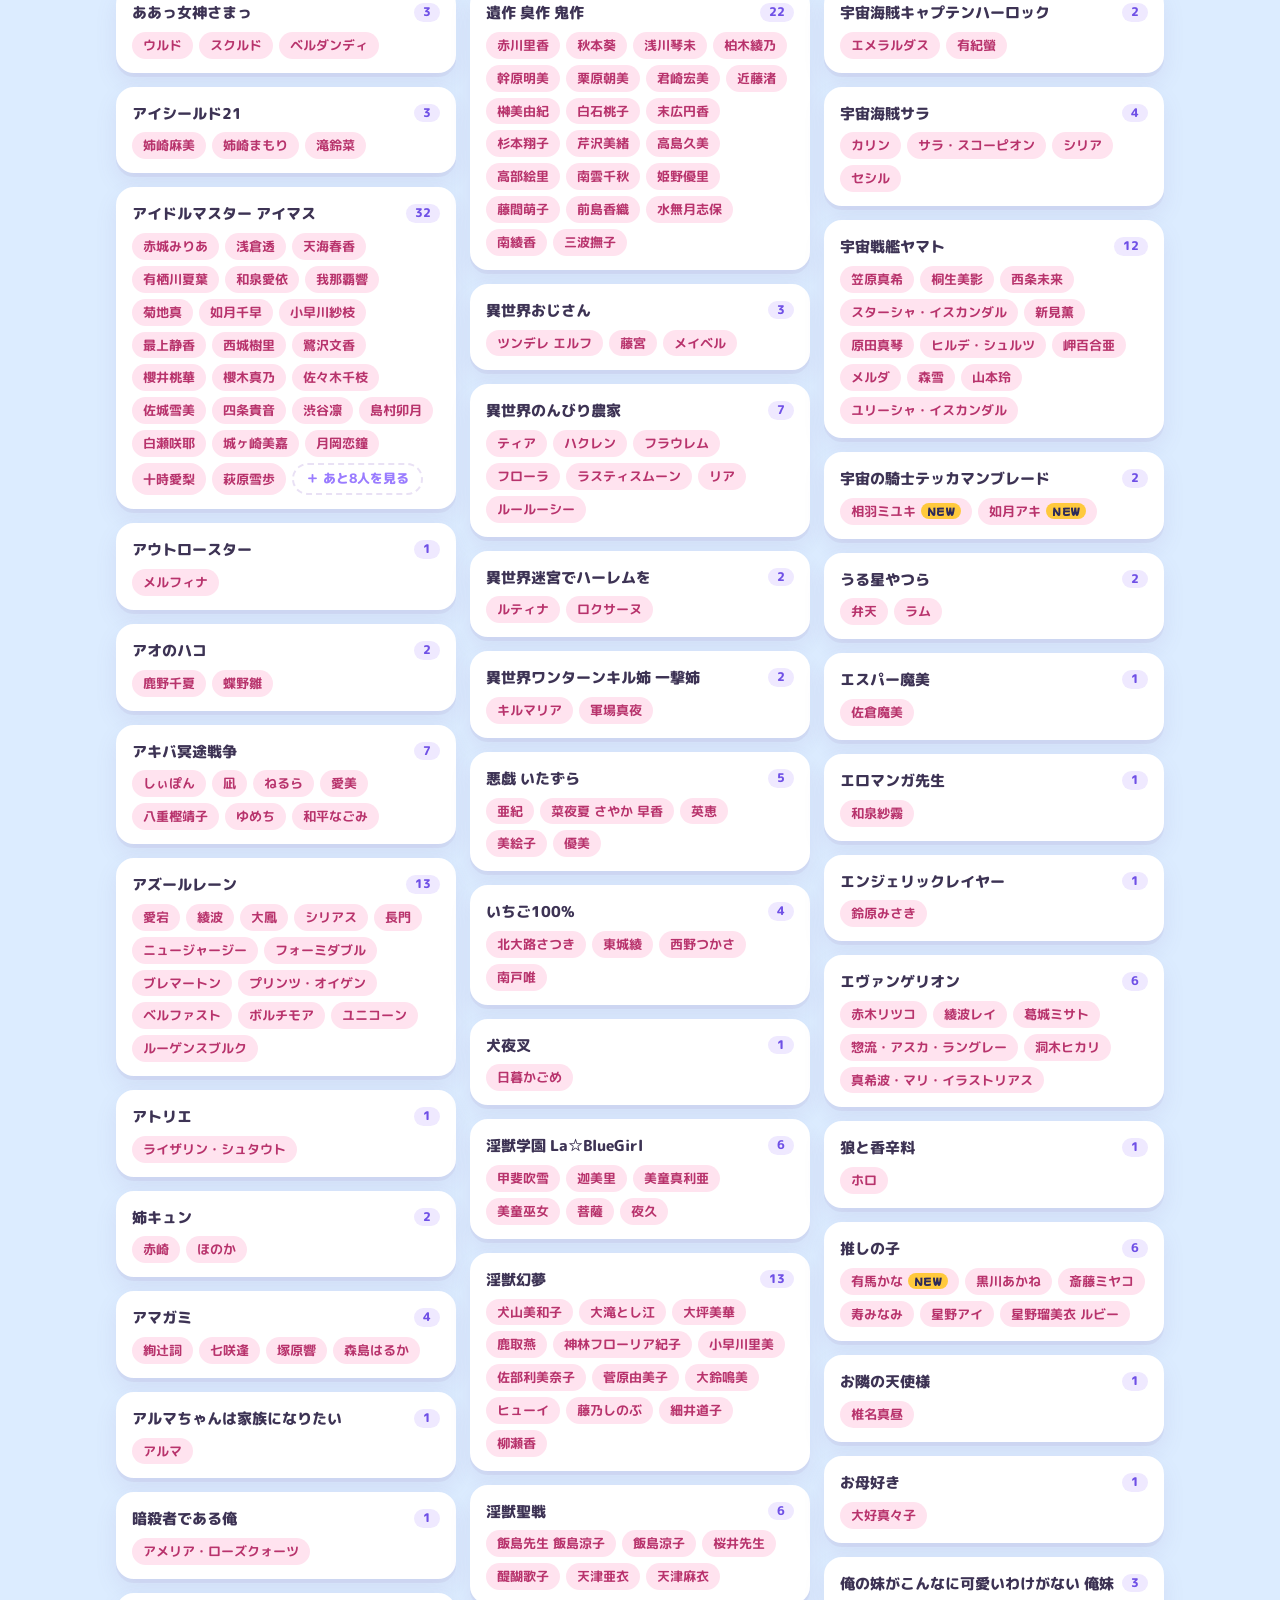
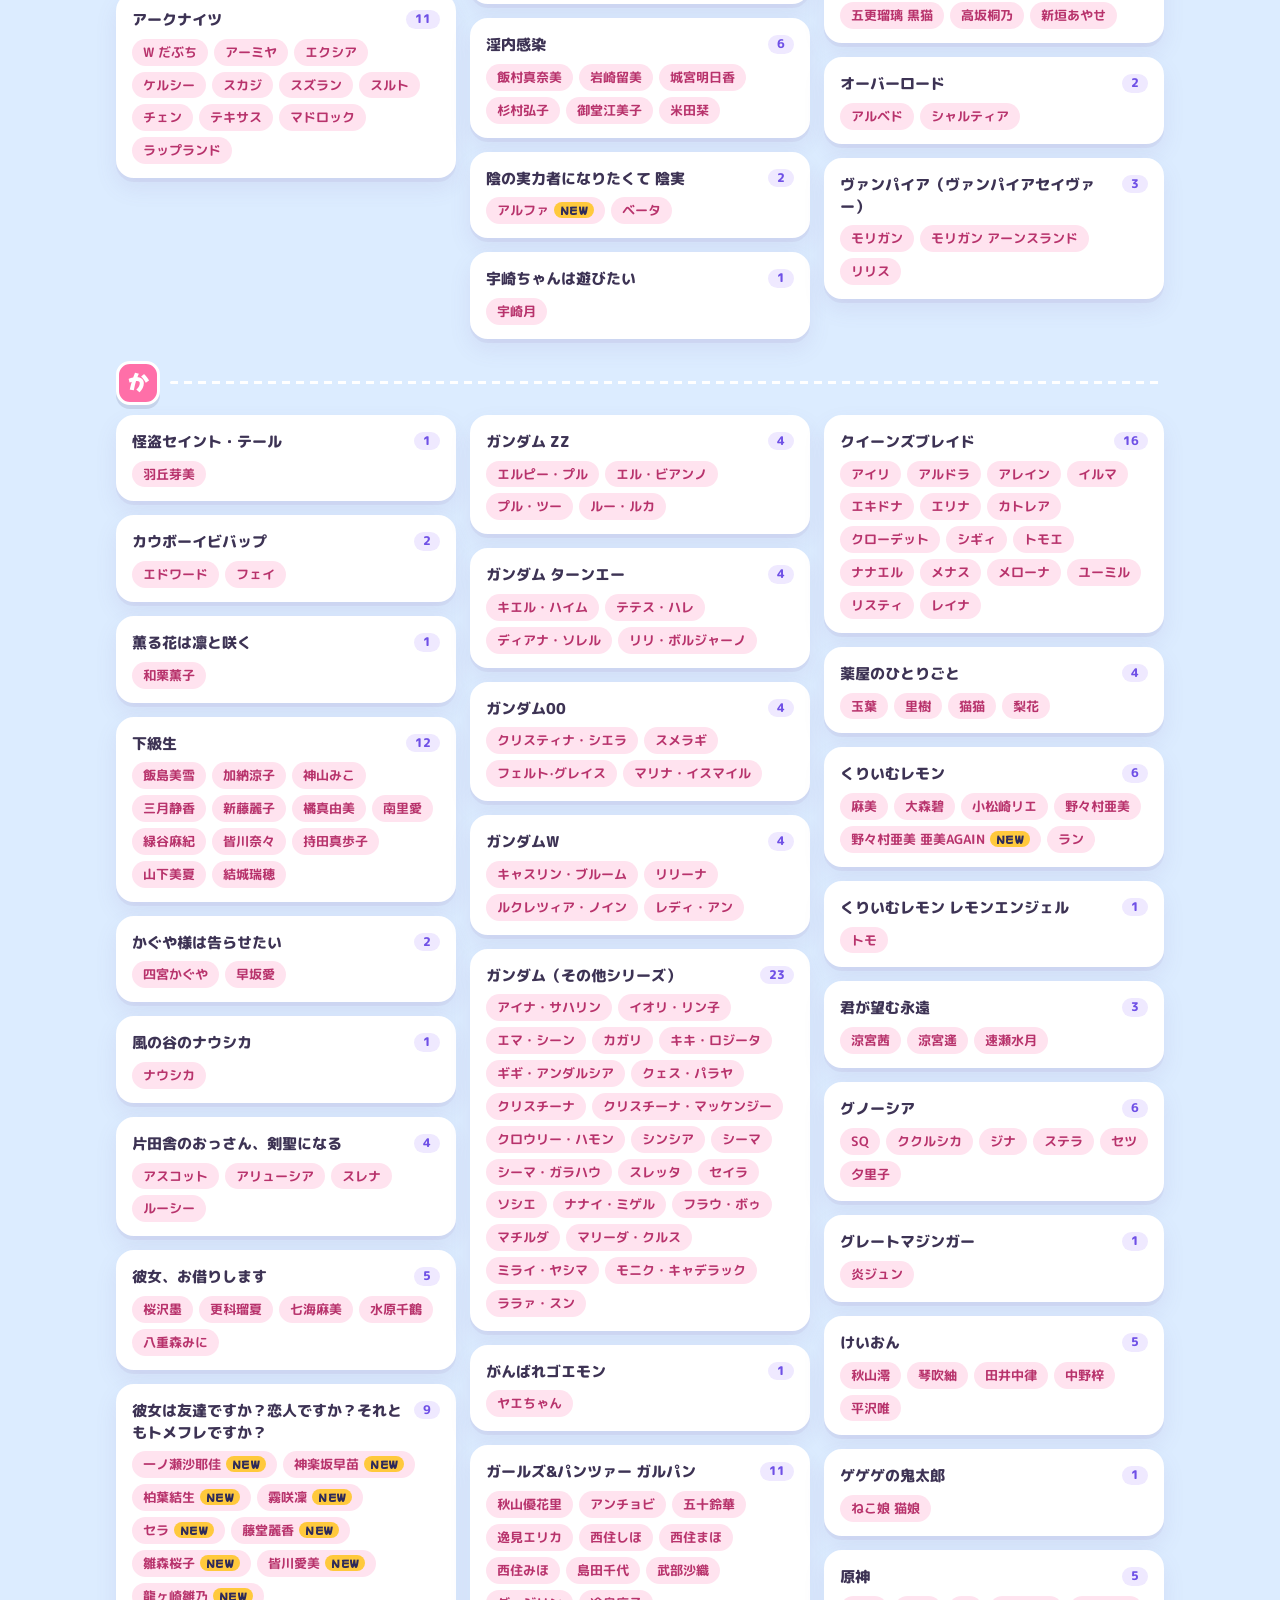
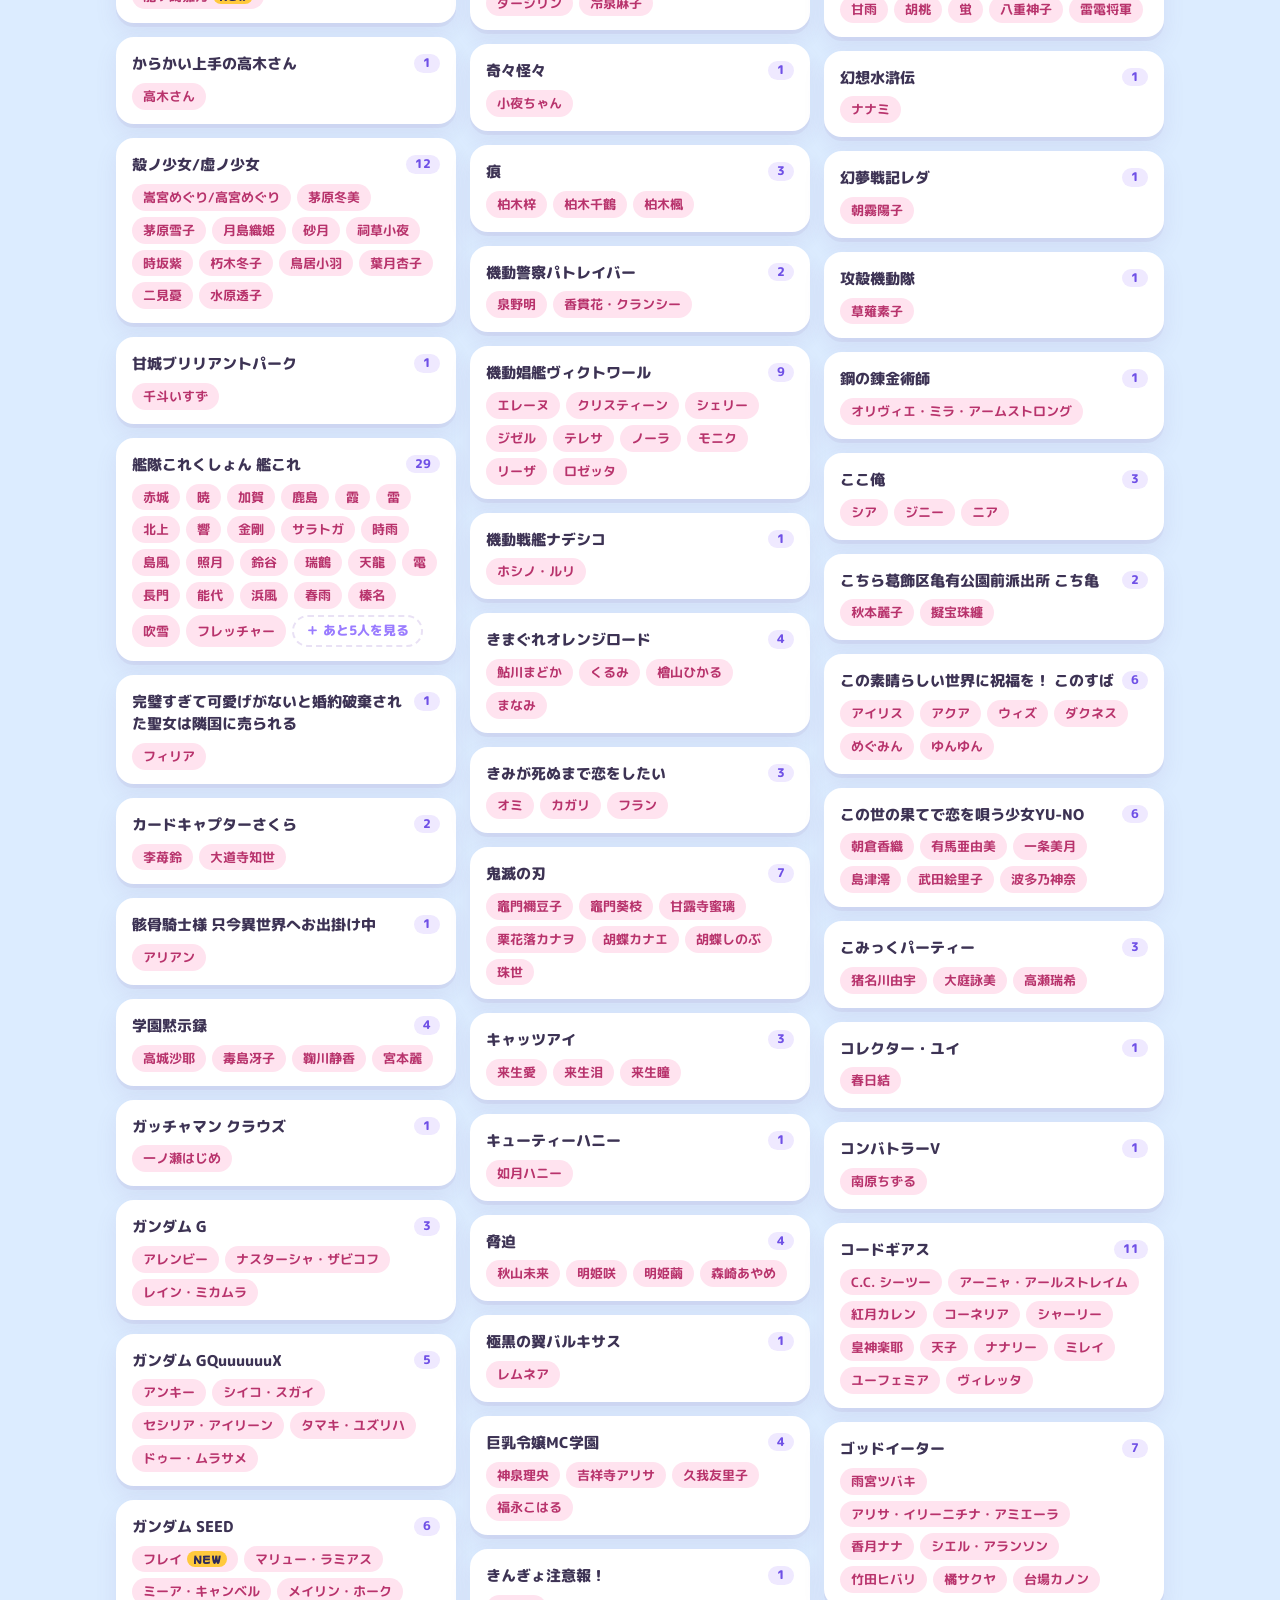
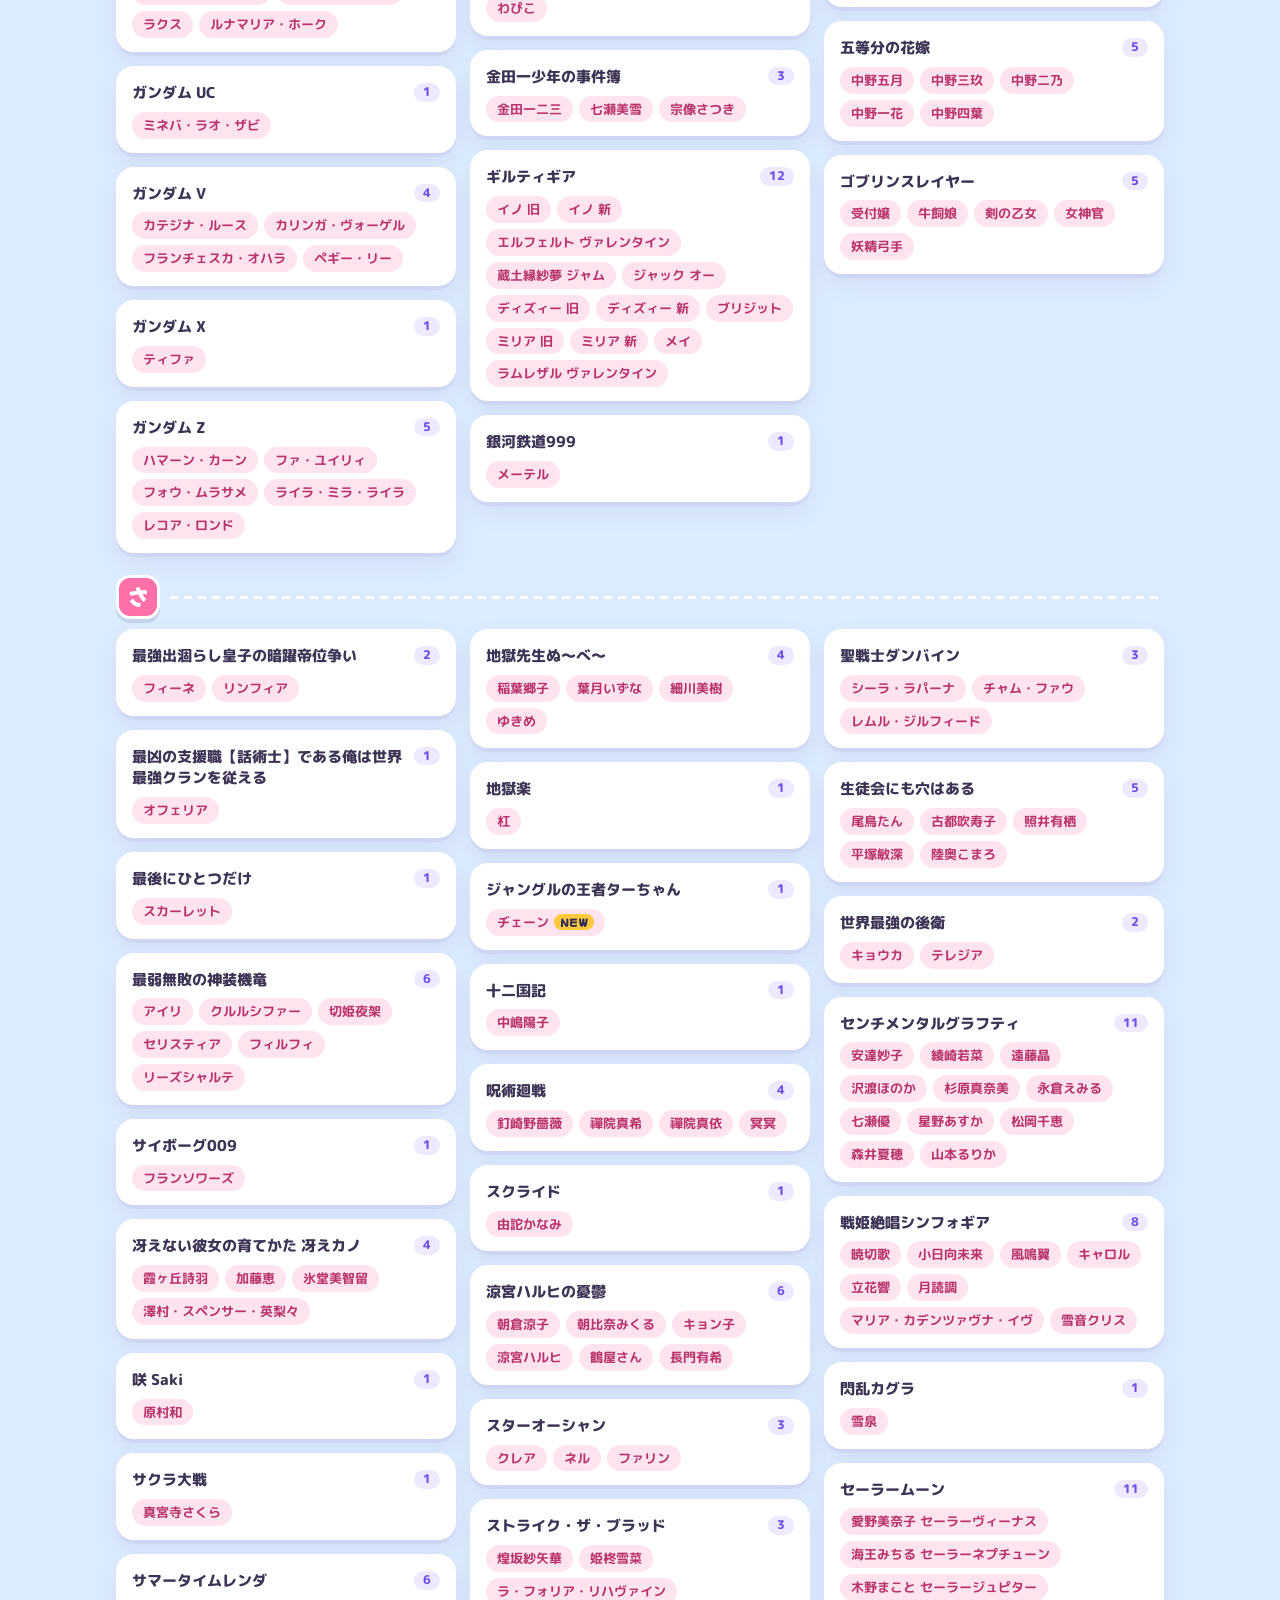
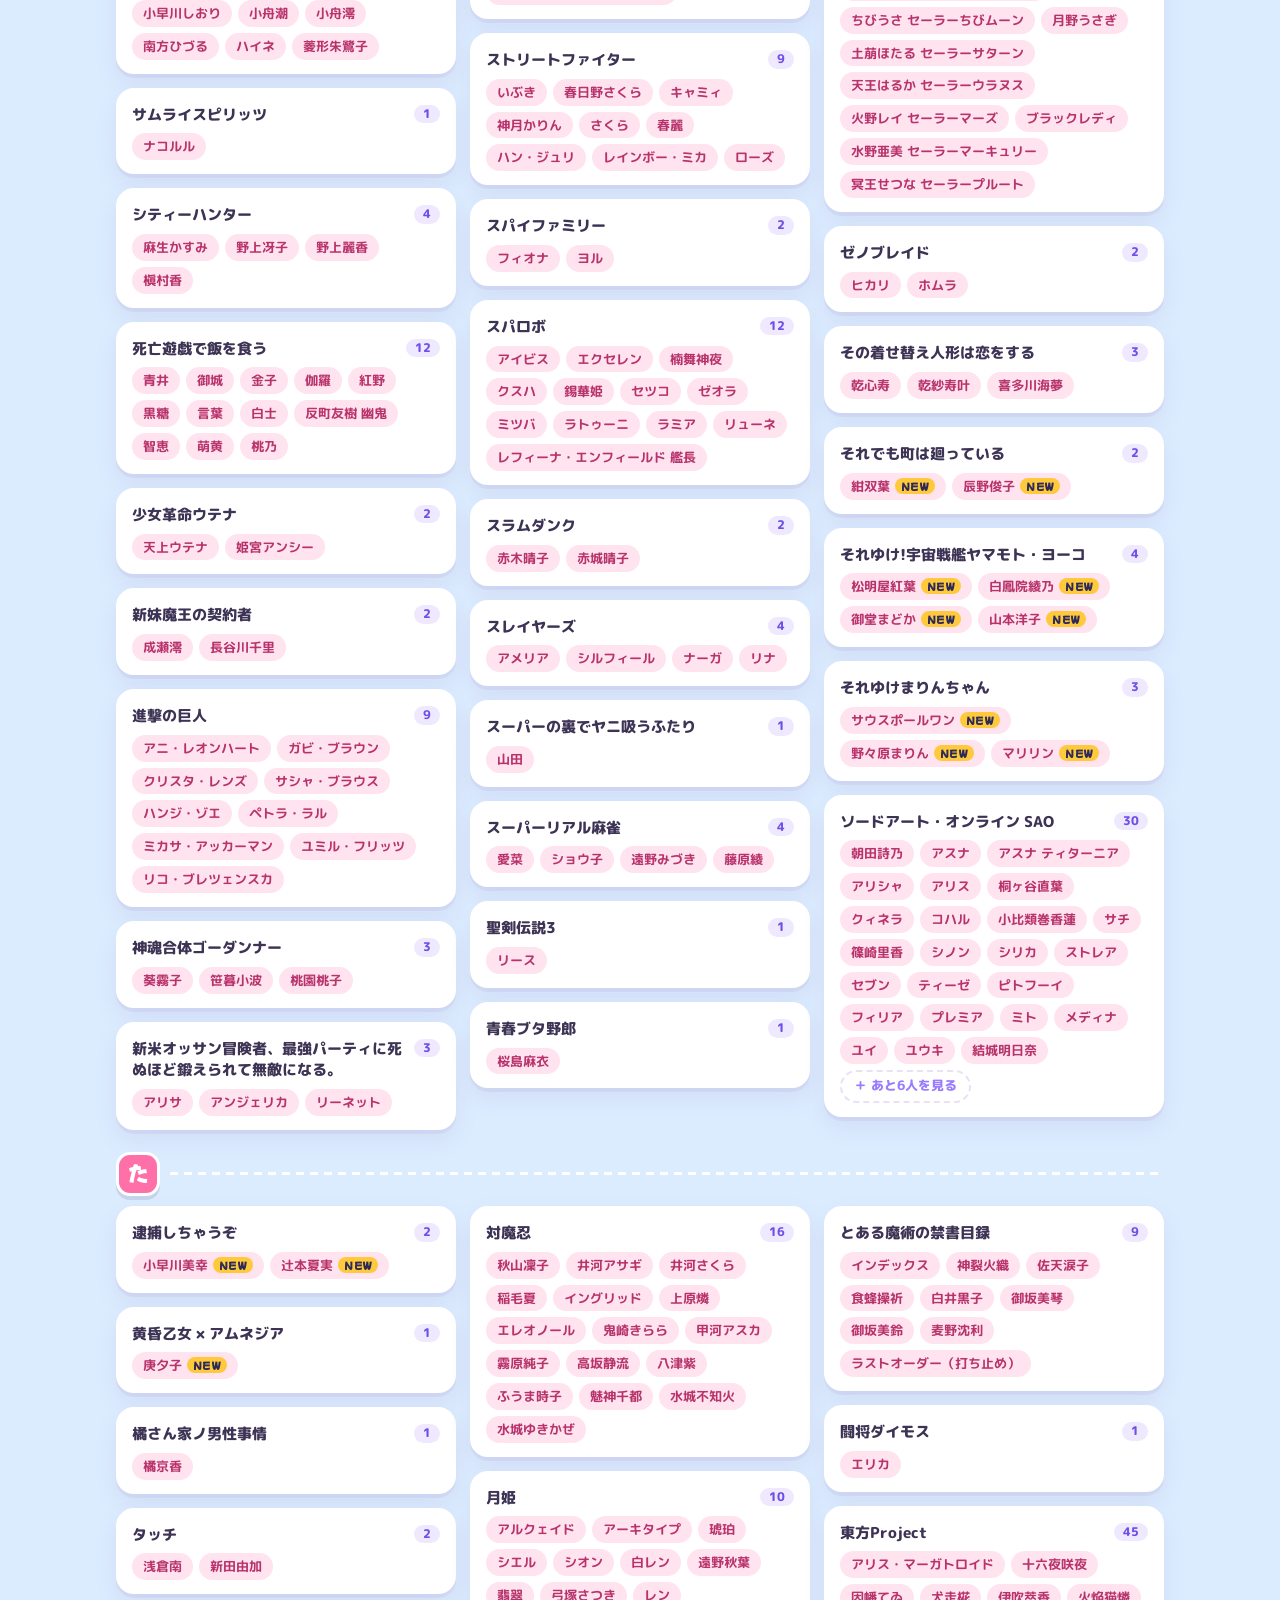
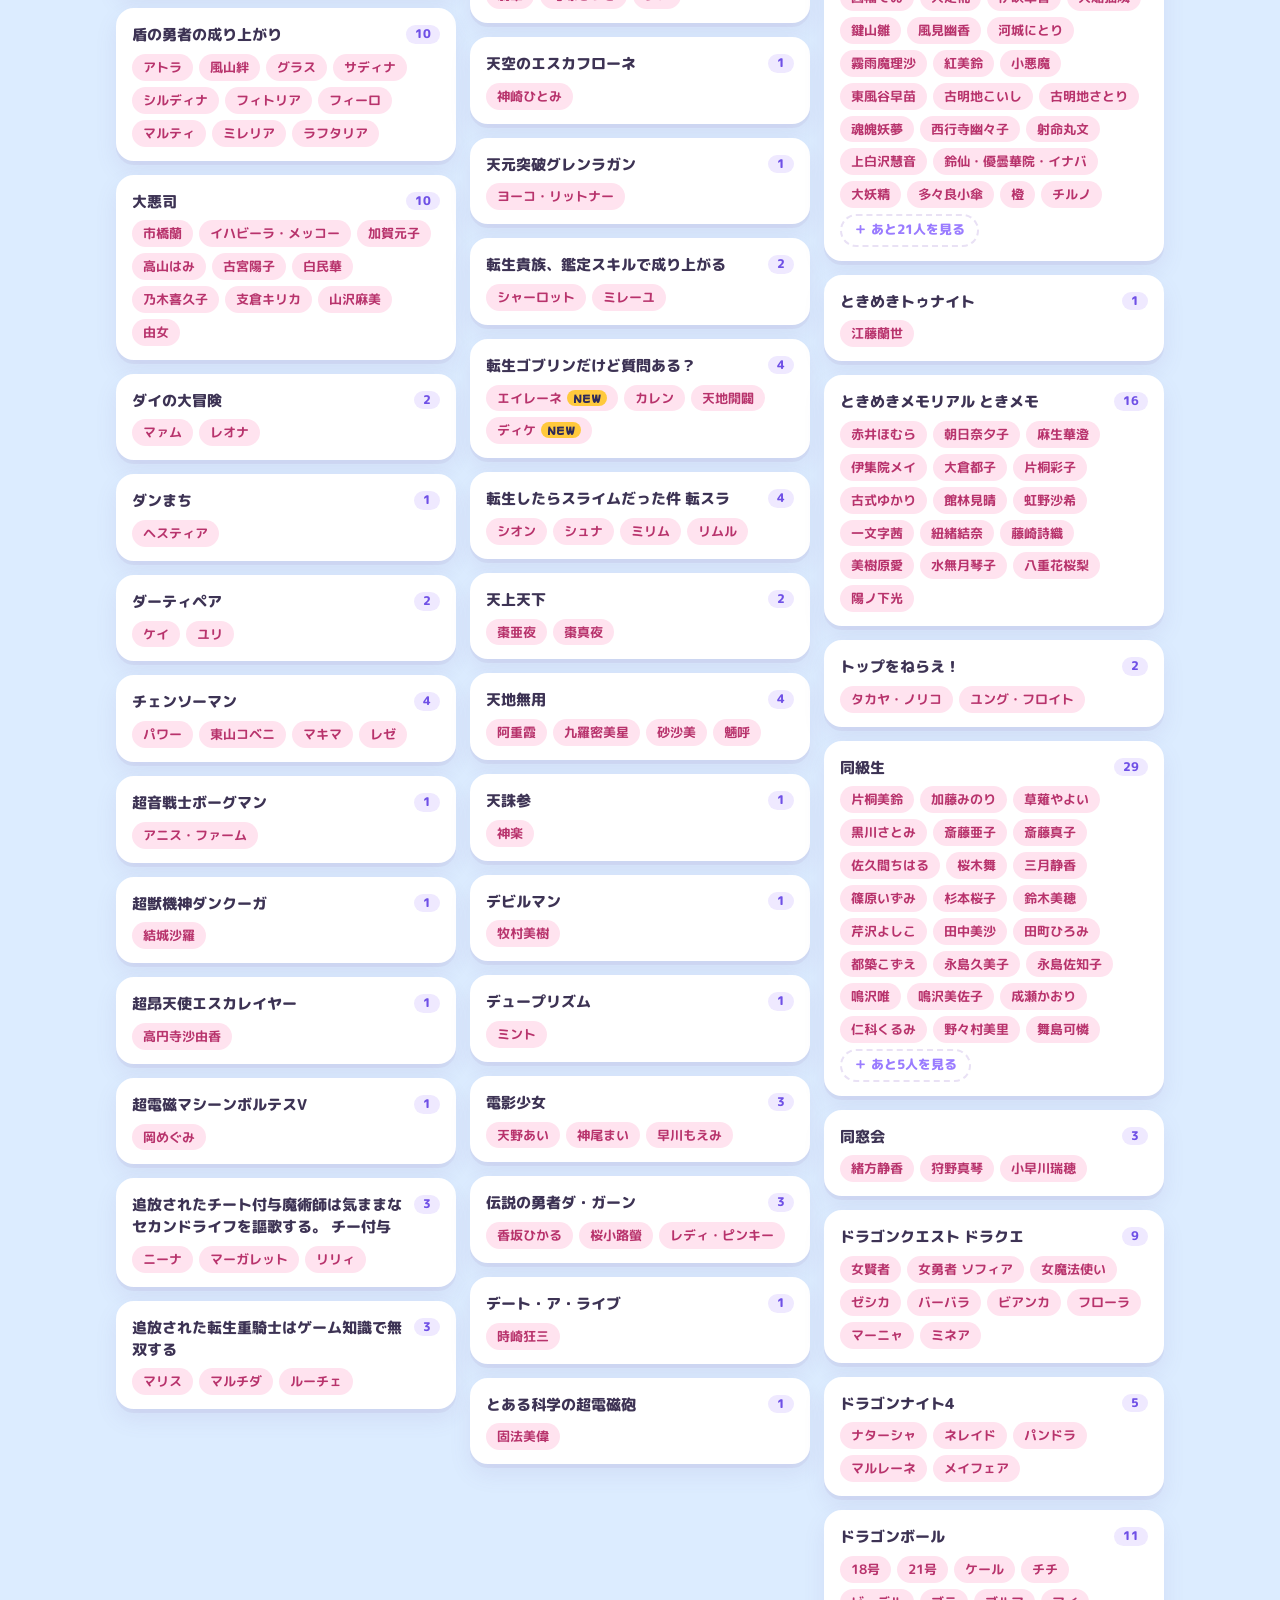
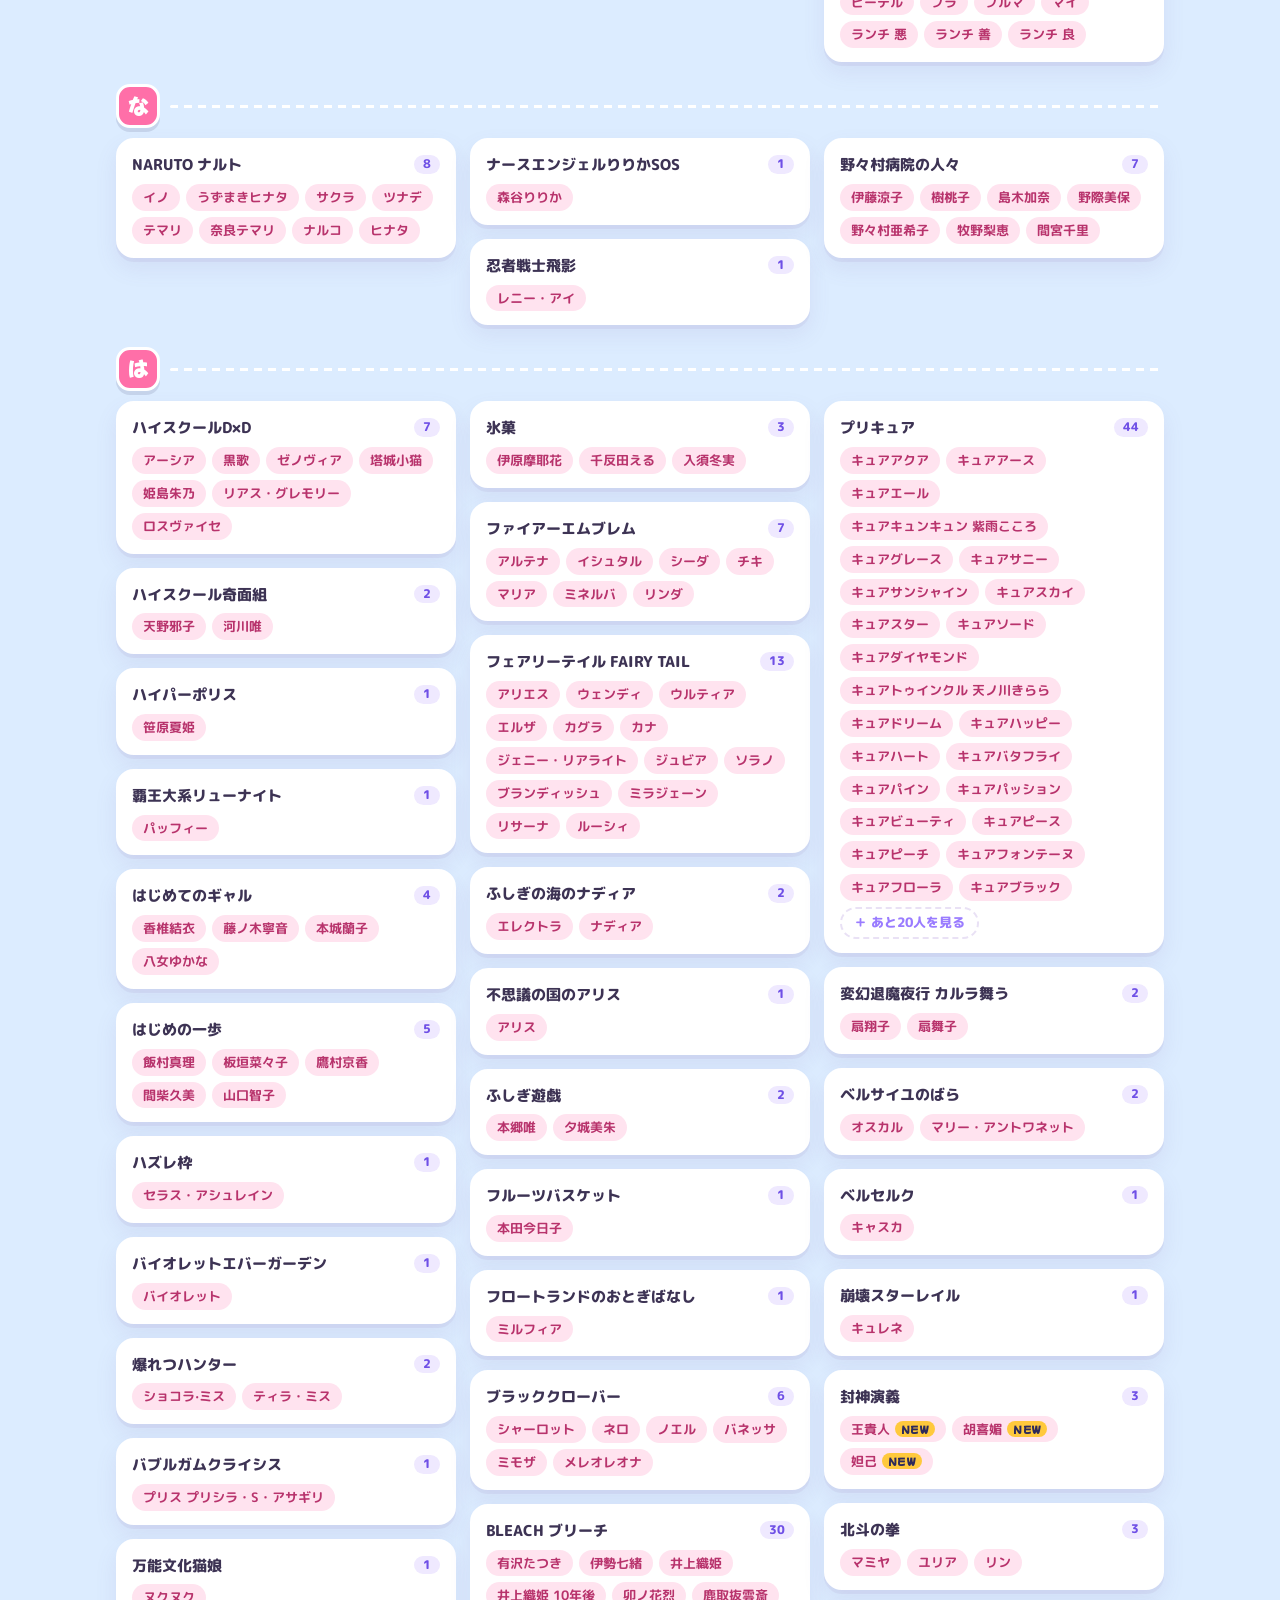
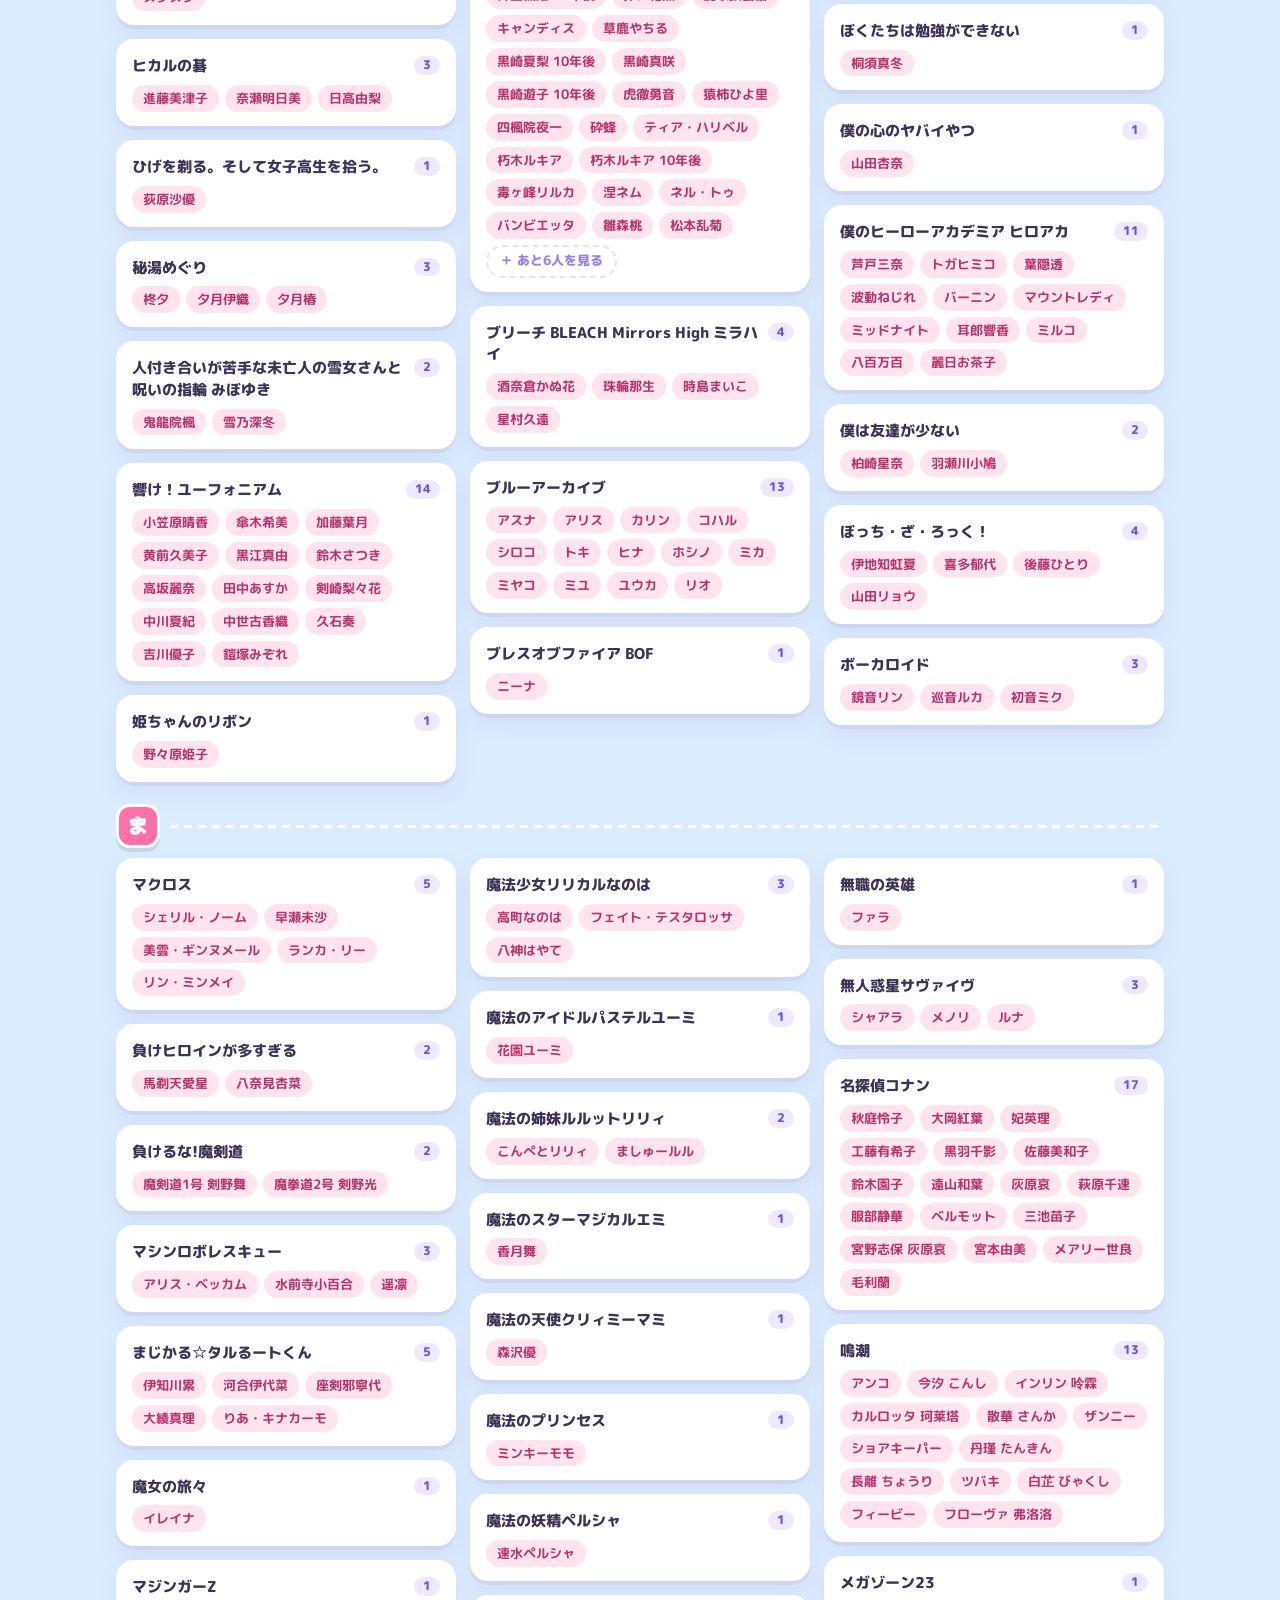
<file: list.html>
<!doctype html>
<html lang="ja">
<head>
<meta charset="utf-8">
<meta name="viewport" content="width=device-width,initial-scale=1">
<!-- Google tag (gtag.js) -->
<script async src="https://www.googletagmanager.com/gtag/js?id=G-HG3246N7RH"></script>
<script>
  window.dataLayer = window.dataLayer || [];
  function gtag(){dataLayer.push(arguments);}
  gtag('js', new Date());
  gtag('config', 'G-HG3246N7RH');
</script>
<title>制作可能キャラ一覧｜ねこねこショップ☆</title>
<meta name="description" content="ねこねこショップ☆で制作できるキャラクターの一覧です。作品名・キャラ名で検索できます。">
<meta name="theme-color" content="#ffb3d1">
<meta name="robots" content="noindex">
<link rel="icon" href="assets/img/favicon.svg" type="image/svg+xml">
<link rel="preconnect" href="https://fonts.googleapis.com">
<link rel="preconnect" href="https://fonts.gstatic.com" crossorigin>
<link href="https://fonts.googleapis.com/css2?family=M+PLUS+Rounded+1c:wght@500;700;800&family=Mochiy+Pop+One&display=swap" rel="stylesheet">
<link rel="stylesheet" href="assets/style.css?v=20261121">
<link rel="stylesheet" href="assets/list.css?v=20261102">
</head>
<body>

<!--SPRITE-->
<!-- アイコン -->
<svg width="0" height="0" style="position:absolute" aria-hidden="true">
  <defs>
    <linearGradient id="lg-logo" x1="0" y1="0" x2="0" y2="1"><stop offset="0" stop-color="#ff8cbc"/><stop offset=".55" stop-color="#ff5f9e"/><stop offset="1" stop-color="#b77bff"/></linearGradient>
    <linearGradient id="lg-logo2" x1="0" y1="0" x2="0" y2="1"><stop offset="0" stop-color="#7cd3ff"/><stop offset="1" stop-color="#8b74ff"/></linearGradient>
  </defs>
  <symbol id="i-star" viewBox="0 0 24 24"><path fill="currentColor" d="M12 1.8l2.9 6.3 6.9.7-5.2 4.6 1.5 6.8L12 16.7l-6.1 3.5 1.5-6.8L2.2 8.8l6.9-.7z" stroke="currentColor" stroke-width="1.2" stroke-linejoin="round"/></symbol>
  <symbol id="i-bell" viewBox="0 0 24 24"><path fill="none" stroke="currentColor" stroke-width="2.2" stroke-linecap="round" stroke-linejoin="round" d="M6 16V11a6 6 0 1 1 12 0v5l1.5 2h-15zM10 21h4"/></symbol>
  <symbol id="i-crown" viewBox="0 0 24 24"><path fill="currentColor" d="M3 7l4.5 4L12 4l4.5 7L21 7l-2 11H5z"/><rect x="5" y="19" width="14" height="2.2" rx="1" fill="currentColor"/></symbol>
  <symbol id="i-gift" viewBox="0 0 24 24"><g fill="none" stroke="currentColor" stroke-width="2.2" stroke-linejoin="round"><rect x="3.5" y="8.5" width="17" height="4" rx="1"/><path d="M5 12.5V20h14v-7.5M12 8.5V20M12 8.5C10 4 6.5 5 7.5 7.4 8 8.4 12 8.5 12 8.5zM12 8.5c2-4.5 5.5-3.5 4.5-1.1-.5 1-4.5 1.1-4.5 1.1z"/></g></symbol>
  <symbol id="i-up" viewBox="0 0 24 24"><path fill="none" stroke="currentColor" stroke-width="2.4" stroke-linecap="round" stroke-linejoin="round" d="M12 20V5M6 11l6-6 6 6M5 21h14"/></symbol>
  <symbol id="i-palette" viewBox="0 0 24 24"><path fill="none" stroke="currentColor" stroke-width="2.2" d="M12 3a9 9 0 1 0 0 18c1.4 0 2-1 1.6-2.1-.5-1.3.4-2.4 1.7-2.4H18a3 3 0 0 0 3-3C21 7 17 3 12 3z"/><circle cx="7.5" cy="11" r="1.5" fill="currentColor"/><circle cx="10.5" cy="7" r="1.5" fill="currentColor"/><circle cx="15.5" cy="7.5" r="1.5" fill="currentColor"/></symbol>
  <symbol id="i-shop" viewBox="0 0 24 24"><path fill="none" stroke="currentColor" stroke-width="2.2" stroke-linejoin="round" d="M4 9.5V20h16V9.5M3 9.5L5 4h14l2 5.5c0 1.5-1.2 2.5-2.6 2.5S16 11 16 9.5c0 1.5-1.3 2.5-2.7 2.5h-2.6C9.3 12 8 11 8 9.5 8 11 6.9 12 5.6 12S3 11 3 9.5zM10 20v-5h4v5"/></symbol>
  <symbol id="i-mail" viewBox="0 0 24 24"><g fill="none" stroke="currentColor" stroke-width="2.2" stroke-linejoin="round"><rect x="3" y="5.5" width="18" height="13" rx="2.5"/><path d="M4 7l8 6 8-6"/></g></symbol>
  <symbol id="i-heart" viewBox="0 0 24 24"><path fill="currentColor" d="M12 20.5S3.5 15 3.5 9.2A4.4 4.4 0 0 1 12 7a4.4 4.4 0 0 1 8.5 2.2C20.5 15 12 20.5 12 20.5z"/></symbol>
  <symbol id="i-list" viewBox="0 0 24 24"><g fill="none" stroke="currentColor" stroke-width="2.3" stroke-linecap="round"><path d="M9 6h11M9 12h11M9 18h11"/><circle cx="4.5" cy="6" r="1.2" fill="currentColor"/><circle cx="4.5" cy="12" r="1.2" fill="currentColor"/><circle cx="4.5" cy="18" r="1.2" fill="currentColor"/></g></symbol>
  <symbol id="i-q" viewBox="0 0 24 24"><g fill="none" stroke="currentColor" stroke-width="2.3" stroke-linecap="round"><circle cx="12" cy="12" r="9"/><path d="M9.3 9.3a2.8 2.8 0 1 1 3.8 2.6c-.7.3-1.1.9-1.1 1.7v.6"/></g><circle cx="12" cy="17.3" r="1.3" fill="currentColor"/></symbol>
  <symbol id="i-truck" viewBox="0 0 24 24"><g fill="none" stroke="currentColor" stroke-width="2.2" stroke-linejoin="round"><path d="M2.5 6h11v10h-11zM13.5 9.5h4l3 3.5V16h-7z"/><circle cx="6.5" cy="17.5" r="1.8" fill="#fff"/><circle cx="17" cy="17.5" r="1.8" fill="#fff"/></g></symbol>
  <symbol id="i-check" viewBox="0 0 24 24"><g fill="none" stroke="currentColor" stroke-width="2.3" stroke-linecap="round" stroke-linejoin="round"><rect x="3.5" y="3.5" width="17" height="17" rx="4"/><path d="M8 12.3l2.7 2.7L16.3 9"/></g></symbol>
  <symbol id="i-search" viewBox="0 0 24 24"><g fill="none" stroke="currentColor" stroke-width="2.5" stroke-linecap="round"><circle cx="10.5" cy="10.5" r="6.5"/><path d="M15.5 15.5L20 20"/></g></symbol>
  <symbol id="i-top" viewBox="0 0 24 24"><path fill="none" stroke="currentColor" stroke-width="2.8" stroke-linecap="round" stroke-linejoin="round" d="M6 14l6-6 6 6"/></symbol>
  <symbol id="i-alert" viewBox="0 0 24 24"><g fill="none" stroke="currentColor" stroke-width="2.3" stroke-linecap="round"><circle cx="12" cy="12" r="9"/><path d="M12 7.5v5.5"/></g><circle cx="12" cy="16.5" r="1.3" fill="currentColor"/></symbol>
  <symbol id="i-data" viewBox="0 0 24 24"><g fill="none" stroke="currentColor" stroke-width="2.2" stroke-linecap="round" stroke-linejoin="round"><path d="M7 18.5a4.5 4.5 0 0 1-.6-9A6 6 0 0 1 18 8.6a4 4 0 0 1-.5 7.9"/><path d="M12 11v9M9 17l3 3 3-3"/></g></symbol>
  <symbol id="i-cal" viewBox="0 0 24 24"><g fill="none" stroke="currentColor" stroke-width="2.2" stroke-linecap="round"><rect x="3.5" y="5" width="17" height="15.5" rx="3"/><path d="M3.5 10h17M8 3v4M16 3v4"/></g><circle cx="12" cy="15" r="1.6" fill="currentColor"/></symbol>
  <symbol id="i-paw" viewBox="0 0 24 24"><g fill="currentColor"><ellipse cx="12" cy="16" rx="5" ry="4.2"/><ellipse cx="5.5" cy="10.5" rx="2" ry="2.6"/><ellipse cx="9.3" cy="6.4" rx="2" ry="2.7"/><ellipse cx="14.7" cy="6.4" rx="2" ry="2.7"/><ellipse cx="18.5" cy="10.5" rx="2" ry="2.6"/></g></symbol>
  <symbol id="i-redo" viewBox="0 0 24 24"><path fill="none" stroke="currentColor" stroke-width="2.3" stroke-linecap="round" stroke-linejoin="round" d="M4.5 12a7.5 7.5 0 0 1 13-5.1M19.5 12a7.5 7.5 0 0 1-13 5.1M17.8 3.5v3.7h-3.7M6.2 20.5v-3.7h3.7"/></symbol>
  <symbol id="i-out" viewBox="0 0 24 24"><path fill="none" stroke="currentColor" stroke-width="2.4" stroke-linecap="round" stroke-linejoin="round" d="M14 4h6v6M20 4l-9 9M18 14v5a1 1 0 0 1-1 1H5a1 1 0 0 1-1-1V7a1 1 0 0 1 1-1h5"/></symbol>

  <!-- ロゴ（大） -->
  <symbol id="logo-big" viewBox="0 0 640 230">
    <g font-family="Mochiy Pop One, M PLUS Rounded 1c, sans-serif" text-anchor="start">
      <!-- ねこみみ -->
      <g stroke-linejoin="round">
        <path d="M58 70 L70 14 L112 52 Z M150 52 L190 12 L200 68 Z" fill="#2d2a5a" stroke="#2d2a5a" stroke-width="22"/>
        <path d="M58 70 L70 14 L112 52 Z M150 52 L190 12 L200 68 Z" fill="#fff" stroke="#fff" stroke-width="12"/>
        <path d="M60 66 L71 18 L108 52 Z M154 52 L189 16 L198 64 Z" fill="#ff7fb3"/>
        <path d="M72 52 L76 32 L94 50 Z M168 50 L184 33 L187 52 Z" fill="#ffd0e3"/>
      </g>
      <g font-size="112" letter-spacing="-2">
        <text x="34" y="150" fill="#2d2a5a" stroke="#2d2a5a" stroke-width="26" stroke-linejoin="round">ねこねこ</text>
        <text x="34" y="150" fill="#fff" stroke="#fff" stroke-width="14" stroke-linejoin="round">ねこねこ</text>
        <text x="34" y="150" fill="url(#lg-logo)">ねこねこ</text>
      </g>
      <g font-size="70" letter-spacing="-1">
        <text x="250" y="214" fill="#2d2a5a" stroke="#2d2a5a" stroke-width="22" stroke-linejoin="round">ショップ</text>
        <text x="250" y="214" fill="#fff" stroke="#fff" stroke-width="12" stroke-linejoin="round">ショップ</text>
        <text x="250" y="214" fill="url(#lg-logo2)">ショップ</text>
      </g>
      <!-- ほっぺ -->
      <ellipse cx="78" cy="132" rx="9" ry="5" fill="#ffb3cf" opacity=".9"/>
      <!-- 星 -->
      <g transform="translate(560 128) rotate(12)">
        <path d="M0 -40 L11 -13 L40 -12 L17 6 L25 34 L0 18 L-25 34 L-17 6 L-40 -12 L-11 -13 Z" fill="#2d2a5a" stroke="#2d2a5a" stroke-width="18" stroke-linejoin="round"/>
        <path d="M0 -40 L11 -13 L40 -12 L17 6 L25 34 L0 18 L-25 34 L-17 6 L-40 -12 L-11 -13 Z" fill="#fff" stroke="#fff" stroke-width="9" stroke-linejoin="round"/>
        <path d="M0 -40 L11 -13 L40 -12 L17 6 L25 34 L0 18 L-25 34 L-17 6 L-40 -12 L-11 -13 Z" fill="#ffd23f"/>
        <circle cx="-8" cy="-8" r="5" fill="#fff" opacity=".8"/>
      </g>
      <!-- リボン -->
      <g transform="translate(36 172) rotate(-4)">
        <rect x="0" y="0" width="196" height="36" rx="18" fill="#2d2a5a"/>
        <rect x="4" y="4" width="188" height="28" rx="14" fill="#fff"/>
        <text x="98" y="25" font-family="Mochiy Pop One, sans-serif" font-size="15.5" letter-spacing="2.4" fill="#8b6cff" text-anchor="middle">NEKONEKO SHOP</text>
      </g>
      <g fill="#fff"><circle cx="600" cy="54" r="7"/><circle cx="618" cy="84" r="4"/><circle cx="236" cy="40" r="5"/></g>
      <path d="M520 60 l4 10 10 4 -10 4 -4 10 -4 -10 -10 -4 10 -4z" fill="#fff"/>
    </g>
  </symbol>

  <!-- ロゴ（ヘッダー用・横長） -->
  <symbol id="logo-bar" viewBox="0 0 300 64">
    <g font-family="Mochiy Pop One, M PLUS Rounded 1c, sans-serif" font-size="30">
      <path d="M14 22 L18 4 L32 16 Z M44 16 L58 3 L61 21 Z" fill="#ff7fb3" stroke="#2d2a5a" stroke-width="3" stroke-linejoin="round"/>
      <text x="8" y="50" fill="#2d2a5a" stroke="#2d2a5a" stroke-width="9" stroke-linejoin="round">ねこねこショップ</text>
      <text x="8" y="50" fill="#fff" stroke="#fff" stroke-width="4.5" stroke-linejoin="round">ねこねこショップ</text>
      <text x="8" y="50" fill="url(#lg-logo)">ねこねこ</text>
      <text x="128" y="50" fill="url(#lg-logo2)">ショップ</text>
      <g transform="translate(268 34) rotate(12)"><path d="M0 -15 L4 -5 L15 -4.5 L6.5 2.3 L9.5 12.8 L0 6.8 L-9.5 12.8 L-6.5 2.3 L-15 -4.5 L-4 -5 Z" fill="#ffd23f" stroke="#2d2a5a" stroke-width="3" stroke-linejoin="round"/></g>
    </g>
  </symbol>
</svg>
<!--/SPRITE-->

<div class="sky-deco" aria-hidden="true">
  <svg class="s1" viewBox="0 0 24 24"><use href="#i-star"/></svg>
  <svg class="s2" viewBox="0 0 24 24"><use href="#i-star"/></svg>
  <svg class="s3" viewBox="0 0 24 24"><use href="#i-star"/></svg>
  <svg class="s4" viewBox="0 0 24 24"><use href="#i-star"/></svg>
</div>

<header class="topbar">
  <div class="wrap">
    <a class="brand" href="index.html" aria-label="ねこねこショップ☆ お知らせへ"><svg viewBox="0 0 300 64"><use href="#logo-bar"/></svg></a>
    <nav class="nav" aria-label="メニュー">
      <a href="index.html">お知らせ</a>
      <a href="index.html#rank">ランク・料金</a>
      <a href="index.html#campaign">おまとめ特典</a>
      <a href="index.html#qa">Q&amp;A</a>
      <a href="list.html" class="on">制作可能キャラ</a>
      <a href="index.html#mail">メルマガ・リクエスト</a>
    </nav>
  </div>
</header>

<main id="top">
<section class="lhero">
  <div class="wrap">
    <div>
      <h1><span class="sm">CHARACTER LIST</span>制作可能キャラ一覧</h1>
      <div class="stats">
        <div class="stat"><b id="n-works">-</b><small>作品</small></div>
        <div class="stat lv"><b id="n-chars">-</b><small>キャラ</small></div>
        <div class="stat"><small>更新日 <span id="updated">-</span></small></div>
      </div>
      <ul class="lnotes">
        <li>これまでに制作したキャラです。<b>一覧にないキャラはリクエスト</b>してください。</li>
        <li>一覧にあっても、制作環境の変化で生成できない場合があります。</li>
        <li>キャラ名をタップするとコピーできます（リクエストや検索に便利です）。</li>
      </ul>
    </div>
    <div class="pic"><img src="assets/img/sayo_conbini.webp" alt="看板娘のさよ" width="720" height="1020"></div>
  </div>
</section>

<div class="finder" id="finder">
  <div class="wrap">
    <div class="row">
      <label class="search"><svg><use href="#i-search"/></svg><input id="q" type="search" placeholder="作品名・キャラ名でさがす" autocomplete="off" enterkeyhint="search"><button class="clear" id="clear" type="button" aria-label="検索をクリア">×</button></label>
      <div class="count" id="count"><b>0</b> 件</div>
    </div>
    <nav class="kana" id="kana" aria-label="五十音インデックス"></nav>
  </div>
</div>

<div class="wrap">
  <!-- NEW欄の下に list.js が差し込む（検索中は出さない） -->
  <div class="nextbar" id="nextbar">
    <div class="nb-row">
      <p class="nb-t"><svg><use href="#i-shop"/></svg><span>気になるキャラを見つけたら、<span class="nw">出品一覧へ</span></span></p>
      <div class="nb-shops">
        <a style="--c:#ff6fa8" href="https://auctions.yahoo.co.jp/sellinglist/7mmAxUxGdHDt7fjyFD2e7cguFGdQu?fixed=0&amp;auccat=26146&amp;b=1&amp;is_postage_mode=1&amp;select=3" target="_blank" rel="noopener">ねこねこショップ</a>
        <a style="--c:#9a7cff" href="https://auctions.yahoo.co.jp/sellinglist/7iFfpUkBLoLVPfJbYuFg6VSMXQUnH?fixed=0&amp;auccat=26146&amp;b=1" target="_blank" rel="noopener">アンティークshop</a>
        <a style="--c:#33c3a4" href="https://auctions.yahoo.co.jp/seller/C4J19aFyyj8Tx7Qv9oh6XeF6JnU6z?fixed=0&amp;auccat=26146&amp;b=1" target="_blank" rel="noopener">ぐるなっしゅ</a>
      </div>
    </div>
    <div class="nb-row nb-mail">
      <p class="nb-t"><svg style="color:var(--pink)"><use href="#i-heart"/></svg><span>見つけたキャラが出品されていなければ、<span class="nw">リクエストしてください</span></span></p>
      <a class="btn" href="request.html"><svg><use href="#i-heart"/></svg>リクエストする</a>
    </div>
    <div class="nb-row nb-mail">
      <p class="nb-t"><svg><use href="#i-mail"/></svg><span>お得なキャンペーン情報は、<span class="nw">メルマガでお届けします</span></span></p>
      <a class="btn sky" href="https://docs.google.com/forms/d/e/1FAIpQLSff_8JDBhhR4v01TJLgXbiaox4jvobafaizHJTGWckNsbKI6Q/viewform" target="_blank" rel="noopener"><svg><use href="#i-mail"/></svg>メルマガ登録（無料）</a>
    </div>
  </div>
  <div id="list"></div>
  <div class="empty" id="empty">
    <div class="card">
      <p><b>見つかりませんでした</b></p>
      <p class="muted">表記を変えて探すか（例：カタカナ・ひらがな・作品の略称）、リクエストフォームから送ってください。</p>
      <p style="margin-top:12px"><a class="btn" href="request.html"><svg><use href="#i-heart"/></svg>リクエストする</a></p>
    </div>
  </div>

  <div class="shopbar">
    <div class="sec-title"><span class="ic c-sky"><svg><use href="#i-shop"/></svg></span><h2>出品一覧を見る</h2><span class="en">SHOPS</span></div>
    <div class="shops">
      <a class="shop" style="--c:#ff6fa8" href="https://auctions.yahoo.co.jp/sellinglist/7mmAxUxGdHDt7fjyFD2e7cguFGdQu?fixed=0&amp;auccat=26146&amp;b=1&amp;is_postage_mode=1&amp;select=3" target="_blank" rel="noopener"><span class="no">01</span><b>ねこねこショップ</b><small>本館・新作を毎日出品</small><span class="open">出品一覧を見る →</span></a>
      <a class="shop" style="--c:#9a7cff" href="https://auctions.yahoo.co.jp/sellinglist/7iFfpUkBLoLVPfJbYuFg6VSMXQUnH?fixed=0&amp;auccat=26146&amp;b=1" target="_blank" rel="noopener"><span class="no">02</span><b>アンティークshop</b><small>姉妹館・新作を毎日出品</small><span class="open">出品一覧を見る →</span></a>
      <div class="shop paused" style="--c:#aab0c4"><span class="no">03</span><b>ねっぴおーろ</b><small>現在、一時おやすみ中</small><span class="open">またお知らせします</span></div>
      <a class="shop" style="--c:#33c3a4" href="https://auctions.yahoo.co.jp/seller/C4J19aFyyj8Tx7Qv9oh6XeF6JnU6z?fixed=0&amp;auccat=26146&amp;b=1" target="_blank" rel="noopener"><span class="no">04</span><b>ぐるなっしゅ</b><small>レトロアニメ・毎日出品</small><span class="open">出品一覧を見る →</span></a>
    </div>
  </div>

  <div class="reqbar">
    <div class="cta req">
      <div>
        <h3>のっていないキャラは、リクエストしてください</h3>
        <p class="muted">キャラの指定だけ受け付けています。メルマガでは、リクエスト向けのキャンペーンもお知らせしています。</p>
      </div>
      <a class="btn" href="request.html"><svg><use href="#i-heart"/></svg>リクエストフォーム</a>
      <a class="btn sky" href="https://docs.google.com/forms/d/e/1FAIpQLSff_8JDBhhR4v01TJLgXbiaox4jvobafaizHJTGWckNsbKI6Q/viewform" target="_blank" rel="noopener"><svg><use href="#i-mail"/></svg>メルマガ登録</a>
    </div>
  </div>
</div>
</main>

<footer>
  <div class="wrap">
    <div class="flogo"><svg viewBox="0 0 300 64" role="img" aria-label="ねこねこショップ☆"><use href="#logo-bar"/></svg></div>
    <nav><a href="index.html">お知らせ</a><a href="index.html#rank">ランク</a><a href="index.html#campaign">おまとめ特典</a><a href="index.html#qa">Q&amp;A</a><a href="list.html">制作可能キャラ</a></nav>
    <p>ブックマークしておくと便利です ☆<br>成人向けの作品を含みます。</p>
  </div>
</footer>

<a class="totop" id="totop" href="#top" aria-label="ページの先頭へ"><svg><use href="#i-top"/></svg></a>
<div class="toast" id="toast" role="status" aria-live="polite"></div>

<script src="assets/data/chars.js?v=20261114"></script>
<script src="assets/site.js"></script>
<script src="assets/list.js?v=20261102"></script>
</body>
</html>
</file>
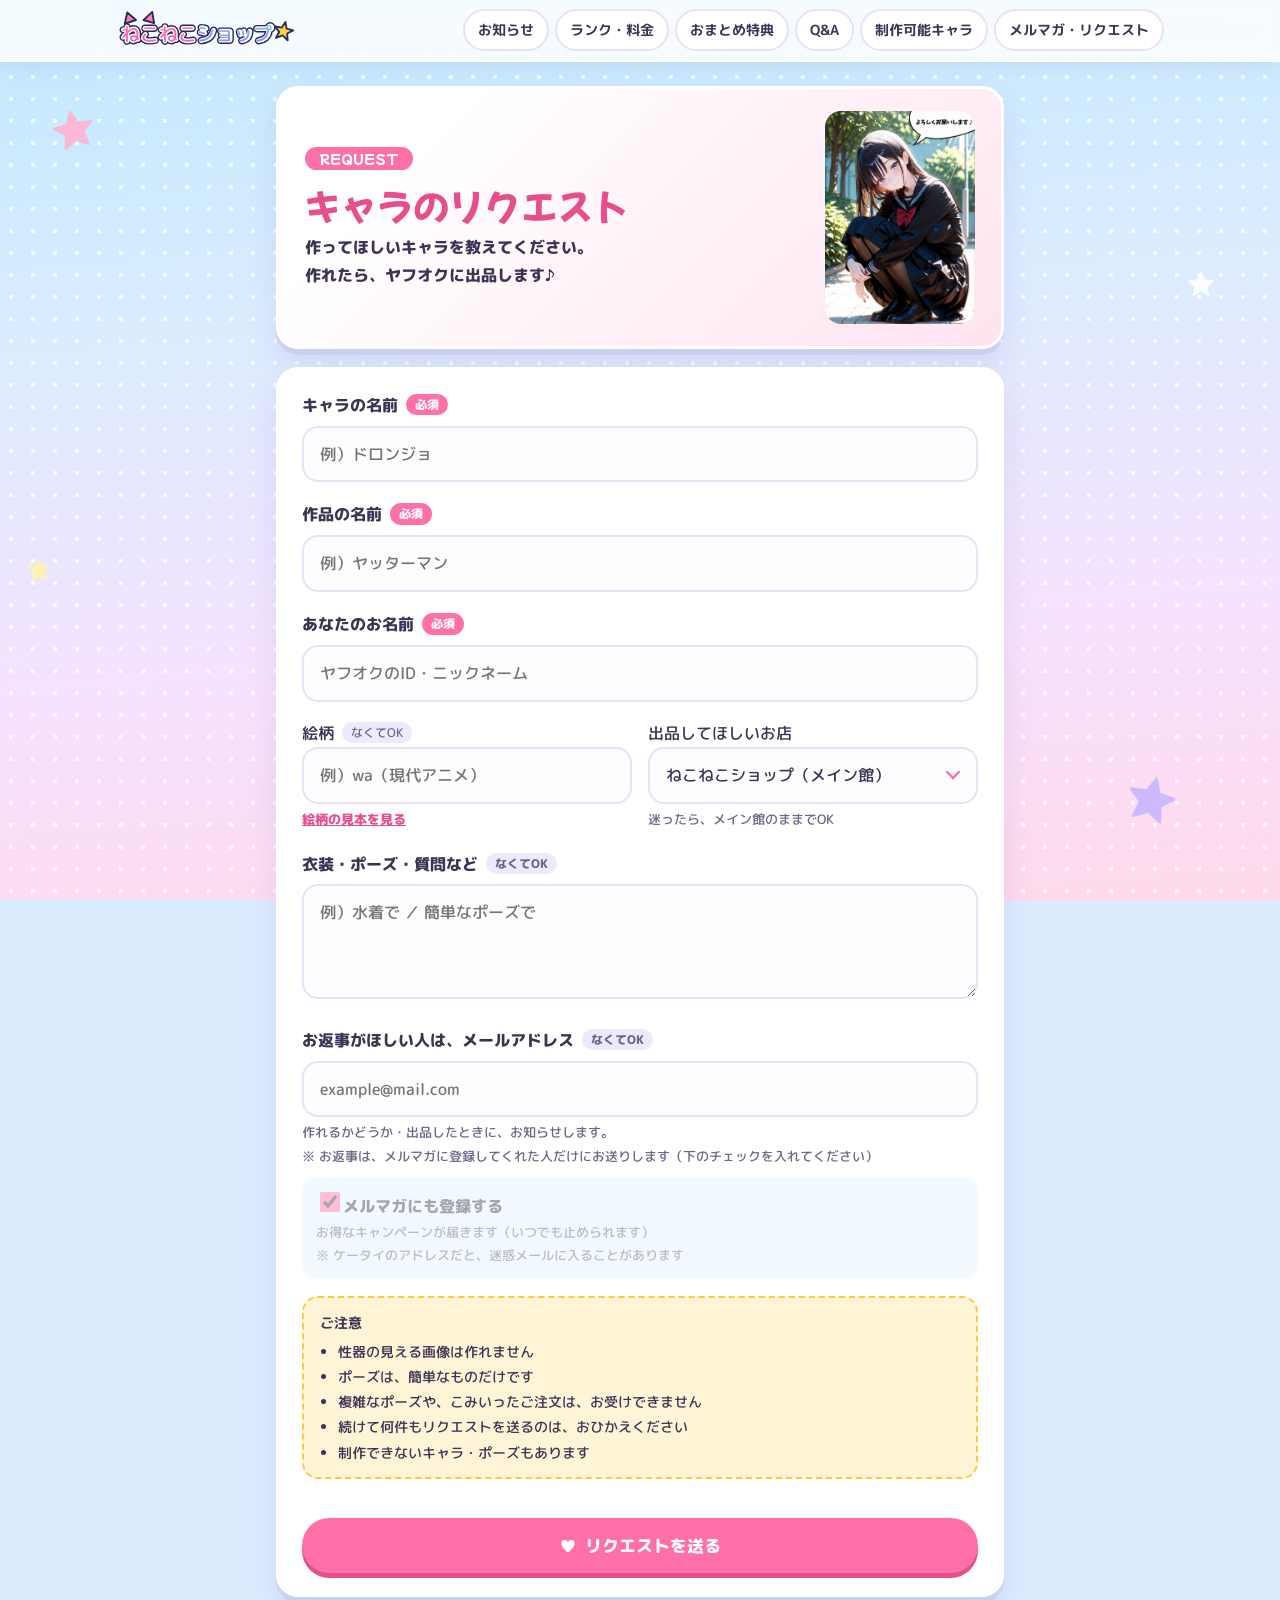
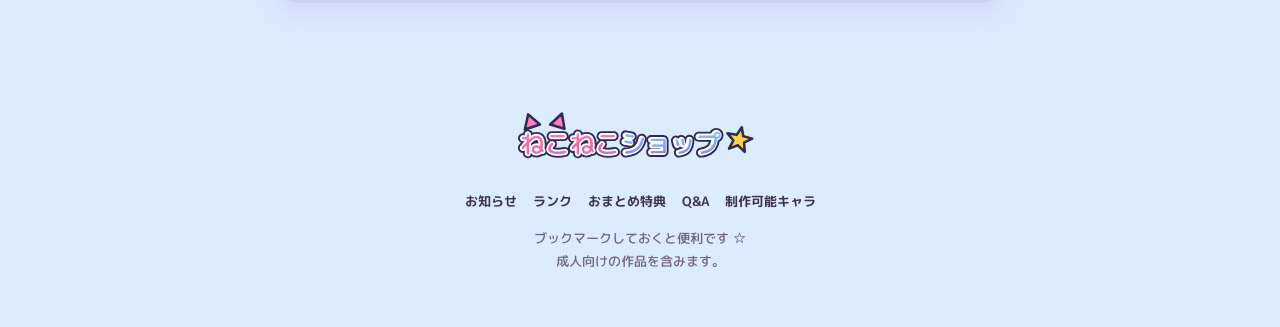
<file: request.html>
<!doctype html>
<html lang="ja">
<head>
<meta charset="utf-8">
<meta name="viewport" content="width=device-width,initial-scale=1">
<!-- Google tag (gtag.js) -->
<script async src="https://www.googletagmanager.com/gtag/js?id=G-HG3246N7RH"></script>
<script>
  window.dataLayer = window.dataLayer || [];
  function gtag(){dataLayer.push(arguments);}
  gtag('js', new Date());
  gtag('config', 'G-HG3246N7RH');
</script>
<title>キャラのリクエスト｜ねこねこショップ☆</title>
<meta name="description" content="ねこねこショップ☆へのキャラのリクエストはこちらから。">
<meta name="theme-color" content="#ffb3d1">
<meta name="robots" content="noindex">
<link rel="icon" href="assets/img/favicon.svg" type="image/svg+xml">
<link rel="preconnect" href="https://fonts.googleapis.com">
<link rel="preconnect" href="https://fonts.gstatic.com" crossorigin>
<link href="https://fonts.googleapis.com/css2?family=M+PLUS+Rounded+1c:wght@500;700;800&family=Mochiy+Pop+One&display=swap" rel="stylesheet">
<link rel="stylesheet" href="assets/style.css?v=20261114">
<style>
.rq{max-width:760px;padding-top:24px;padding-bottom:40px}
.rq-hero{display:grid;grid-template-columns:1fr 150px;gap:18px;align-items:center;background:linear-gradient(135deg,#fff 20%,var(--pink-l));border:3px solid #fff;border-radius:var(--r);box-shadow:var(--shadow);padding:22px 26px}
.rq-hero img{border-radius:16px}
.rq-tag{font-family:var(--pop);font-size:13px;color:#fff;background:var(--pink);border-radius:999px;padding:2px 14px}
.rq-hero h1{font-family:var(--pop);font-weight:400;font-size:clamp(26px,5vw,36px);color:var(--pink-d);margin:8px 0 4px;line-height:1.35}
.rq-hero p{margin:0;font-weight:800}
.rq-card{background:#fff;border-radius:var(--r);box-shadow:var(--shadow);padding:24px 26px;margin-top:18px}
.fld{margin-bottom:18px}
.fld > label{display:block;font-weight:800;font-size:16px;margin-bottom:6px}
.must,.free{display:inline-block;font-size:12px;border-radius:999px;padding:0 9px;margin-left:8px;vertical-align:2px}
.must{background:var(--pink);color:#fff}
.free{background:var(--lav-l);color:var(--ink-soft)}
.fld input[type=text],.fld input[type=email],.fld textarea{width:100%;font:inherit;font-size:16px;padding:12px 16px;border:2.5px solid var(--line);border-radius:16px;outline:none;background:#fdfcff;color:var(--ink)}
.fld textarea{resize:vertical;min-height:90px}
.fld.two{display:grid;grid-template-columns:1fr 1fr;gap:16px}
.fld select{width:100%;font:inherit;font-size:16px;padding:12px 40px 12px 16px;border:2.5px solid var(--line);border-radius:16px;background:#fdfcff url("data:image/svg+xml,%3Csvg xmlns='http://www.w3.org/2000/svg' width='14' height='9'%3E%3Cpath d='M1 1l6 6 6-6' fill='none' stroke='%23ff6fa8' stroke-width='2.4' stroke-linecap='round'/%3E%3C/svg%3E") no-repeat right 16px center;-webkit-appearance:none;appearance:none;color:var(--ink);outline:none;cursor:pointer}
.fld select:focus{border-color:var(--pink)}
.fld small a{color:var(--pink-d);font-weight:800}

.fld input:focus,.fld textarea:focus{border-color:var(--pink);background:#fff}
.fld .bad{border-color:#e8336d;background:#fff4f7}
.fld small{display:block;color:var(--ink-soft);font-size:13px;margin-top:4px}
.chk{display:flex;gap:10px;align-items:flex-start;margin-top:10px;background:var(--sky-l);border-radius:14px;padding:10px 14px;font-weight:800;cursor:pointer}
.chk input{width:20px;height:20px;margin-top:4px;accent-color:var(--pink);flex:none}
.chk small{font-weight:500;margin:0}
.chk.off{opacity:.45}
.rq-note{background:var(--sun-l);border:2px dashed var(--sun);border-radius:16px;padding:12px 16px;font-size:14px}
.rq-note ul{margin:4px 0 0;padding-left:1.3em}
.err{color:#d23c6e;font-weight:800;min-height:1.5em;margin:12px 0 4px}
.rq-send{width:100%;font-size:17px;padding:15px}
.rq-send[disabled]{opacity:.6;cursor:wait}
.rq-done{display:grid;grid-template-columns:170px 1fr;gap:22px;align-items:center}
.rq [hidden]{display:none}
.rq-done img{border-radius:16px}
.rq-done h2{font-family:var(--pop);font-weight:400;color:var(--pink-d);font-size:26px;margin:0 0 8px}
.rq-done p{margin:0 0 8px}
.rq-done .love{font-weight:800;color:var(--pink-d)}
.rq-done .mm{font-size:14px;color:var(--ink-soft)}
.rq-btns{display:flex;flex-wrap:wrap;gap:10px;margin-top:12px}
@media (max-width:640px){.rq-hero{grid-template-columns:1fr 88px;padding:16px;gap:12px}.rq-hero h1{font-size:22px}.rq-hero p{font-size:14px}.rq-card{padding:18px}.rq-done{grid-template-columns:1fr;text-align:center}.rq-done img{max-width:150px;margin:0 auto}.rq-btns{justify-content:center}.fld.two{grid-template-columns:1fr}}
</style>
</head>
<body>

<!--SPRITE-->
<!-- アイコン -->
<svg width="0" height="0" style="position:absolute" aria-hidden="true">
  <defs>
    <linearGradient id="lg-logo" x1="0" y1="0" x2="0" y2="1"><stop offset="0" stop-color="#ff8cbc"/><stop offset=".55" stop-color="#ff5f9e"/><stop offset="1" stop-color="#b77bff"/></linearGradient>
    <linearGradient id="lg-logo2" x1="0" y1="0" x2="0" y2="1"><stop offset="0" stop-color="#7cd3ff"/><stop offset="1" stop-color="#8b74ff"/></linearGradient>
  </defs>
  <symbol id="i-star" viewBox="0 0 24 24"><path fill="currentColor" d="M12 1.8l2.9 6.3 6.9.7-5.2 4.6 1.5 6.8L12 16.7l-6.1 3.5 1.5-6.8L2.2 8.8l6.9-.7z" stroke="currentColor" stroke-width="1.2" stroke-linejoin="round"/></symbol>
  <symbol id="i-bell" viewBox="0 0 24 24"><path fill="none" stroke="currentColor" stroke-width="2.2" stroke-linecap="round" stroke-linejoin="round" d="M6 16V11a6 6 0 1 1 12 0v5l1.5 2h-15zM10 21h4"/></symbol>
  <symbol id="i-crown" viewBox="0 0 24 24"><path fill="currentColor" d="M3 7l4.5 4L12 4l4.5 7L21 7l-2 11H5z"/><rect x="5" y="19" width="14" height="2.2" rx="1" fill="currentColor"/></symbol>
  <symbol id="i-gift" viewBox="0 0 24 24"><g fill="none" stroke="currentColor" stroke-width="2.2" stroke-linejoin="round"><rect x="3.5" y="8.5" width="17" height="4" rx="1"/><path d="M5 12.5V20h14v-7.5M12 8.5V20M12 8.5C10 4 6.5 5 7.5 7.4 8 8.4 12 8.5 12 8.5zM12 8.5c2-4.5 5.5-3.5 4.5-1.1-.5 1-4.5 1.1-4.5 1.1z"/></g></symbol>
  <symbol id="i-up" viewBox="0 0 24 24"><path fill="none" stroke="currentColor" stroke-width="2.4" stroke-linecap="round" stroke-linejoin="round" d="M12 20V5M6 11l6-6 6 6M5 21h14"/></symbol>
  <symbol id="i-palette" viewBox="0 0 24 24"><path fill="none" stroke="currentColor" stroke-width="2.2" d="M12 3a9 9 0 1 0 0 18c1.4 0 2-1 1.6-2.1-.5-1.3.4-2.4 1.7-2.4H18a3 3 0 0 0 3-3C21 7 17 3 12 3z"/><circle cx="7.5" cy="11" r="1.5" fill="currentColor"/><circle cx="10.5" cy="7" r="1.5" fill="currentColor"/><circle cx="15.5" cy="7.5" r="1.5" fill="currentColor"/></symbol>
  <symbol id="i-shop" viewBox="0 0 24 24"><path fill="none" stroke="currentColor" stroke-width="2.2" stroke-linejoin="round" d="M4 9.5V20h16V9.5M3 9.5L5 4h14l2 5.5c0 1.5-1.2 2.5-2.6 2.5S16 11 16 9.5c0 1.5-1.3 2.5-2.7 2.5h-2.6C9.3 12 8 11 8 9.5 8 11 6.9 12 5.6 12S3 11 3 9.5zM10 20v-5h4v5"/></symbol>
  <symbol id="i-mail" viewBox="0 0 24 24"><g fill="none" stroke="currentColor" stroke-width="2.2" stroke-linejoin="round"><rect x="3" y="5.5" width="18" height="13" rx="2.5"/><path d="M4 7l8 6 8-6"/></g></symbol>
  <symbol id="i-heart" viewBox="0 0 24 24"><path fill="currentColor" d="M12 20.5S3.5 15 3.5 9.2A4.4 4.4 0 0 1 12 7a4.4 4.4 0 0 1 8.5 2.2C20.5 15 12 20.5 12 20.5z"/></symbol>
  <symbol id="i-list" viewBox="0 0 24 24"><g fill="none" stroke="currentColor" stroke-width="2.3" stroke-linecap="round"><path d="M9 6h11M9 12h11M9 18h11"/><circle cx="4.5" cy="6" r="1.2" fill="currentColor"/><circle cx="4.5" cy="12" r="1.2" fill="currentColor"/><circle cx="4.5" cy="18" r="1.2" fill="currentColor"/></g></symbol>
  <symbol id="i-q" viewBox="0 0 24 24"><g fill="none" stroke="currentColor" stroke-width="2.3" stroke-linecap="round"><circle cx="12" cy="12" r="9"/><path d="M9.3 9.3a2.8 2.8 0 1 1 3.8 2.6c-.7.3-1.1.9-1.1 1.7v.6"/></g><circle cx="12" cy="17.3" r="1.3" fill="currentColor"/></symbol>
  <symbol id="i-truck" viewBox="0 0 24 24"><g fill="none" stroke="currentColor" stroke-width="2.2" stroke-linejoin="round"><path d="M2.5 6h11v10h-11zM13.5 9.5h4l3 3.5V16h-7z"/><circle cx="6.5" cy="17.5" r="1.8" fill="#fff"/><circle cx="17" cy="17.5" r="1.8" fill="#fff"/></g></symbol>
  <symbol id="i-check" viewBox="0 0 24 24"><g fill="none" stroke="currentColor" stroke-width="2.3" stroke-linecap="round" stroke-linejoin="round"><rect x="3.5" y="3.5" width="17" height="17" rx="4"/><path d="M8 12.3l2.7 2.7L16.3 9"/></g></symbol>
  <symbol id="i-search" viewBox="0 0 24 24"><g fill="none" stroke="currentColor" stroke-width="2.5" stroke-linecap="round"><circle cx="10.5" cy="10.5" r="6.5"/><path d="M15.5 15.5L20 20"/></g></symbol>
  <symbol id="i-top" viewBox="0 0 24 24"><path fill="none" stroke="currentColor" stroke-width="2.8" stroke-linecap="round" stroke-linejoin="round" d="M6 14l6-6 6 6"/></symbol>
  <symbol id="i-alert" viewBox="0 0 24 24"><g fill="none" stroke="currentColor" stroke-width="2.3" stroke-linecap="round"><circle cx="12" cy="12" r="9"/><path d="M12 7.5v5.5"/></g><circle cx="12" cy="16.5" r="1.3" fill="currentColor"/></symbol>
  <symbol id="i-data" viewBox="0 0 24 24"><g fill="none" stroke="currentColor" stroke-width="2.2" stroke-linecap="round" stroke-linejoin="round"><path d="M7 18.5a4.5 4.5 0 0 1-.6-9A6 6 0 0 1 18 8.6a4 4 0 0 1-.5 7.9"/><path d="M12 11v9M9 17l3 3 3-3"/></g></symbol>
  <symbol id="i-cal" viewBox="0 0 24 24"><g fill="none" stroke="currentColor" stroke-width="2.2" stroke-linecap="round"><rect x="3.5" y="5" width="17" height="15.5" rx="3"/><path d="M3.5 10h17M8 3v4M16 3v4"/></g><circle cx="12" cy="15" r="1.6" fill="currentColor"/></symbol>
  <symbol id="i-paw" viewBox="0 0 24 24"><g fill="currentColor"><ellipse cx="12" cy="16" rx="5" ry="4.2"/><ellipse cx="5.5" cy="10.5" rx="2" ry="2.6"/><ellipse cx="9.3" cy="6.4" rx="2" ry="2.7"/><ellipse cx="14.7" cy="6.4" rx="2" ry="2.7"/><ellipse cx="18.5" cy="10.5" rx="2" ry="2.6"/></g></symbol>
  <symbol id="i-redo" viewBox="0 0 24 24"><path fill="none" stroke="currentColor" stroke-width="2.3" stroke-linecap="round" stroke-linejoin="round" d="M4.5 12a7.5 7.5 0 0 1 13-5.1M19.5 12a7.5 7.5 0 0 1-13 5.1M17.8 3.5v3.7h-3.7M6.2 20.5v-3.7h3.7"/></symbol>
  <symbol id="i-out" viewBox="0 0 24 24"><path fill="none" stroke="currentColor" stroke-width="2.4" stroke-linecap="round" stroke-linejoin="round" d="M14 4h6v6M20 4l-9 9M18 14v5a1 1 0 0 1-1 1H5a1 1 0 0 1-1-1V7a1 1 0 0 1 1-1h5"/></symbol>

  <!-- ロゴ（大） -->
  <symbol id="logo-big" viewBox="0 0 640 230">
    <g font-family="Mochiy Pop One, M PLUS Rounded 1c, sans-serif" text-anchor="start">
      <!-- ねこみみ -->
      <g stroke-linejoin="round">
        <path d="M58 70 L70 14 L112 52 Z M150 52 L190 12 L200 68 Z" fill="#2d2a5a" stroke="#2d2a5a" stroke-width="22"/>
        <path d="M58 70 L70 14 L112 52 Z M150 52 L190 12 L200 68 Z" fill="#fff" stroke="#fff" stroke-width="12"/>
        <path d="M60 66 L71 18 L108 52 Z M154 52 L189 16 L198 64 Z" fill="#ff7fb3"/>
        <path d="M72 52 L76 32 L94 50 Z M168 50 L184 33 L187 52 Z" fill="#ffd0e3"/>
      </g>
      <g font-size="112" letter-spacing="-2">
        <text x="34" y="150" fill="#2d2a5a" stroke="#2d2a5a" stroke-width="26" stroke-linejoin="round">ねこねこ</text>
        <text x="34" y="150" fill="#fff" stroke="#fff" stroke-width="14" stroke-linejoin="round">ねこねこ</text>
        <text x="34" y="150" fill="url(#lg-logo)">ねこねこ</text>
      </g>
      <g font-size="70" letter-spacing="-1">
        <text x="250" y="214" fill="#2d2a5a" stroke="#2d2a5a" stroke-width="22" stroke-linejoin="round">ショップ</text>
        <text x="250" y="214" fill="#fff" stroke="#fff" stroke-width="12" stroke-linejoin="round">ショップ</text>
        <text x="250" y="214" fill="url(#lg-logo2)">ショップ</text>
      </g>
      <!-- ほっぺ -->
      <ellipse cx="78" cy="132" rx="9" ry="5" fill="#ffb3cf" opacity=".9"/>
      <!-- 星 -->
      <g transform="translate(560 128) rotate(12)">
        <path d="M0 -40 L11 -13 L40 -12 L17 6 L25 34 L0 18 L-25 34 L-17 6 L-40 -12 L-11 -13 Z" fill="#2d2a5a" stroke="#2d2a5a" stroke-width="18" stroke-linejoin="round"/>
        <path d="M0 -40 L11 -13 L40 -12 L17 6 L25 34 L0 18 L-25 34 L-17 6 L-40 -12 L-11 -13 Z" fill="#fff" stroke="#fff" stroke-width="9" stroke-linejoin="round"/>
        <path d="M0 -40 L11 -13 L40 -12 L17 6 L25 34 L0 18 L-25 34 L-17 6 L-40 -12 L-11 -13 Z" fill="#ffd23f"/>
        <circle cx="-8" cy="-8" r="5" fill="#fff" opacity=".8"/>
      </g>
      <!-- リボン -->
      <g transform="translate(36 172) rotate(-4)">
        <rect x="0" y="0" width="196" height="36" rx="18" fill="#2d2a5a"/>
        <rect x="4" y="4" width="188" height="28" rx="14" fill="#fff"/>
        <text x="98" y="25" font-family="Mochiy Pop One, sans-serif" font-size="15.5" letter-spacing="2.4" fill="#8b6cff" text-anchor="middle">NEKONEKO SHOP</text>
      </g>
      <g fill="#fff"><circle cx="600" cy="54" r="7"/><circle cx="618" cy="84" r="4"/><circle cx="236" cy="40" r="5"/></g>
      <path d="M520 60 l4 10 10 4 -10 4 -4 10 -4 -10 -10 -4 10 -4z" fill="#fff"/>
    </g>
  </symbol>

  <!-- ロゴ（ヘッダー用・横長） -->
  <symbol id="logo-bar" viewBox="0 0 300 64">
    <g font-family="Mochiy Pop One, M PLUS Rounded 1c, sans-serif" font-size="30">
      <path d="M14 22 L18 4 L32 16 Z M44 16 L58 3 L61 21 Z" fill="#ff7fb3" stroke="#2d2a5a" stroke-width="3" stroke-linejoin="round"/>
      <text x="8" y="50" fill="#2d2a5a" stroke="#2d2a5a" stroke-width="9" stroke-linejoin="round">ねこねこショップ</text>
      <text x="8" y="50" fill="#fff" stroke="#fff" stroke-width="4.5" stroke-linejoin="round">ねこねこショップ</text>
      <text x="8" y="50" fill="url(#lg-logo)">ねこねこ</text>
      <text x="128" y="50" fill="url(#lg-logo2)">ショップ</text>
      <g transform="translate(268 34) rotate(12)"><path d="M0 -15 L4 -5 L15 -4.5 L6.5 2.3 L9.5 12.8 L0 6.8 L-9.5 12.8 L-6.5 2.3 L-15 -4.5 L-4 -5 Z" fill="#ffd23f" stroke="#2d2a5a" stroke-width="3" stroke-linejoin="round"/></g>
    </g>
  </symbol>
</svg>
<!--/SPRITE-->

<div class="sky-deco" aria-hidden="true">
  <svg class="s1" viewBox="0 0 24 24"><use href="#i-star"/></svg>
  <svg class="s2" viewBox="0 0 24 24"><use href="#i-star"/></svg>
  <svg class="s3" viewBox="0 0 24 24"><use href="#i-star"/></svg>
  <svg class="s4" viewBox="0 0 24 24"><use href="#i-star"/></svg>
</div>

<header class="topbar">
  <div class="wrap">
    <a class="brand" href="index.html" aria-label="ねこねこショップ☆ お知らせへ"><svg viewBox="0 0 300 64"><use href="#logo-bar"/></svg></a>
    <nav class="nav" aria-label="メニュー">
      <a href="index.html">お知らせ</a>
      <a href="index.html#rank">ランク・料金</a>
      <a href="index.html#campaign">おまとめ特典</a>
      <a href="index.html#qa">Q&amp;A</a>
      <a href="list.html">制作可能キャラ</a>
      <a href="index.html#mail">メルマガ・リクエスト</a>
    </nav>
  </div>
</header>

<main id="top">
<div class="wrap rq">

  <section class="rq-hero">
    <div>
      <span class="rq-tag">REQUEST</span>
      <h1>キャラのリクエスト</h1>
      <p>作ってほしいキャラを教えてください。<br>作れたら、ヤフオクに出品します♪</p>
    </div>
    <img src="assets/img/sayo_hello.webp" alt="看板娘のさよ" width="720" height="1020">
  </section>

  <form id="rqform" class="rq-card" novalidate>
    <div class="fld">
      <label for="f-char">キャラの名前<span class="must">必須</span></label>
      <input id="f-char" type="text" placeholder="例）ドロンジョ" autocomplete="off" required>
    </div>
    <div class="fld">
      <label for="f-work">作品の名前<span class="must">必須</span></label>
      <input id="f-work" type="text" placeholder="例）ヤッターマン" autocomplete="off" required>
    </div>
    <div class="fld">
      <label for="f-name">あなたのお名前<span class="must">必須</span></label>
      <input id="f-name" type="text" placeholder="ヤフオクのID・ニックネーム" autocomplete="nickname" required>
    </div>
    <div class="fld two">
      <div>
        <label for="f-style">絵柄<span class="free">なくてOK</span></label>
        <input id="f-style" type="text" placeholder="例）wa（現代アニメ）" autocomplete="off">
        <small><a href="index.html#style" target="_blank" rel="noopener">絵柄の見本を見る</a></small>
      </div>
      <div>
        <label for="f-shop">出品してほしいお店</label>
        <select id="f-shop"><option selected>ねこねこショップ（メイン館）</option><option>アンティークshop</option><option>ぐるなっしゅ</option></select>
        <small>迷ったら、メイン館のままでOK</small>
      </div>
    </div>
    <div class="fld">
      <label for="f-hope">衣装・ポーズ・質問など<span class="free">なくてOK</span></label>
      <textarea id="f-hope" rows="3" placeholder="例）水着で ／ 簡単なポーズで"></textarea>
    </div>
    <div class="fld">
      <label for="f-mail">お返事がほしい人は、メールアドレス<span class="free">なくてOK</span></label>
      <input id="f-mail" type="email" placeholder="example@mail.com" autocomplete="email" inputmode="email">
      <small>作れるかどうか・出品したときに、お知らせします。<br>※ お返事は、メルマガに登録してくれた人だけにお送りします（下のチェックを入れてください）</small>
      <label class="chk" id="chk-wrap"><input id="f-mm" type="checkbox" checked><span>メルマガにも登録する<small>お得なキャンペーンが届きます（いつでも止められます）<br>※ ケータイのアドレスだと、迷惑メールに入ることがあります</small></span></label>
    </div>

    <div class="rq-note">
      <b>ご注意</b>
      <ul>
        <li>性器の見える画像は作れません</li>
        <li>ポーズは、簡単なものだけです</li>
        <li>複雑なポーズや、こみいったご注文は、お受けできません</li>
        <li>続けて何件もリクエストを送るのは、おひかえください</li>
        <li>制作できないキャラ・ポーズもあります</li>
      </ul>
    </div>

    <p class="err" id="err" role="alert"></p>
    <button class="btn rq-send" type="submit" id="send"><svg><use href="#i-heart"/></svg><span>リクエストを送る</span></button>
  </form>

  <section class="rq-card rq-done" id="done" hidden>
    <img src="assets/img/sayo_angel.webp" alt="" width="720" height="1020">
    <div>
      <h2>リクエストありがとう！</h2>
      <p>作れたら、<b>1週間以内</b>に、選んだお店で出品します。</p>
      <p class="love">出品後、落札していただけると幸いです。</p>
      <p class="mm" id="mm-msg" hidden>メルマガのご登録も受け付けました。確認のメールが届きます。届かないときは、「迷惑メール」フォルダもご確認ください。</p>
      <div class="rq-btns">
        <a class="btn" href="list.html">キャラ一覧へもどる</a>
        <a class="btn sky" href="request.html">もう1人リクエストする</a>
      </div>
    </div>
  </section>

</div>
</main>

<footer>
  <div class="wrap">
    <div class="flogo"><svg viewBox="0 0 300 64" role="img" aria-label="ねこねこショップ☆"><use href="#logo-bar"/></svg></div>
    <nav><a href="index.html">お知らせ</a><a href="index.html#rank">ランク</a><a href="index.html#campaign">おまとめ特典</a><a href="index.html#qa">Q&amp;A</a><a href="list.html">制作可能キャラ</a></nav>
    <p>ブックマークしておくと便利です ☆<br>成人向けの作品を含みます。</p>
  </div>
</footer>

<a class="totop" id="totop" href="#top" aria-label="ページの先頭へ"><svg><use href="#i-top"/></svg></a>
<div class="toast" id="toast" role="status" aria-live="polite"></div>

<script src="assets/site.js"></script>
<script>
(function () {
  // 送り先：今のGoogleフォーム（リクエスト・メルマガ登録）。回答シートと自動返信はそのまま使う
  var REQ = 'https://docs.google.com/forms/d/e/1FAIpQLSc39qKKjN-VANR0FBAguiJEsbVeLergnzShh3KVoIUSfQSo5A/formResponse';
  var MAIL = 'https://docs.google.com/forms/d/e/1FAIpQLSff_8JDBhhR4v01TJLgXbiaox4jvobafaizHJTGWckNsbKI6Q/formResponse';
  var $ = function (id) { return document.getElementById(id); };
  var form = $('rqform'), err = $('err'), mail = $('f-mail'), mm = $('f-mm'), wrap = $('chk-wrap'), send = $('send');
  var EMAIL = /^[^\s@]+@[^\s@]+\.[^\s@]+$/;

  function syncChk() { wrap.classList.toggle('off', !mail.value.trim()); }
  mail.addEventListener('input', syncChk); syncChk();
  form.addEventListener('input', function (e) { e.target.classList.remove('bad'); err.textContent = ''; });

  function post(url, data) {
    var body = new URLSearchParams();
    Object.keys(data).forEach(function (k) { body.append(k, data[k]); });
    return fetch(url, { method: 'POST', mode: 'no-cors', body: body });
  }

  form.addEventListener('submit', function (e) {
    e.preventDefault();
    var miss = ['f-char', 'f-work', 'f-name'].filter(function (id) { return !$(id).value.trim(); });
    miss.forEach(function (id) { $(id).classList.add('bad'); });
    if (miss.length) { err.textContent = '「必須」のところを入れてね'; $(miss[0]).focus(); return; }
    var m = mail.value.trim();
    if (m && !EMAIL.test(m)) { mail.classList.add('bad'); err.textContent = 'メールアドレスの形を確かめてね'; mail.focus(); return; }
    var join = !!m && mm.checked, label = send.querySelector('span');
    send.disabled = true; label.textContent = '送っています…';
    var jobs = [post(REQ, {
      'entry.1967156903': m,
      'entry.2044193032': $('f-name').value.trim(),
      'entry.1460070404': $('f-work').value.trim() + ' / ' + $('f-char').value.trim(),
      'entry.790981377': '絵柄：' + ($('f-style').value.trim() || 'おまかせ') + ' ／ 出品：' + $('f-shop').value,
      'entry.396048012': $('f-hope').value.trim(),
      'entry.1133593286': m ? (join ? 'メルマガ登録：希望' : 'メルマガ登録：なし') : ''
    })];
    if (join) jobs.push(post(MAIL, { 'entry.2050883889': m, 'entry.1095878501': $('f-name').value.trim() }));
    Promise.all(jobs).then(function () {
      form.hidden = true; $('done').hidden = false; $('mm-msg').hidden = !join;
      if (typeof gtag === 'function') gtag('event', 'request_send', { mail_join: join ? 'yes' : 'no' });
      window.scrollTo({ top: 0, behavior: 'smooth' });
    }).catch(function () {
      send.disabled = false; label.textContent = 'リクエストを送る';
      err.textContent = 'うまく送れませんでした。通信を確かめて、もう一度押してください。';
    });
  });
})();
</script>
</body>
</html>
</file>
<file: assets/style.css>
/* ねこねこショップ☆ 共通スタイル */
:root{
  --ink:#3d3354; --ink-soft:#6f6588; --line:#e9e1f5;
  --pink:#ff6fa8; --pink-d:#e84d8c; --pink-l:#ffe3ef;
  --lav:#9a7cff; --lav-l:#efe9ff;
  --sky:#3fb3f5; --sky-l:#e2f4ff;
  --mint:#33c3a4; --mint-l:#dcf7ef;
  --sun:#ffc93c; --sun-l:#fff5d6;
  --navy:#2d2a5a;
  --card:#ffffff;
  --r:22px;
  --shadow:0 6px 0 rgba(122,96,170,.10), 0 14px 30px rgba(122,96,170,.14);
  --pop:"Mochiy Pop One","M PLUS Rounded 1c",sans-serif;
  --round:"M PLUS Rounded 1c","Hiragino Maru Gothic ProN","Meiryo",sans-serif;
}
*{box-sizing:border-box}
html{scroll-behavior:smooth;scroll-padding-top:76px;-webkit-text-size-adjust:100%}
body{
  margin:0;color:var(--ink);font-family:var(--round);font-weight:500;line-height:1.8;font-size:15.5px;
  background:#dcecff;
  overflow-x:hidden;
}
body::before{content:"";position:fixed;inset:0;z-index:-1;pointer-events:none;
  background-image:
    radial-gradient(rgba(255,255,255,.75) 2px, transparent 2.5px),
    linear-gradient(175deg,#bfe8ff 0%,#dcecff 35%,#f6e2ff 70%,#ffd9ea 100%);
  background-size:22px 22px, 100% 100%;}
img{max-width:100%;height:auto;display:block}
a{color:var(--pink-d)}
.wrap{max-width:1080px;margin:0 auto;padding:0 16px}

/* 背景の星 */
.sky-deco{position:fixed;inset:0;pointer-events:none;z-index:0;overflow:hidden}
.sky-deco svg{position:absolute;opacity:.9}
.sky-deco .s1{top:12%;left:4%;width:46px;color:#ffb3d1;transform:rotate(-12deg)}
.sky-deco .s2{top:30%;right:5%;width:30px;color:#fff}
.sky-deco .s3{top:62%;left:2%;width:26px;color:#fff3a8}
.sky-deco .s4{bottom:8%;right:8%;width:54px;color:#c8b6ff;transform:rotate(14deg)}
.sky-deco .s5{top:6%;right:30%;width:20px;color:#fff}
main,header,footer{position:relative;z-index:1}

/* ヘッダー */
.topbar{position:sticky;top:0;z-index:50;background:rgba(255,255,255,.82);backdrop-filter:blur(10px);-webkit-backdrop-filter:blur(10px);border-bottom:2px solid #fff;box-shadow:0 4px 18px rgba(122,96,170,.12)}
.topbar .wrap{display:flex;align-items:center;gap:12px;height:60px}
.topbar .brand{display:flex;align-items:center;flex:none;text-decoration:none}
.topbar .brand svg{height:40px;width:auto}
.nav{display:flex;gap:6px;overflow-x:auto;scrollbar-width:none;margin-left:auto;padding:4px 0}
.nav::-webkit-scrollbar{display:none}
.nav a{flex:none;text-decoration:none;color:var(--ink);font-weight:700;font-size:13.5px;padding:7px 13px;border-radius:999px;background:#fff;border:2px solid var(--line);white-space:nowrap;transition:.15s}
.nav a:hover{border-color:var(--pink);color:var(--pink-d)}
.nav a.on,.nav a.hot{background:var(--pink);border-color:var(--pink);color:#fff}
@media (max-width:760px){
  .topbar .wrap{height:auto;flex-wrap:wrap;gap:0;padding-top:8px;padding-bottom:4px}
  .topbar .brand svg{height:34px}
  .nav{width:calc(100% + 32px);margin:2px -16px 0;padding:6px 16px 6px;-webkit-mask-image:linear-gradient(90deg,#000 88%,transparent);mask-image:linear-gradient(90deg,#000 88%,transparent)}
  html{scroll-padding-top:110px}
}

/* ヒーロー */
.hero{padding:36px 0 18px}
.hero .wrap.hero-main{display:grid;grid-template-columns:1.25fr .75fr;gap:28px;align-items:center}
.hero-text{min-width:0}
.hero-logo svg{width:100%;height:auto;filter:drop-shadow(0 10px 18px rgba(90,60,150,.22))}
.hero-lead{margin:6px 0 18px;font-size:16px;color:var(--ink-soft);font-weight:700}
.hero-lead b{color:var(--ink)}
.hero-pic{position:relative;justify-self:center;width:min(300px,100%)}
.hero-pic .frame{border-radius:28px;overflow:hidden;border:6px solid #fff;box-shadow:var(--shadow);transform:rotate(3deg);background:#fff}
.hero-pic .frame img{aspect-ratio:4/5;object-fit:cover;object-position:50% 0;width:100%;height:auto}
.hero-pic .tag{position:absolute;left:-14px;bottom:18px;background:var(--sun);color:var(--navy);font-family:var(--pop);font-size:13px;padding:6px 14px;border-radius:999px;border:3px solid #fff;box-shadow:0 4px 0 rgba(0,0,0,.08);transform:rotate(-6deg)}
.hero-pic .star{position:absolute;right:-16px;top:-14px;width:54px;color:var(--sun);filter:drop-shadow(0 3px 0 #fff)}
.latest{width:100%;display:flex;gap:10px;align-items:center;background:#fff;border-radius:999px;padding:8px 8px 8px 8px;box-shadow:var(--shadow);text-decoration:none;color:var(--ink);font-weight:700;max-width:560px}
.latest .badge{flex:none;background:var(--pink);color:#fff;font-size:12px;padding:4px 10px;border-radius:999px;font-family:var(--pop)}
.latest .t{flex:1;min-width:0;overflow:hidden;text-overflow:ellipsis;white-space:nowrap;font-size:14px}
.latest .go{flex:none;width:30px;height:30px;border-radius:50%;background:var(--pink-l);display:grid;place-items:center;color:var(--pink-d)}
@media (max-width:760px){
  .hero{padding:18px 0 6px}
  .hero .wrap.hero-main{grid-template-columns:1fr;gap:10px}
  .hero-pic{width:200px;order:-1;margin-top:6px}
  .hero-pic .star{width:42px}
  .hero-text{text-align:center}
  .latest{margin:0 auto}
}

/* クイックメニュー */
.quick{display:grid;grid-template-columns:repeat(5,1fr);gap:12px;margin:22px 0 8px}
.quick a{display:flex;flex-direction:column;align-items:center;justify-content:center;gap:6px;text-decoration:none;color:var(--ink);background:#fff;border-radius:20px;padding:16px 8px 14px;font-weight:800;font-size:14px;box-shadow:var(--shadow);border:3px solid #fff;transition:transform .15s}
.quick a:hover{transform:translateY(-3px)}
.quick .ic{width:46px;height:46px;border-radius:16px;display:grid;place-items:center}
.quick .ic svg{width:26px;height:26px}
.quick small{font-weight:600;color:var(--ink-soft);font-size:11.5px;line-height:1.3;text-align:center}
@media (max-width:760px){.quick{grid-template-columns:repeat(5,1fr);gap:6px}.quick a{padding:12px 4px 10px;font-size:12px;border-radius:16px}.quick small{display:none}.quick a{white-space:nowrap;font-size:11.5px;letter-spacing:-.02em}.quick .ic{width:40px;height:40px;border-radius:13px}.quick .ic svg{width:22px;height:22px}}

/* 色ユーティリティ */
.c-pink{background:var(--pink-l);color:var(--pink-d)}
.c-lav{background:var(--lav-l);color:#6f50e6}
.c-sky{background:var(--sky-l);color:#1b8fd0}
.c-mint{background:var(--mint-l);color:#169878}
.c-sun{background:var(--sun-l);color:#b5820a}

/* セクション */
section.block{padding:30px 0 10px}
.sec-title{display:flex;align-items:center;gap:12px;margin:0 0 16px}
.sec-title h2{margin:0;font-family:var(--pop);font-weight:400;font-size:26px;letter-spacing:.04em;color:#fff;
  -webkit-text-stroke:0;paint-order:stroke fill;
  text-shadow:
    0 0 0 var(--navy),
    2px 2px 0 var(--navy),-2px 2px 0 var(--navy),2px -2px 0 var(--navy),-2px -2px 0 var(--navy),
    0 3px 0 var(--navy),3px 0 0 var(--navy),-3px 0 0 var(--navy),0 -3px 0 var(--navy),
    0 7px 0 rgba(45,42,90,.25);}
.sec-title .en{font-family:var(--pop);font-size:12px;letter-spacing:.18em;color:var(--lav);background:#fff;border-radius:999px;padding:3px 10px;border:2px solid var(--lav-l)}
.sec-title .ic{width:44px;height:44px;border-radius:15px;display:grid;place-items:center;border:3px solid #fff;box-shadow:0 4px 0 rgba(45,42,90,.12)}
.sec-title .ic svg{width:24px;height:24px}
@media (max-width:760px){.sec-title h2{font-size:21px}.sec-title .ic{width:38px;height:38px}.sec-title .en{display:none}}

.card{background:var(--card);border-radius:var(--r);box-shadow:var(--shadow);padding:22px 22px;border:3px solid #fff}
.wrap > .card + .card{margin-top:14px}
.card h3{margin:0 0 8px;font-size:17px;font-weight:800;display:flex;align-items:center;gap:8px}
.card h3::before{content:"";width:10px;height:10px;border-radius:3px;background:var(--pink);transform:rotate(45deg);flex:none}
.card p{margin:.3em 0}
.muted{color:var(--ink-soft);font-size:13.5px}
.mark{background:linear-gradient(transparent 58%,#ffe27a 58%);font-weight:800}
.grid2{display:grid;grid-template-columns:1fr 1fr;gap:14px}
.grid3{display:grid;grid-template-columns:repeat(3,1fr);gap:14px}
@media (max-width:760px){.grid2,.grid3{grid-template-columns:1fr}.card{padding:18px 16px}}

/* お知らせ */
.news{list-style:none;margin:0;padding:0}
.news li{display:grid;grid-template-columns:70px 1fr;gap:12px;padding:12px 4px;border-bottom:2px dashed var(--line);align-items:start}
.news li:last-child{border-bottom:0}
.news time{font-family:var(--pop);font-size:14px;color:var(--lav);padding-top:1px}
.news .new{display:inline-block;background:var(--pink);color:#fff;font-size:11px;font-family:var(--pop);padding:1px 8px;border-radius:999px;margin-right:6px;vertical-align:2px}
.news a{font-weight:800}
.news .past{color:var(--ink-soft)}
.older summary{list-style:none;cursor:pointer;text-align:center;font-weight:800;font-size:13.5px;color:var(--lav);padding:8px;border-top:2px dashed var(--line)}
.older summary::-webkit-details-marker{display:none}
.older summary::after{content:" ▼";font-size:10px}
.older[open] summary::after{content:" ▲"}
.holiday{display:flex;gap:14px;align-items:center;background:var(--mint-l);border-radius:18px;padding:14px 16px;margin-top:14px;border:2px dashed #9fe3cf}
.holiday svg{width:30px;height:30px;color:#169878;flex:none}
.holiday b{color:#127a61}

/* ランク */
.ranks{display:grid;grid-template-columns:repeat(4,1fr);gap:14px}
.rank{position:relative;background:#fff;border-radius:var(--r);box-shadow:var(--shadow);padding:20px 16px 18px;text-align:center;border:3px solid #fff;overflow:hidden}
.rank::before{content:"";position:absolute;inset:0 0 auto 0;height:74px;background:var(--rk-bg)}
.rank > *{position:relative}
.rank .lv{width:64px;height:64px;margin:0 auto 6px;border-radius:50%;display:grid;place-items:center;font-family:var(--pop);font-size:28px;color:#fff;background:var(--rk);border:4px solid #fff;box-shadow:0 5px 0 rgba(0,0,0,.08)}
.rank .price{font-family:var(--pop);font-size:17px;margin:6px 0 2px}
.rank .how{font-weight:800;font-size:14px;color:var(--rk-d)}
.rank ul{list-style:none;padding:0;margin:12px 0 0;text-align:left;font-size:13px;color:var(--ink-soft)}
.rank li{padding:5px 0;border-top:1px dashed var(--line);display:flex;justify-content:space-between;gap:8px}
.rank li b{color:var(--ink);font-weight:700;text-align:right}
.rank.rk-b{--rk:#9aa7c7;--rk-d:#5f6c8f;--rk-bg:#eef2fb}
.rank.rk-a{--rk:#3fb3f5;--rk-d:#1b8fd0;--rk-bg:#e2f4ff}
.rank.rk-s{--rk:#9a7cff;--rk-d:#6f50e6;--rk-bg:#efe9ff}
.rank.rk-ss{--rk:linear-gradient(135deg,#ff6fa8,#ffb340);--rk-d:#e84d8c;--rk-bg:linear-gradient(135deg,#ffe3ef,#fff1d6)}
.rank.rk-ss .lv{font-size:24px}
.rank .crown{position:absolute;top:8px;right:10px;width:28px;color:var(--sun)}
.notebox{margin-top:14px;background:var(--sun-l);border-radius:16px;padding:12px 16px;font-size:14px;border:2px dashed #ffd978}
.notebox p{margin:.15em 0}
@media (max-width:900px){.ranks{grid-template-columns:repeat(2,1fr)}}
@media (max-width:420px){.ranks{gap:10px}.rank{padding:16px 10px 14px}.rank ul{font-size:12px}.rank li{flex-direction:column;gap:0}.rank li b{text-align:left}}

/* おまとめ特典 */
.perk{display:flex;align-items:center;gap:14px;background:#fff;border-radius:var(--r);padding:18px 20px;box-shadow:var(--shadow);border:3px solid #fff}
.perk .from,.perk .to{font-family:var(--pop);text-align:center;line-height:1.3;flex:none}
.perk .chip{display:inline-grid;place-items:center;min-width:46px;height:46px;padding:0 8px;border-radius:14px;color:#fff;font-size:20px;border:3px solid #fff;box-shadow:0 4px 0 rgba(0,0,0,.08)}
.perk .from small,.perk .to small{display:block;font-size:12px;color:var(--ink-soft);margin-top:4px}
.perk .arrow{flex:1;min-width:30px;height:4px;border-radius:4px;background:repeating-linear-gradient(90deg,var(--pink) 0 8px,transparent 8px 14px);position:relative}
.perk .arrow::after{content:"";position:absolute;right:-4px;top:-7px;border:9px solid transparent;border-left:12px solid var(--pink);border-right:0}
.perk .free{position:absolute}
.perk-body{flex:2;min-width:0}
.perk-body b{font-size:16px}
.perk-body p{margin:2px 0;font-size:13.5px;color:var(--ink-soft)}
.cmp{position:relative;margin-top:16px;background:linear-gradient(135deg,#fff 0%,#fff 60%,#ffeaf3 100%);border-radius:var(--r);padding:22px 22px 18px;box-shadow:var(--shadow);border:3px solid var(--pink)}
.cmp .ribbon{position:absolute;top:-15px;left:18px;background:var(--pink);color:#fff;font-family:var(--pop);font-size:13px;padding:4px 14px;border-radius:999px;border:3px solid #fff}
.cmp h3{margin:6px 0 6px;font-size:19px;font-weight:800}
.ex{display:grid;gap:8px;margin:12px 0}
.ex div{display:flex;flex-wrap:wrap;align-items:center;gap:6px;background:#fff;border:2px solid var(--line);border-radius:14px;padding:8px 12px;font-size:13.5px;font-weight:700}
.ex .pill{background:var(--sky-l);color:#1b8fd0;border-radius:999px;padding:1px 10px;font-size:12.5px}
.ex .eq{color:var(--pink-d);font-family:var(--pop)}
.warn{display:flex;gap:10px;align-items:flex-start;background:#fff3f6;border-radius:14px;padding:10px 14px;font-size:13.5px;border:2px solid #ffd0df}
.warn svg{flex:none;width:20px;height:20px;color:var(--pink-d);margin-top:3px}
@media (max-width:760px){.perk{flex-wrap:wrap;padding:16px}.perk-body{flex-basis:100%}.cmp{padding:22px 16px 16px}}

/* ステップ */
.steps{counter-reset:st;list-style:none;margin:10px 0 0;padding:0;display:grid;gap:10px}
.steps li{counter-increment:st;position:relative;padding:12px 14px 12px 54px;background:var(--lav-l);border-radius:16px;font-size:14.5px}
.steps li::before{content:counter(st);position:absolute;left:12px;top:11px;width:30px;height:30px;border-radius:50%;background:var(--lav);color:#fff;font-family:var(--pop);display:grid;place-items:center;font-size:15px;border:2px solid #fff}
.calc{margin-top:10px;border-radius:16px;border:2px solid var(--line);overflow:hidden}
.calc .h{background:#f7f3ff;padding:8px 14px;font-weight:800;font-size:13.5px;color:#6f50e6}
.calc .b{padding:10px 14px;font-size:14px}
.calc code,.msg{font-family:var(--round);background:var(--pink-l);color:var(--pink-d);border-radius:8px;padding:1px 8px;font-weight:800;white-space:nowrap}
.sum{font-family:var(--pop);color:var(--ink)}

/* 画風 */
.styles{display:grid;grid-template-columns:repeat(auto-fill,minmax(150px,1fr));gap:14px}
.style{background:#fff;border-radius:18px;overflow:hidden;box-shadow:var(--shadow);border:3px solid #fff;position:relative}
.style img{aspect-ratio:4/5;object-fit:cover;object-position:50% 0;width:100%;background:#f1ecf9}
.style .code{position:absolute;top:8px;left:8px;background:#fff;color:var(--navy);font-family:var(--pop);font-size:14px;padding:2px 10px;border-radius:999px;box-shadow:0 2px 6px rgba(0,0,0,.15)}
.style .cap{padding:8px 10px 10px;font-weight:800;font-size:13.5px;line-height:1.4}
.style .cap small{display:block;color:var(--pink-d);font-size:11.5px;font-weight:700}
.howto-code{display:flex;flex-wrap:wrap;align-items:center;gap:10px;margin-bottom:14px}
.title-sample{font-family:var(--round);background:#fff;border-radius:12px;padding:6px 12px;border:2px solid var(--line);font-weight:700}
.title-sample em{font-style:normal;background:var(--pink);color:#fff;border-radius:6px;padding:0 6px;margin:0 2px}
@media (max-width:420px){.styles{grid-template-columns:repeat(2,1fr);gap:10px}}

/* アカウント */
.shops{display:grid;grid-template-columns:repeat(4,1fr);gap:12px}
.shop{display:flex;flex-direction:column;gap:4px;text-decoration:none;color:var(--ink);background:#fff;border-radius:20px;padding:16px;box-shadow:var(--shadow);border:3px solid #fff;transition:transform .15s}
.shop:hover{transform:translateY(-3px)}
.shop .no{font-family:var(--pop);font-size:12px;color:#fff;background:var(--c);border-radius:999px;padding:1px 10px;align-self:flex-start}
.shop b{font-size:16px}
.shop small{color:var(--ink-soft);font-size:12.5px}
.shop .open{margin-top:auto;padding-top:6px;font-size:13px;font-weight:800;color:var(--c)}
@media (max-width:700px){.shops{grid-template-columns:1fr}}

/* CTA */
.cta{display:flex;flex-direction:column;gap:10px;border-radius:var(--r);padding:22px;box-shadow:var(--shadow);border:3px solid #fff;color:var(--ink);position:relative;overflow:hidden}
.cta.mail{background:linear-gradient(135deg,#fff 30%,#e2f4ff)}
.cta.req{background:linear-gradient(135deg,#fff 30%,#ffe3ef)}
.cta.list{background:linear-gradient(135deg,#fff 30%,#efe9ff)}
.cta h3{margin:0;font-size:18px;font-weight:800}
.cta p{margin:0;font-size:14px}
.cta ul{margin:0;padding-left:1.2em;font-size:14px}
.btn{display:inline-flex;align-items:center;justify-content:center;gap:8px;text-decoration:none;font-weight:800;font-size:15px;color:#fff;background:var(--pink);padding:12px 22px;border-radius:999px;box-shadow:0 5px 0 var(--pink-d);transition:transform .1s, box-shadow .1s;border:0;cursor:pointer;font-family:var(--round)}
.btn:hover{transform:translateY(2px);box-shadow:0 3px 0 var(--pink-d)}
.btn.sky{background:var(--sky);box-shadow:0 5px 0 #1b8fd0}
.btn.sky:hover{box-shadow:0 3px 0 #1b8fd0}
.btn.lav{background:var(--lav);box-shadow:0 5px 0 #6f50e6}
.btn.lav:hover{box-shadow:0 3px 0 #6f50e6}
.btn svg{width:18px;height:18px}
.cta .btn{margin-top:auto;align-self:flex-start}
.cta .deco{position:absolute;right:-10px;bottom:-14px;width:110px;opacity:.16}
@media (max-width:760px){.cta .btn{align-self:stretch}}

/* ご購入前 */
.checklist{list-style:none;margin:0;padding:0;display:grid;grid-template-columns:1fr 1fr;gap:8px 18px}
.checklist li{position:relative;padding-left:28px;font-size:14.5px}
.checklist li::before{content:"";position:absolute;left:2px;top:6px;width:16px;height:16px;border-radius:5px;background:var(--mint-l);border:2px solid var(--mint)}
.checklist li::after{content:"";position:absolute;left:7px;top:8px;width:5px;height:9px;border:solid var(--mint);border-width:0 2.5px 2.5px 0;transform:rotate(45deg)}
@media (max-width:760px){.checklist{grid-template-columns:1fr}}
.kv{align-content:start;display:grid;grid-template-columns:auto 1fr;gap:6px 14px;margin:0;font-size:14.5px}
.kv dt{font-weight:800;color:var(--lav)}
.kv dd{margin:0}

/* Q&A */
.qa-tools{display:flex;flex-wrap:wrap;gap:10px;align-items:center;margin-bottom:14px}
.search{position:relative;flex:1 1 260px}
.search input{width:100%;font:inherit;font-size:16px;padding:12px 16px 12px 44px;border-radius:999px;border:3px solid #fff;background:#fff;box-shadow:var(--shadow);color:var(--ink);outline:none}
.search input:focus{border-color:var(--pink)}
.search svg{position:absolute;left:15px;top:50%;width:20px;height:20px;transform:translateY(-50%);color:var(--lav)}
.tabs{display:flex;gap:6px;flex-wrap:wrap}
.tabs button{font:inherit;font-weight:800;font-size:13px;border:2px solid #fff;background:rgba(255,255,255,.7);color:var(--ink);padding:6px 13px;border-radius:999px;cursor:pointer}
.tabs button.on{background:var(--lav);color:#fff}
.qa-group{margin-top:18px}
.qa-group > h3{font-size:15px;margin:0 0 8px;color:var(--navy);display:flex;align-items:center;gap:8px}
.qa-group > h3 span{background:#fff;border-radius:999px;padding:2px 12px;box-shadow:0 3px 0 rgba(45,42,90,.08)}
details.qa{background:#fff;border-radius:16px;margin-bottom:8px;box-shadow:0 4px 0 rgba(122,96,170,.08),0 8px 18px rgba(122,96,170,.08);border:2px solid #fff;overflow:hidden}
details.qa[open]{border-color:var(--lav-l)}
details.qa summary{list-style:none;cursor:pointer;display:flex;gap:12px;align-items:flex-start;padding:13px 46px 13px 14px;position:relative;font-weight:800;font-size:15px}
details.qa summary::-webkit-details-marker{display:none}
details.qa summary::after{content:"";position:absolute;right:18px;top:20px;width:9px;height:9px;border:solid var(--lav);border-width:0 3px 3px 0;transform:rotate(45deg);transition:.2s}
details.qa[open] summary::after{transform:rotate(-135deg);top:24px}
.q,.a{flex:none;width:26px;height:26px;border-radius:9px;display:grid;place-items:center;font-family:var(--pop);font-size:14px;color:#fff;margin-top:1px}
.q{background:var(--lav)}
.a{background:var(--pink)}
.qa .ans{display:flex;gap:12px;padding:0 16px 16px 14px;font-size:14.5px}
.qa .ans > div{flex:1;min-width:0}
.qa .ans p{margin:.2em 0}
.qa .ans ul{margin:.3em 0;padding-left:1.2em}
.qa-empty{display:none;text-align:center;padding:26px;color:var(--ink-soft);font-weight:700}
mark{background:#ffe27a;color:inherit;border-radius:3px;padding:0 1px}

/* フッター */
footer{margin-top:40px;padding:34px 0 40px;text-align:center;color:var(--ink-soft);font-size:13px}
footer .flogo svg{height:54px;width:auto;margin:0 auto 8px}
footer .fbear{width:120px;margin:0 auto 12px;border-radius:24px;border:5px solid #fff;box-shadow:var(--shadow);overflow:hidden}
footer .fbear img{aspect-ratio:1;object-fit:cover;object-position:50% 30%}
footer nav{display:flex;flex-wrap:wrap;justify-content:center;gap:6px 16px;margin:10px 0}
footer nav a{color:var(--ink);font-weight:700;text-decoration:none}

.totop{position:fixed;right:14px;bottom:14px;z-index:60;width:48px;height:48px;border-radius:50%;background:#fff;border:3px solid var(--pink);display:grid;place-items:center;color:var(--pink-d);box-shadow:var(--shadow);opacity:0;pointer-events:none;transition:.2s;text-decoration:none}
.totop.show{opacity:1;pointer-events:auto}
.totop svg{width:22px;height:22px}

/* 吹き出し付きキャラ */
.talk{display:flex;gap:14px;align-items:center;margin:4px 0 16px}
.talk .face{flex:none;width:76px;height:76px;border-radius:50%;overflow:hidden;border:4px solid #fff;box-shadow:0 4px 0 rgba(45,42,90,.1)}
.talk .face img{width:100%;height:100%;object-fit:cover;object-position:50% 14%}
.talk .bubble{position:relative;background:#fff;border-radius:18px;padding:10px 16px;font-weight:700;font-size:14px;box-shadow:0 4px 0 rgba(45,42,90,.08)}
.talk .bubble::before{content:"";position:absolute;left:-10px;top:50%;margin-top:-8px;border:8px solid transparent;border-right:12px solid #fff;border-left:0}

@media (prefers-reduced-motion:reduce){html{scroll-behavior:auto}*{transition:none!important}}

@media (max-width:760px){
  .news li{grid-template-columns:50px 1fr;gap:8px}
  .news time{font-size:13px}
}

/* ご協力のお願い */
.cmp.report{margin-top:18px;border-color:var(--lav);background:linear-gradient(135deg,#fff 0%,#fff 60%,#efe9ff 100%)}
.cmp.report .ribbon{background:var(--lav)}

@media (max-width:420px){.quick a{font-size:10.5px;padding:10px 2px 8px;letter-spacing:-.04em}.quick .ic{width:34px;height:34px;border-radius:11px}.quick .ic svg{width:19px;height:19px}}
.need3{display:flex;flex-wrap:wrap;gap:6px;margin:8px 0 2px}
.need3 span{background:#fff;color:#1b8fd0;border:2px solid var(--sky-l);border-radius:999px;padding:2px 12px;font-weight:800;font-size:13.5px;white-space:nowrap}

/* スマホだけ：キャラ一覧の大ボタン */
.sp-list{display:none}
@media (max-width:760px){
  .sp-list{display:flex;align-items:center;gap:12px;margin:18px 0 0;padding:10px 12px 10px 10px;border-radius:22px;text-decoration:none;color:var(--ink);
    background:linear-gradient(135deg,#fff 40%,#efe9ff);border:3px solid var(--lav);box-shadow:var(--shadow)}
  .sp-list .pic{flex:none;width:62px;height:62px;border-radius:16px;overflow:hidden;border:3px solid #fff;box-shadow:0 3px 0 rgba(45,42,90,.1)}
  .sp-list .pic img{width:100%;height:100%;object-fit:cover;object-position:50% 12%}
  .sp-list .txt{flex:1;min-width:0;display:flex;flex-direction:column;line-height:1.35}
  .sp-list .nb{align-self:flex-start;background:var(--sun);color:var(--navy);font-family:var(--pop);font-size:11px;padding:1px 8px;border-radius:999px;margin-bottom:3px}
  .sp-list b{font-size:17px;font-weight:800}
  .sp-list small{font-size:12px;color:var(--ink-soft);font-weight:700}
  .sp-list .go{flex:none;width:36px;height:36px;border-radius:50%;background:var(--lav);color:#fff;display:grid;place-items:center}
  .quick{margin-top:12px}
}

/* メルマガ限定ハロウィン特典 */
.hw{position:relative;margin:0 0 18px;border-radius:var(--r);padding:26px 22px 20px;border:3px solid #ff9a3c;box-shadow:var(--shadow);
  background:radial-gradient(circle at 92% 12%,rgba(255,154,60,.18) 0 70px,transparent 71px),linear-gradient(135deg,#fff 0%,#fff 55%,#fff1e2 100%)}
.hw .ribbon{position:absolute;top:-15px;left:18px;background:#ff8a1f;color:#fff;font-family:var(--pop);font-size:13px;padding:4px 14px;border-radius:999px;border:3px solid #fff}
.hw-head{display:flex;gap:12px;align-items:center}
.hw-ic{flex:none;font-size:40px;line-height:1}
.hw h3{margin:0;font-size:19px;font-weight:800;line-height:1.45}
.hw-date{margin:2px 0 0;font-family:var(--pop);color:#d9650a;font-size:15px}
.hw-cmp{display:flex;align-items:center;gap:10px;margin:14px 0 4px}
.hw-cmp > div{flex:1;background:#fff;border:2px solid var(--line);border-radius:16px;padding:10px 12px;font-weight:700;font-size:14px;line-height:1.5;text-align:center}
.hw-cmp > div small{display:block;color:var(--ink-soft);font-size:12px}
.hw-cmp > div b{font-family:var(--pop);font-weight:400;font-size:22px;color:var(--ink);margin-right:2px}
.hw-cmp > div.on{border-color:#ff9a3c;background:#fff6ec}
.hw-cmp > div.on b{color:#e86a00}
.hw-arrow{flex:none;font-family:var(--pop);color:#ff8a1f;font-size:22px}
.hw-table{border-radius:14px;overflow:hidden;border:2px solid #ffd2a8;margin:8px 0 10px;background:#fff}
.hw-table .r{display:grid;grid-template-columns:1.1fr repeat(4,1fr);text-align:center;font-size:14px;font-weight:700}
.hw-table .r + .r{border-top:1px dashed #ffd2a8}
.hw-table .r > span{padding:8px 4px}
.hw-table .r.h{background:#fff1e2;color:#c25a00;font-family:var(--pop);font-weight:400;font-size:13px}
.hw-table .r > span:first-child{text-align:left;padding-left:12px;color:var(--ink-soft);font-size:13px}
.hw-table .r > span:first-child b{font-family:var(--pop);font-weight:400;color:var(--ink);font-size:15px;margin-right:2px}
.hw-notes{margin:0;padding-left:1.2em;font-size:13.5px;color:var(--ink-soft)}
.hw-notes li{margin:3px 0}
.hw-notes b{color:var(--ink)}
.hw-cta{display:flex;align-items:center;gap:16px;margin-top:14px;padding:12px 14px;background:var(--sky-l);border-radius:16px}
.hw-cta p{margin:0;flex:1;font-size:14px}
.hw-end{display:none;margin:12px 0 0;font-weight:800;color:var(--ink-soft)}
.hw.ended{border-color:var(--line);filter:grayscale(.6);opacity:.85}
.hw.ended .hw-cta{display:none}
.hw.ended .hw-end{display:block}
@media (max-width:760px){
  .hw{padding:24px 14px 16px}
  .hw h3{font-size:16.5px}
  .hw-ic{font-size:32px}
  .hw-cmp{gap:6px}.hw-cmp > div{padding:8px 6px;font-size:12.5px}.hw-cmp > div b{font-size:19px}
  .hw-table .r{font-size:12.5px;grid-template-columns:1.25fr repeat(4,1fr)}
  .hw-table .r > span{padding:7px 2px}
  .hw-table .r > span:first-child{padding-left:8px}
  .hw-cta{flex-direction:column;align-items:stretch}
}

/* ===== お客さまの声（11/9） ===== */
.voices{columns:3 280px;column-gap:14px}
.voice{break-inside:avoid;position:relative;background:#fff;border-radius:18px;border:3px solid #fff;box-shadow:var(--shadow);padding:18px 18px 14px 18px;margin:0 0 14px;font-weight:700;font-size:15px;line-height:1.75}
.voice::before{content:"“";position:absolute;left:12px;top:-8px;font-family:Georgia,serif;font-size:54px;line-height:1;color:var(--pink);opacity:.35}
.voice .st{display:block;color:var(--sun);font-size:13px;letter-spacing:2px;margin-bottom:4px}
.voice.pk{background:var(--pink-l)}.voice.lv{background:var(--lav-l)}.voice.sk{background:var(--sky-l)}
.voice-more{display:none}
@media (max-width:760px){
  .voices:not(.open) .voice:nth-child(n+7){display:none}
  .voice-more{display:flex;justify-content:center;margin-top:4px}
  .voices.open + .voice-more{display:none}
  .voice-more button{font:inherit;font-weight:800;color:var(--pink-d);background:#fff;border:2px solid var(--pink);border-radius:999px;padding:9px 22px;cursor:pointer}
}

/* ===== 商品ページの図（再出品・11/14） ===== */
.where{margin:14px 0 4px}
.where-h{margin:0 0 8px;font-size:15px}
.shot{border-radius:16px;border:3px solid var(--line);background:#fff;overflow:hidden;box-shadow:0 4px 0 rgba(45,42,90,.06)}
.shot-bar{display:flex;align-items:center;gap:6px;background:#eef0f6;padding:7px 12px}
.shot-bar span{width:10px;height:10px;border-radius:50%;background:#cfd3e0}
.shot-bar em{font-style:normal;margin-left:6px;font-size:12px;font-weight:800;color:var(--ink-soft)}
.shot-body{padding:14px}
.shot-top{display:grid;grid-template-columns:96px 1fr;gap:14px;align-items:start}
.shot-pic{aspect-ratio:3/4;border-radius:10px;background:repeating-linear-gradient(45deg,#f3eefc,#f3eefc 8px,#ebe4fa 8px,#ebe4fa 16px);display:grid;place-items:center;color:var(--lav);font-weight:800;font-size:13px}
.shot-title{font-weight:800;font-size:14.5px;line-height:1.7;margin-bottom:8px}
.shot-row{display:flex;justify-content:space-between;gap:10px;padding:5px 8px;border-top:2px dashed var(--line);font-size:13.5px}
.shot-row span{color:var(--ink-soft);font-weight:700}
.shot-desc{margin-top:14px;border:2px solid var(--line);border-radius:12px;overflow:hidden}
.shot-dh{background:#f7f3ff;color:#6f50e6;font-weight:800;font-size:13px;padding:6px 12px}
.shot-desc p{margin:0;padding:5px 12px;font-size:13px;line-height:1.7}
.shot-desc .dim{color:#9a94ad}
.shot-desc .sec{font-weight:800;padding-top:8px}
.hl{background:var(--sun-l);outline:2px dashed var(--pink);outline-offset:1px;border-radius:6px}
.shot-desc p.hl{margin:4px 8px;padding:8px 10px 8px 12px;font-weight:800;font-size:13.5px;color:var(--ink)}
.pin{display:inline-grid;place-items:center;width:22px;height:22px;border-radius:50%;background:var(--pink);color:#fff;font-style:normal;font-family:var(--pop);font-size:12px;margin-right:4px;vertical-align:1px}
.pin.star{background:var(--sun);color:var(--navy)}
.shot-call{margin:2px 12px 8px;display:flex;align-items:center;gap:8px;color:var(--pink-d);font-weight:800;font-size:15px}
.shot-call::before{content:"↑";font-size:22px;line-height:1}
.where-note{margin:8px 2px 0;font-size:13.5px;color:var(--ink-soft)}
@media (max-width:520px){.shot-top{grid-template-columns:72px 1fr;gap:10px}.shot-body{padding:10px}.shot-title{font-size:13.5px}}

.shot-row.hl{outline-offset:-2px}
.pin{font-size:11.5px;line-height:1;padding:0}
.shot-row span{white-space:nowrap}
@media (max-width:520px){.shot-row{flex-wrap:wrap}}
@media (max-width:640px){#words .kv{grid-template-columns:1fr;gap:2px}#words .kv dt{margin-top:10px}#words .kv dd{padding-left:2px}}

.shop.paused{filter:grayscale(.55);opacity:.85;cursor:default}.shop.paused:hover{transform:none}.shop.paused .open{color:var(--ink-soft)}
@media (max-width:900px){.shops{grid-template-columns:repeat(2,1fr)}}
@media (max-width:700px){.shops{grid-template-columns:1fr}}
</file>
<file: assets/list.css>
/* 制作可能キャラ一覧 */
.lhero{padding:30px 0 6px}
.lhero .wrap{display:grid;grid-template-columns:1fr 220px;gap:24px;align-items:center}
.lhero h1{margin:0 0 6px;font-family:var(--pop);font-weight:400;font-size:38px;line-height:1.25;color:#fff;letter-spacing:.03em;
  text-shadow:3px 3px 0 var(--navy),-3px 3px 0 var(--navy),3px -3px 0 var(--navy),-3px -3px 0 var(--navy),0 4px 0 var(--navy),4px 0 0 var(--navy),-4px 0 0 var(--navy),0 -4px 0 var(--navy),0 9px 0 rgba(45,42,90,.25)}
.lhero h1 .sm{display:block;font-size:15px;letter-spacing:.2em;color:var(--lav);text-shadow:none;margin-bottom:6px}
.stats{display:flex;flex-wrap:wrap;gap:10px;margin:14px 0}
.stat{background:#fff;align-items:center;border-radius:18px;padding:8px 16px;box-shadow:var(--shadow);display:flex;gap:6px;font-weight:800}
.stat b{font-family:var(--pop);font-weight:400;font-size:26px;color:var(--pink-d)}
.stat.lv b{color:#6f50e6}
.stat small{color:var(--ink-soft);font-weight:700}
.lnotes{margin:0;padding:0;list-style:none;font-size:14px}
.lnotes li{position:relative;padding-left:20px}
.lnotes li::before{content:"★";position:absolute;left:0;color:var(--sun)}
.lhero .pic{border-radius:26px;overflow:hidden;border:6px solid #fff;box-shadow:var(--shadow);transform:rotate(-3deg)}
.lhero .pic img{aspect-ratio:4/5;object-fit:cover;object-position:50% 10%;width:100%;height:auto}
@media (max-width:760px){
  .lhero{padding:16px 0 0}
  .lhero .wrap{display:block;position:relative}
  .lhero h1{font-size:25px;padding-right:104px}
  .lhero h1 .sm{font-size:12px}
  .lhero .pic{position:absolute;right:16px;top:-4px;width:92px;border-width:4px;border-radius:18px}
  .stats{margin:8px 0 12px;gap:8px;padding-right:96px}
  .stat{padding:5px 12px}.stat b{font-size:20px}
  .stat:last-child{padding:5px 12px}
  .lnotes{font-size:13.5px}
}

/* 検索バー（追従） */
.finder{position:sticky;top:60px;z-index:40;padding:12px 0 10px;margin-top:10px}
.finder::before{content:"";position:absolute;inset:0;background:linear-gradient(rgba(220,236,255,.95),rgba(220,236,255,.85) 75%,rgba(220,236,255,0));backdrop-filter:blur(6px);-webkit-backdrop-filter:blur(6px);z-index:-1}
.finder .row{display:flex;gap:10px;align-items:center}
.finder .search{flex:1}
.finder .count{flex:none;font-weight:800;font-size:13px;background:#fff;border-radius:999px;padding:8px 14px;box-shadow:var(--shadow);color:var(--ink-soft);white-space:nowrap}
.finder .count b{color:var(--pink-d);font-size:15px}
.kana{display:flex;gap:6px;overflow-x:auto;scrollbar-width:none;padding:10px 2px 2px}
.kana::-webkit-scrollbar{display:none}
.kana a{flex:none;min-width:38px;height:38px;display:grid;place-items:center;border-radius:13px;background:#fff;font-family:var(--pop);font-size:15px;text-decoration:none;color:var(--ink);border:2px solid #fff;box-shadow:0 3px 0 rgba(45,42,90,.08);padding:0 8px}
.kana a:hover,.kana a.on{background:var(--lav);color:#fff}
.kana a.off{opacity:.35;pointer-events:none}
.clear{border:0;background:none;position:absolute;right:10px;top:50%;transform:translateY(-50%);width:30px;height:30px;border-radius:50%;cursor:pointer;color:var(--ink-soft);font-size:18px;display:none}
.clear.show{display:block}
.clear:hover{background:var(--lav-l)}
@media (max-width:760px){
  .finder{top:96px;padding-top:8px}
  .finder .count{padding:8px 10px;font-size:12px}
  .kana a{min-width:34px;height:34px;font-size:14px;border-radius:11px}
}

/* 一覧 */
.ghead{display:flex;align-items:center;gap:10px;margin:22px 0 10px;scroll-margin-top:190px}
.ghead span{font-family:var(--pop);font-size:20px;width:44px;height:44px;border-radius:14px;display:grid;place-items:center;background:var(--pink);color:#fff;border:3px solid #fff;box-shadow:0 4px 0 rgba(45,42,90,.12)}
.ghead.en span{font-size:14px;background:var(--sky)}
.ghead::after{content:"";flex:1;height:3px;border-radius:3px;background:repeating-linear-gradient(90deg,#fff 0 8px,transparent 8px 14px)}
.works{columns:3 300px;column-gap:14px}
.work{break-inside:avoid;background:#fff;border-radius:18px;box-shadow:0 4px 0 rgba(122,96,170,.08),0 10px 22px rgba(122,96,170,.10);padding:14px 14px 12px;margin:0 0 14px;border:2px solid #fff}
.work h3{margin:0 0 8px;font-size:15px;font-weight:800;line-height:1.45;display:flex;gap:8px;align-items:flex-start}
.work h3 .n{flex:none;margin-left:auto;font-size:11.5px;font-weight:800;background:var(--lav-l);color:#6f50e6;border-radius:999px;padding:1px 9px;margin-top:1px}
.chips{display:flex;flex-wrap:wrap;gap:6px}
.chip{font:inherit;font-size:13px;font-weight:700;border:0;background:var(--pink-l);color:#b8336c;border-radius:999px;padding:4px 11px;cursor:pointer;line-height:1.45;text-align:left;transition:background .12s}
.chip:hover{background:#ffd0e3}
.chip.hit{background:#ffe27a;color:var(--ink)}
.more{font:inherit;font-size:12.5px;font-weight:800;border:2px dashed var(--line);background:#fff;color:var(--lav);border-radius:999px;padding:3px 12px;cursor:pointer}
.empty{display:none;text-align:center;padding:30px 16px}
.empty .card{max-width:520px;margin:0 auto}
.empty p{margin:.3em 0}
.toast{position:fixed;left:50%;bottom:24px;transform:translate(-50%,30px);background:var(--navy);color:#fff;font-weight:700;font-size:14px;padding:10px 18px;border-radius:999px;opacity:0;transition:.2s;z-index:80;pointer-events:none;white-space:nowrap}
.toast.show{opacity:1;transform:translate(-50%,0)}
.reqbar{margin:26px 0 0}
.reqbar .cta{flex-direction:row;align-items:center;gap:18px}
.reqbar .cta > div{flex:1}
.reqbar .cta .btn{margin:0;align-self:center}
@media (max-width:760px){.reqbar .cta{flex-direction:column;align-items:stretch}.reqbar .cta .btn{align-self:stretch}.work{padding:12px}}
/* 新着キャラ（NEW） */
.ghead.nw span{width:auto;padding:0 12px;font-size:15px;background:var(--sun);color:var(--navy)}
.ghead.nw em{font-style:normal;font-weight:800;font-size:15px;color:var(--ink)}
.newbox{background:#fff;border-radius:18px;padding:14px;margin:0 0 6px;border:3px dashed #ffe08a;box-shadow:0 4px 0 rgba(122,96,170,.08),0 10px 22px rgba(122,96,170,.10)}
.nday+.nday{margin-top:12px;padding-top:12px;border-top:2px dotted var(--line)}
.nday>b{display:inline-block;font-size:12.5px;font-weight:800;color:var(--ink-soft);margin-bottom:6px}
.chip.nchip{background:var(--sun-l);color:var(--ink);display:inline-flex;align-items:baseline;gap:6px}
.chip.nchip:hover{background:#ffeaa6}
.chip.nchip small{font-size:11px;font-weight:700;color:var(--ink-soft)}
.nbadge{font-style:normal;font-family:var(--pop);font-size:9.5px;letter-spacing:.04em;background:var(--sun);color:var(--navy);border-radius:999px;padding:1px 6px;margin-left:5px;vertical-align:1px}
.kana a.knew{background:var(--sun);color:var(--navy);font-size:12px}

/* NEW欄の下：出品一覧・メルマガへの導線（2026-11-02） */
.nextbar{background:#fff;border-radius:18px;padding:14px 16px;margin:10px 0 6px;box-shadow:0 4px 0 rgba(122,96,170,.08),0 10px 22px rgba(122,96,170,.10);display:grid;gap:12px}
.nb-row{display:flex;align-items:center;gap:12px;flex-wrap:wrap}
.nb-t{margin:0;flex:1;min-width:220px;display:flex;align-items:center;gap:8px;font-weight:800;font-size:15px}
.nb-t svg{width:22px;height:22px;flex:none;color:var(--sky)}
.nb-shops{display:flex;flex-wrap:wrap;gap:8px}
.nb-shops a{text-decoration:none;font-weight:800;font-size:13.5px;color:var(--c);background:#fff;border:2.5px solid var(--c);border-radius:999px;padding:6px 14px;transition:background .15s,color .15s}
.nb-shops a::after{content:" →"}
.nb-shops a:hover{background:var(--c);color:#fff}
.nb-mail{border-top:2px dashed #e6e0f5;padding-top:12px}
.nb-mail .btn{margin:0;padding:10px 18px;font-size:14px}
@media (max-width:760px){.nb-shops{display:grid;grid-template-columns:1fr 1fr;width:100%}.nb-shops a{text-align:center;padding:9px 6px}.nb-mail .btn{width:100%}}
.shopbar{margin:30px 0 0}
.nb-t .nw{white-space:nowrap}
</file>
